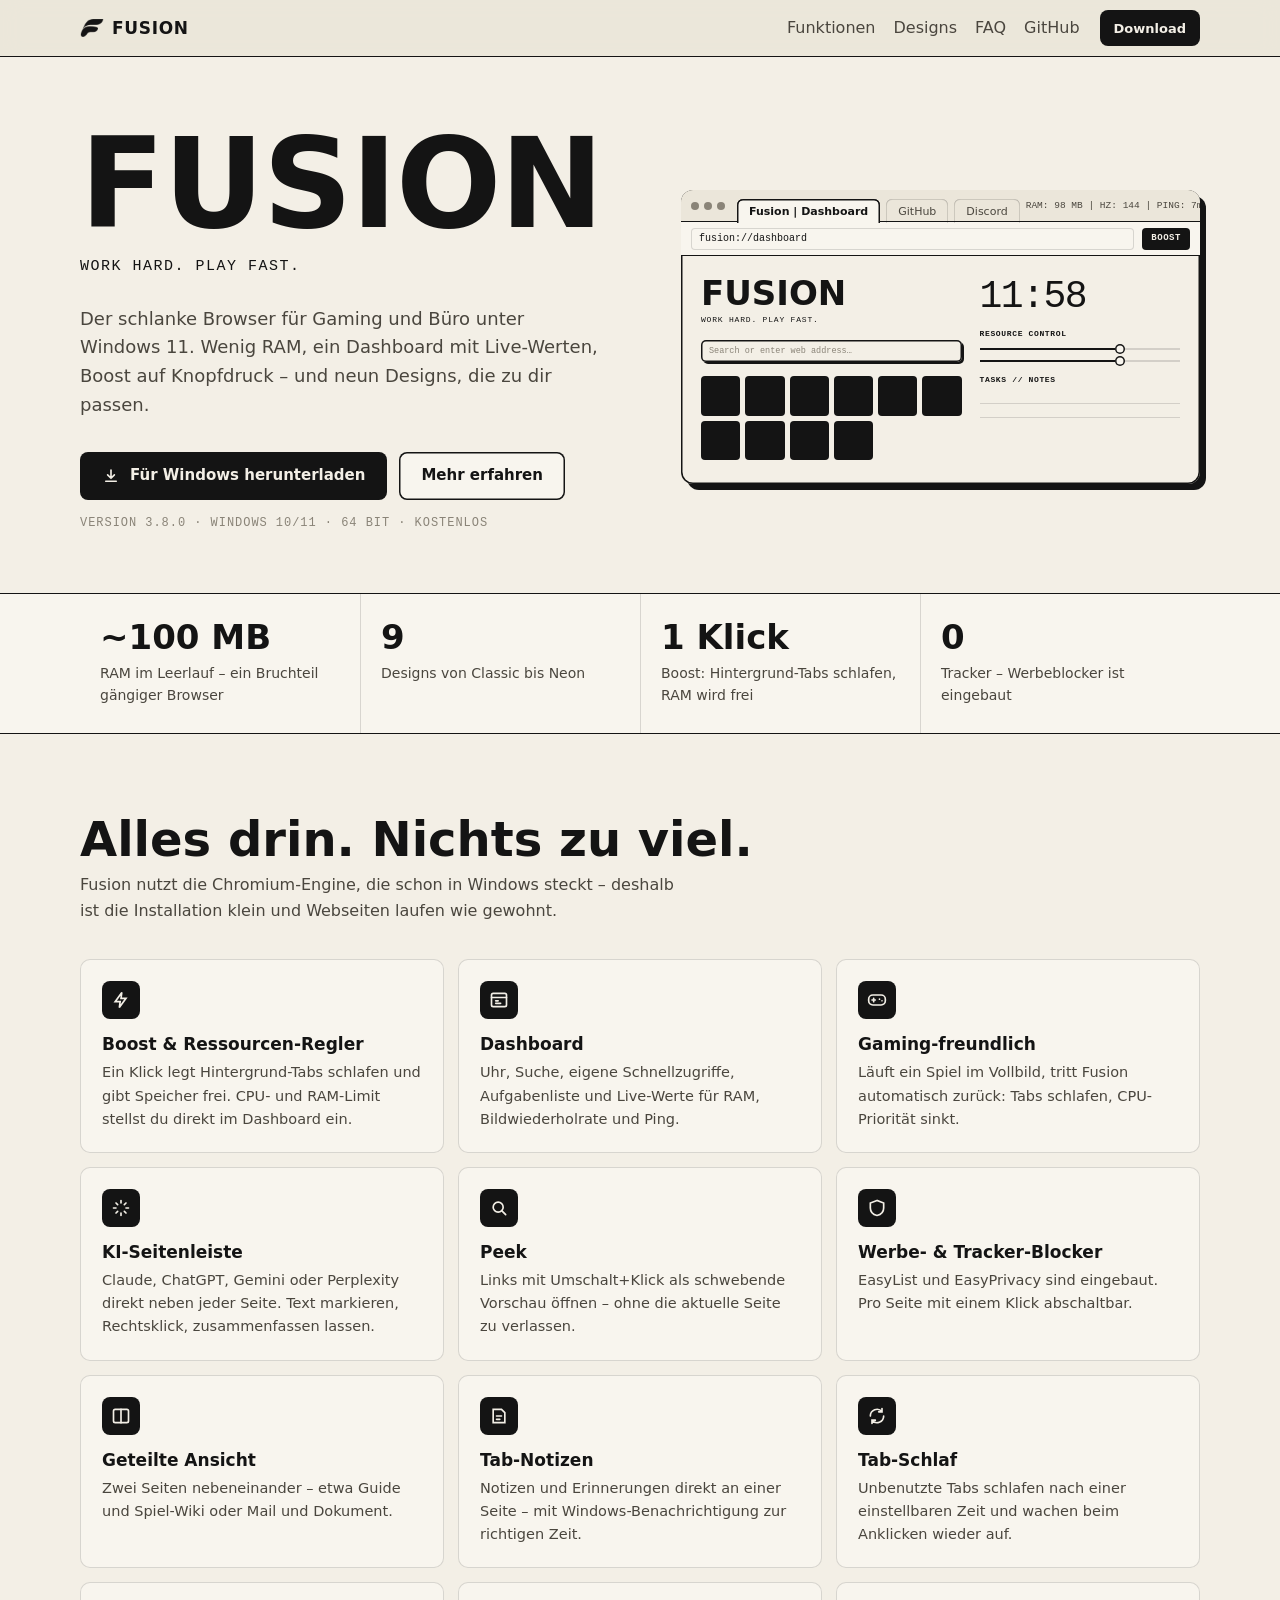
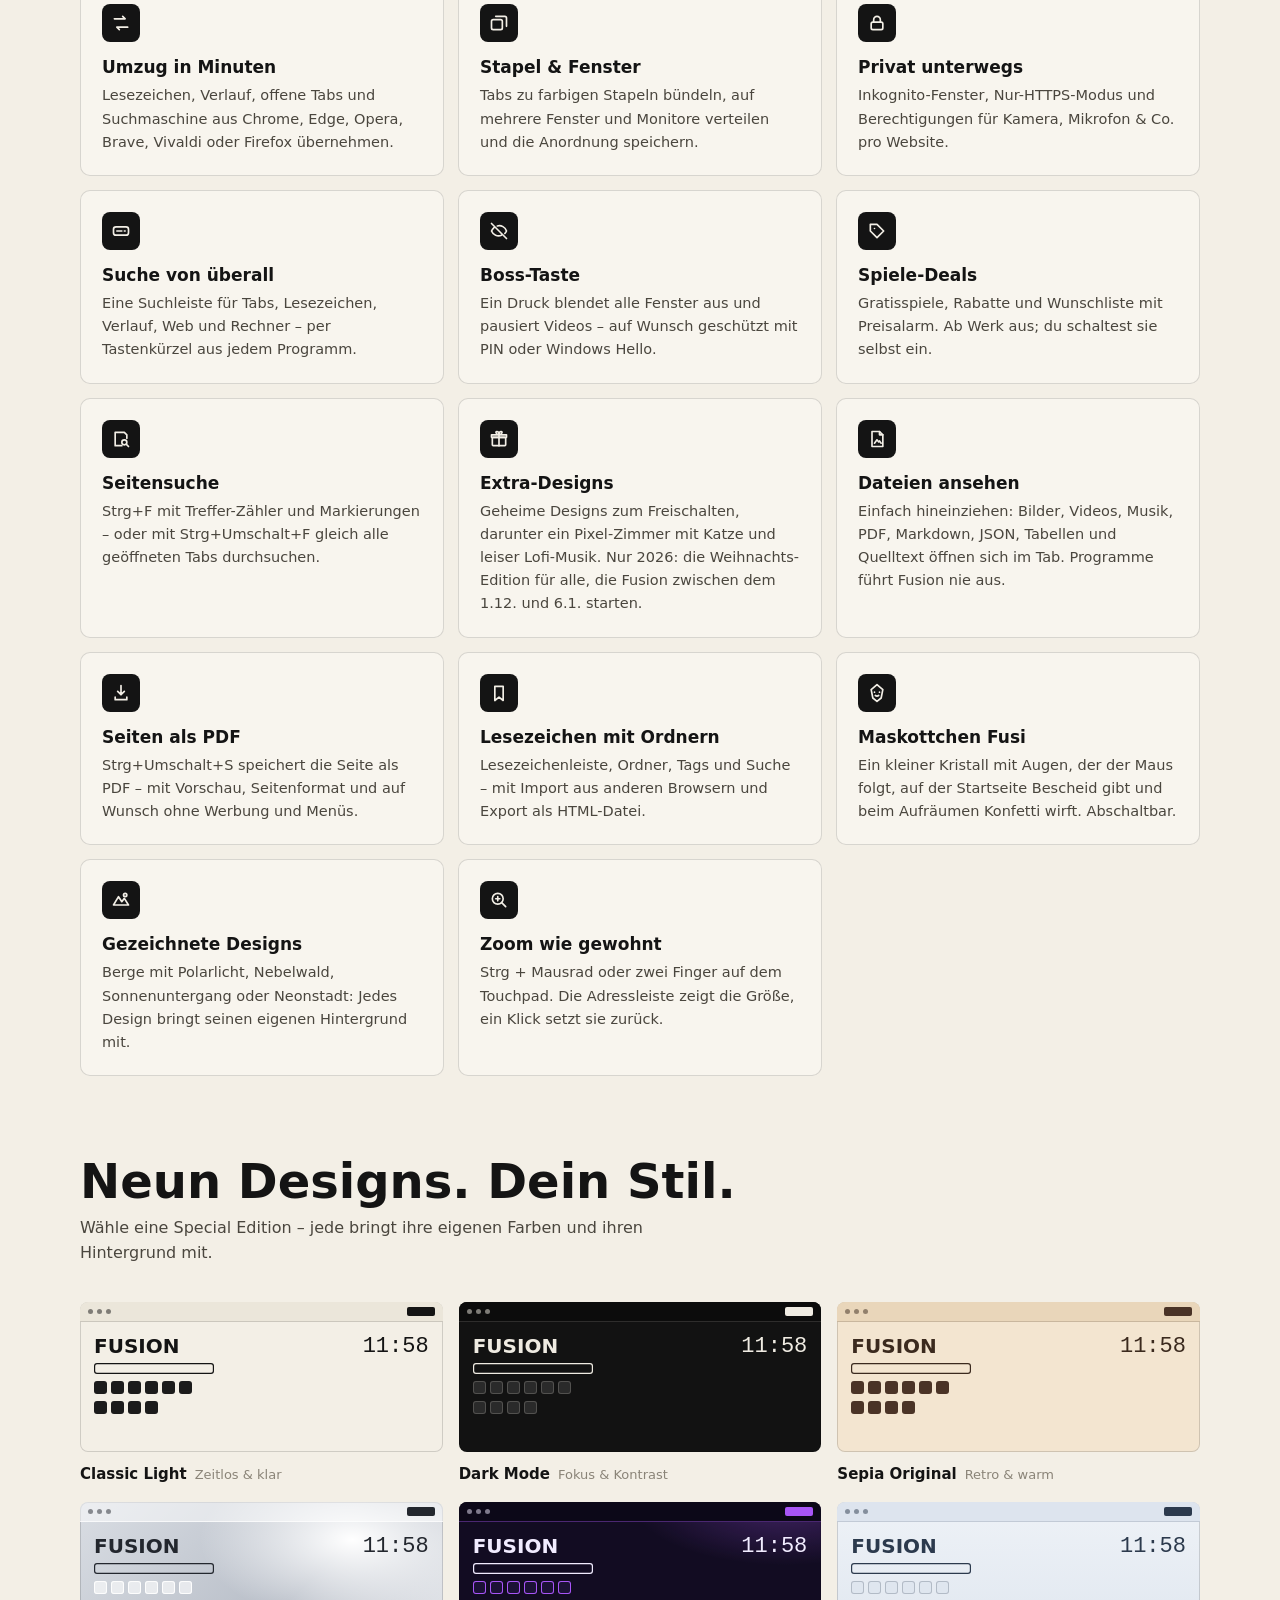
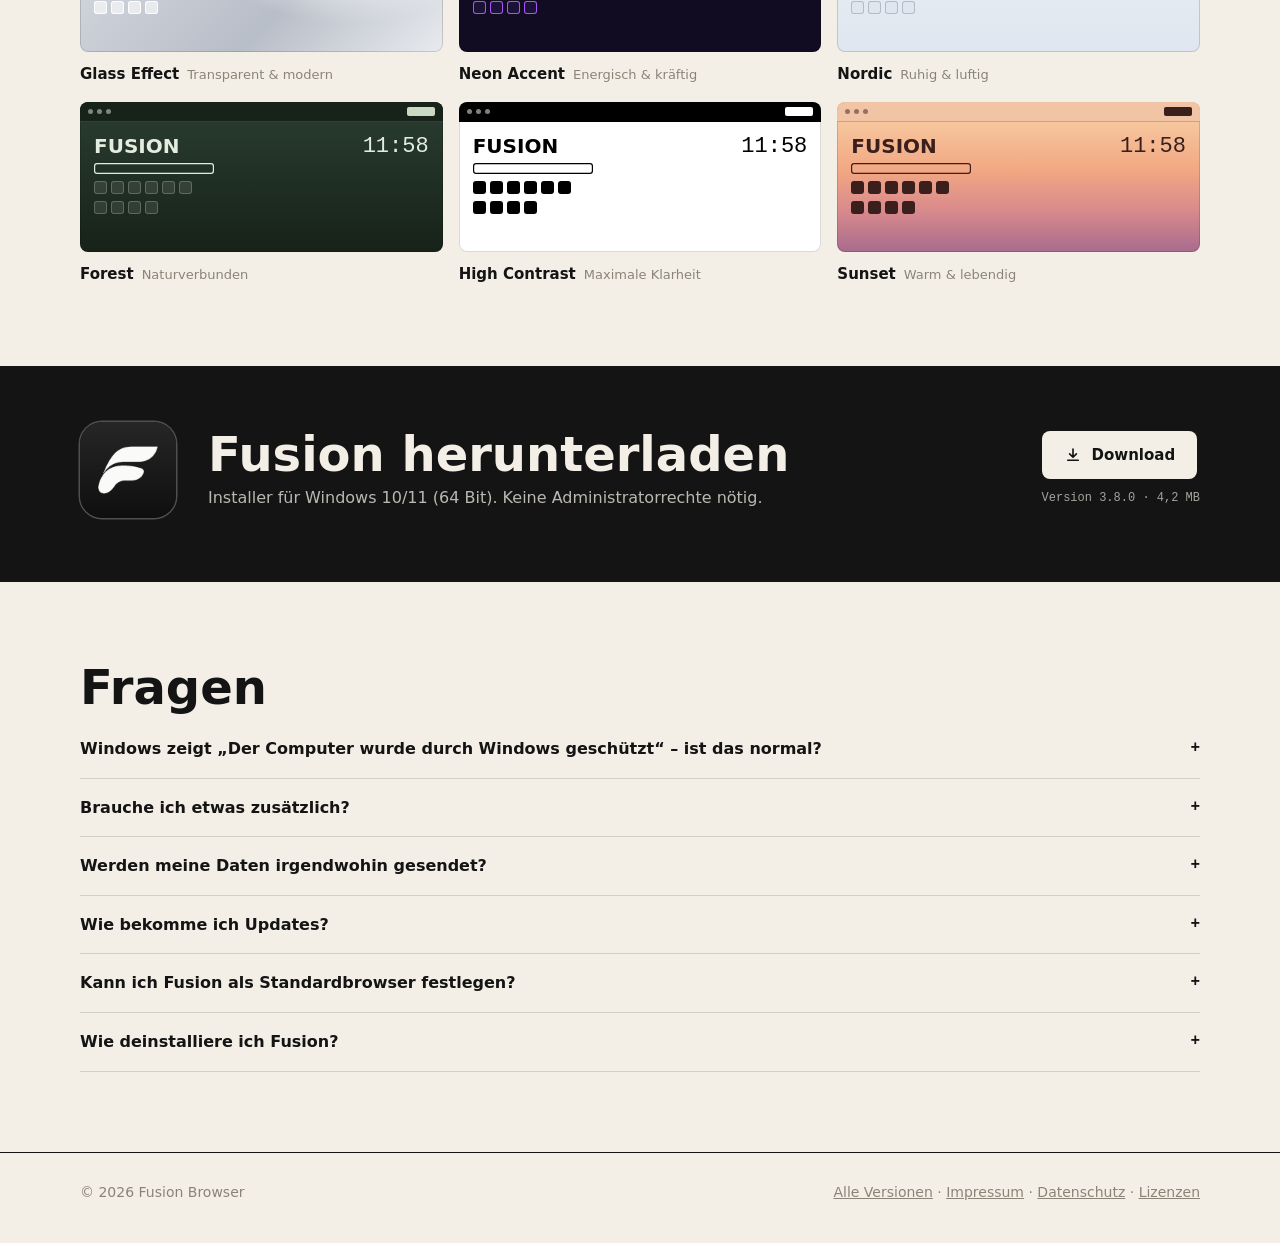
<file: index.html>
<!doctype html>
<html lang="de">
<head>
<meta charset="utf-8" />
<meta name="viewport" content="width=device-width, initial-scale=1" />
<title>Fusion Browser</title>
<meta name="description" content="Fusion – der schlanke Browser für Gaming und Büro unter Windows 11. Unter 100 MB RAM, Boost, Dashboard, 9 Designs, KI-Seitenleiste und Werbeblocker." />
<meta property="og:title" content="Fusion Browser" />
<meta property="og:description" content="Work hard. Play fast. Der schlanke Browser für Windows 11." />
<meta property="og:image" content="assets/fusion-app.png" />
<link rel="icon" href="assets/favicon.png" />
<style>
  :root {
    --paper: #f3efe6;
    --paper-2: #ebe6da;
    --card: #f8f5ee;
    --ink: #141414;
    --text-2: #4a463e;
    --text-3: #8a8478;
    --line: rgba(20, 20, 20, 0.14);
    --font: 'Segoe UI Variable Text', 'Segoe UI', Inter, system-ui, -apple-system, sans-serif;
    --display: 'Segoe UI Variable Display', 'Segoe UI', Inter, system-ui, -apple-system, sans-serif;
    --mono: 'Cascadia Mono', Consolas, 'SFMono-Regular', Menlo, monospace;
    color-scheme: light;
  }
  @media (prefers-color-scheme: dark) {
    :root:not([data-theme='light']) {
      --paper: #121212;
      --paper-2: #0c0c0c;
      --card: #1b1b1b;
      --ink: #efebe2;
      --text-2: #b9b4a8;
      --text-3: #7d786e;
      --line: rgba(239, 235, 226, 0.14);
      color-scheme: dark;
    }
    :root:not([data-theme='light']) .mark { filter: invert(1); }
  }
  :root[data-theme='dark'] {
    --paper: #121212; --paper-2: #0c0c0c; --card: #1b1b1b; --ink: #efebe2;
    --text-2: #b9b4a8; --text-3: #7d786e; --line: rgba(239, 235, 226, 0.14);
    color-scheme: dark;
  }
  :root[data-theme='dark'] .mark { filter: invert(1); }

  * { box-sizing: border-box; }
  html { scroll-behavior: smooth; }
  body {
    margin: 0;
    background: var(--paper);
    color: var(--ink);
    font: 16px/1.6 var(--font);
    -webkit-font-smoothing: antialiased;
  }
  a { color: inherit; }
  .wrap { width: min(1120px, 100% - 32px); margin: 0 auto; }
  .caps { font-family: var(--mono); font-size: 12px; letter-spacing: 0.08em; text-transform: uppercase; }

  /* Navigation */
  nav.top {
    position: sticky; top: 0; z-index: 10;
    background: color-mix(in srgb, var(--paper-2) 92%, transparent);
    backdrop-filter: blur(10px);
    border-bottom: 1px solid var(--ink);
  }
  nav.top .wrap { display: flex; align-items: center; gap: 20px; height: 56px; }
  .brand { display: flex; align-items: center; gap: 8px; text-decoration: none; font: 800 17px/1 var(--display); letter-spacing: 0.04em; }
  .brand img { width: 24px; height: 24px; }
  nav.top .links { display: flex; gap: 18px; margin-left: auto; }
  nav.top .links a { text-decoration: none; color: var(--text-2); }
  nav.top .links a:hover { color: var(--ink); text-decoration: underline; text-underline-offset: 4px; }
  .btn {
    display: inline-flex; align-items: center; gap: 10px;
    height: 48px; padding: 0 22px;
    border-radius: 8px; border: 0;
    background: var(--ink); color: var(--paper);
    font: 700 15px/1 var(--font); text-decoration: none; cursor: pointer;
    transition: transform 150ms ease, box-shadow 150ms ease;
  }
  .btn:hover { transform: translate(-2px, -2px); box-shadow: 4px 4px 0 var(--text-3); }
  .btn:active { transform: none; box-shadow: none; }
  .btn.ghost { background: var(--card); color: var(--ink); box-shadow: inset 0 0 0 1.5px var(--ink); }
  .btn.ghost:hover { box-shadow: inset 0 0 0 1.5px var(--ink), 4px 4px 0 var(--ink); }
  .btn.small { height: 36px; padding: 0 14px; font-size: 13px; }
  .btn svg { width: 18px; height: 18px; }
  @media (max-width: 720px) { nav.top .links { display: none; } nav.top .btn { margin-left: auto; } }

  /* Hero */
  .hero { padding: 72px 0 48px; }
  .hero .wrap { display: grid; grid-template-columns: 1.05fr 1fr; gap: 56px; align-items: center; }
  .hero h1 { margin: 0; font: 800 clamp(64px, 11vw, 124px)/0.9 var(--display); letter-spacing: -0.01em; }
  .hero .tag { margin: 14px 0 0; font-size: 15px; letter-spacing: 0.1em; }
  .hero p.lead { margin: 26px 0 0; max-width: 48ch; font-size: 18px; color: var(--text-2); }
  .hero .cta { display: flex; flex-wrap: wrap; gap: 12px; margin-top: 32px; }
  .hero .meta { margin-top: 14px; color: var(--text-3); font-size: 12px; }
  @media (max-width: 900px) { .hero .wrap { grid-template-columns: 1fr; } }

  /* Fenster-Mock */
  .window {
    border-radius: 12px; overflow: hidden;
    background: var(--paper);
    box-shadow: inset 0 0 0 1.5px var(--ink), 6px 6px 0 var(--ink);
    font-size: 11px;
  }
  .w-top { display: flex; align-items: flex-end; gap: 6px; height: 32px; padding: 0 10px; background: var(--paper-2); border-bottom: 1.5px solid var(--ink); }
  .w-top .dots { align-self: center; display: flex; gap: 5px; margin-right: 6px; }
  .w-top .dots i { width: 8px; height: 8px; border-radius: 50%; background: var(--text-3); }
  .w-tab { height: 24px; margin-bottom: -1.5px; padding: 4px 12px; border-radius: 6px 6px 0 0; box-shadow: inset 1px 0 0 var(--line), inset -1px 0 0 var(--line), inset 0 1px 0 var(--line); color: var(--text-2); white-space: nowrap; }
  .w-tab.on { background: var(--card); color: var(--ink); font-weight: 600; box-shadow: inset 1.5px 0 0 var(--ink), inset -1.5px 0 0 var(--ink), inset 0 1.5px 0 var(--ink); }
  .w-stat { margin-left: auto; align-self: center; font-family: var(--mono); font-size: 9.5px; color: var(--text-2); white-space: nowrap; }
  .w-bar { display: flex; align-items: center; gap: 8px; height: 34px; padding: 0 10px; background: var(--card); border-bottom: 1.5px solid var(--ink); }
  .w-url { flex: 1; height: 22px; display: flex; align-items: center; padding: 0 8px; border-radius: 4px; box-shadow: inset 0 0 0 1px var(--line); font-family: var(--mono); font-size: 10px; }
  .w-boost { height: 22px; padding: 0 9px; display: grid; place-items: center; border-radius: 4px; background: var(--ink); color: var(--paper); font: 700 9px/1 var(--mono); letter-spacing: 0.06em; }
  .w-body { display: grid; grid-template-columns: 1.3fr 1fr; gap: 18px; padding: 22px 20px 24px; }
  .w-body h4 { margin: 0; font: 800 34px/0.9 var(--display); }
  .w-body .t { margin: 5px 0 14px; font-family: var(--mono); font-size: 8px; letter-spacing: 0.1em; }
  .w-search { height: 22px; border-radius: 5px; box-shadow: inset 0 0 0 1.5px var(--ink), 2px 2px 0 var(--ink); margin-bottom: 14px; display: flex; align-items: center; padding: 0 8px; font-family: var(--mono); font-size: 8.5px; color: var(--text-3); }
  .w-tiles { display: grid; grid-template-columns: repeat(6, 1fr); gap: 5px; }
  .w-tiles span { aspect-ratio: 1; border-radius: 4px; background: var(--ink); }
  .w-clock { font: 400 38px/1 var(--mono); letter-spacing: -0.04em; }
  .w-side .lbl { margin: 14px 0 6px; font: 700 8px/1 var(--mono); letter-spacing: 0.08em; }
  .w-slider { position: relative; height: 2px; background: var(--line); margin: 10px 0; }
  .w-slider::before { content: ''; position: absolute; inset: 0 30% 0 0; background: var(--ink); }
  .w-slider::after { content: ''; position: absolute; left: 70%; top: -4px; width: 10px; height: 10px; margin-left: -5px; border-radius: 50%; background: var(--card); box-shadow: inset 0 0 0 1.5px var(--ink); }
  .w-task { height: 14px; border-bottom: 1px solid var(--line); }

  /* Kennzahlen */
  .stats { border-top: 1px solid var(--ink); border-bottom: 1px solid var(--ink); background: var(--card); }
  .stats .wrap { display: grid; grid-template-columns: repeat(4, 1fr); }
  .stat { padding: 26px 20px; border-left: 1px solid var(--line); }
  .stat:first-child { border-left: 0; }
  .stat b { display: block; font: 800 34px/1 var(--display); }
  .stat span { display: block; margin-top: 8px; color: var(--text-2); font-size: 14px; }
  @media (max-width: 720px) { .stats .wrap { grid-template-columns: 1fr 1fr; } .stat:nth-child(3) { border-left: 0; } .stat { border-top: 1px solid var(--line); } }

  section { padding: 80px 0 0; }
  h2 { margin: 0 0 8px; font: 800 clamp(32px, 5vw, 48px)/1.05 var(--display); }
  .sub { margin: 0 0 36px; color: var(--text-2); max-width: 60ch; }

  /* Funktionen */
  .grid { display: grid; grid-template-columns: repeat(3, 1fr); gap: 14px; }
  @media (max-width: 900px) { .grid { grid-template-columns: 1fr 1fr; } }
  @media (max-width: 600px) { .grid { grid-template-columns: 1fr; } }
  .card { padding: 22px; border-radius: 10px; background: var(--card); box-shadow: inset 0 0 0 1px var(--line); transition: box-shadow 150ms ease, transform 150ms ease; }
  .card:hover { transform: translate(-2px, -2px); box-shadow: inset 0 0 0 1.5px var(--ink), 4px 4px 0 var(--ink); }
  .card .ico { width: 38px; height: 38px; display: grid; place-items: center; border-radius: 8px; background: var(--ink); color: var(--paper); margin-bottom: 14px; }
  .card .ico svg { width: 20px; height: 20px; }
  .card h3 { margin: 0 0 6px; font: 700 17px/1.3 var(--display); }
  .card p { margin: 0; color: var(--text-2); font-size: 14.5px; }

  /* Designs */
  .designs { display: grid; grid-template-columns: repeat(3, 1fr); gap: 16px; }
  @media (max-width: 900px) { .designs { grid-template-columns: 1fr 1fr; } }
  @media (max-width: 560px) { .designs { grid-template-columns: 1fr; } }
  .ed figure { margin: 0; }
  .ed .pv { height: 150px; border-radius: 8px; overflow: hidden; display: flex; flex-direction: column; background: var(--bg); box-shadow: inset 0 0 0 1px rgba(0,0,0,.15); color: var(--fg); }
  .ed .pv .bar { height: 20px; display: flex; align-items: center; gap: 4px; padding: 0 8px; background: var(--chrome); border-bottom: 1px solid var(--edge); }
  .ed .pv .bar i { width: 5px; height: 5px; border-radius: 50%; background: var(--chrome-fg); opacity: .5; }
  .ed .pv .bar b { margin-left: auto; width: 28px; height: 9px; border-radius: 2px; background: var(--acc); }
  .ed .pv .in { flex: 1; display: flex; justify-content: space-between; padding: 14px; }
  .ed .pv .l { display: flex; flex-direction: column; gap: 7px; }
  .ed .pv .l strong { font: 800 20px/1 var(--display); }
  .ed .pv .s { width: 120px; height: 11px; border-radius: 3px; box-shadow: inset 0 0 0 1.2px var(--fg); }
  .ed .pv .tl { display: grid; grid-template-columns: repeat(6, 13px); gap: 4px; }
  .ed .pv .tl span { height: 13px; border-radius: 3px; background: var(--tile); box-shadow: inset 0 0 0 1px var(--tedge, transparent); }
  .ed .pv .c { font: 400 22px/1 var(--mono); }
  .ed figcaption { margin-top: 10px; display: flex; gap: 8px; align-items: baseline; }
  .ed figcaption b { font-size: 15px; }
  .ed figcaption span { color: var(--text-3); font-size: 13px; }

  /* Download */
  .dl { margin-top: 80px; padding: 56px 0 64px; background: var(--ink); color: var(--paper); }
  .dl .wrap { display: grid; grid-template-columns: auto 1fr auto; gap: 32px; align-items: center; }
  .dl img { width: 96px; height: 96px; border-radius: 22px; box-shadow: 0 0 0 1.5px rgba(255,255,255,.25); }
  .dl h2 { color: var(--paper); margin: 0; }
  .dl p { margin: 6px 0 0; opacity: .75; }
  .dl .btn { background: var(--paper); color: var(--ink); }
  .dl .btn:hover { box-shadow: 4px 4px 0 rgba(255,255,255,.35); }
  .dl .ver { display: block; margin-top: 10px; font-family: var(--mono); font-size: 12px; opacity: .65; text-align: right; }
  @media (max-width: 760px) { .dl .wrap { grid-template-columns: 1fr; text-align: left; } .dl .ver { text-align: left; } }

  /* FAQ */
  details { border-bottom: 1px solid var(--line); padding: 16px 0; }
  details summary { cursor: pointer; font-weight: 600; list-style: none; display: flex; justify-content: space-between; gap: 16px; }
  details summary::after { content: '+'; font-family: var(--mono); }
  details[open] summary::after { content: '–'; }
  details p { margin: 10px 0 0; color: var(--text-2); }
  code { font-family: var(--mono); font-size: .92em; padding: 1px 5px; border-radius: 4px; box-shadow: inset 0 0 0 1px var(--line); }

  footer { margin-top: 80px; padding: 28px 0 40px; border-top: 1px solid var(--ink); color: var(--text-3); font-size: 14px; }
  footer .wrap { display: flex; flex-wrap: wrap; gap: 16px; justify-content: space-between; }
</style>
</head>
<body>
  <nav class="top">
    <div class="wrap">
      <a class="brand" href="#"><img class="mark" src="assets/fusion-mark.png" alt="" />FUSION</a>
      <div class="links">
        <a href="#funktionen">Funktionen</a>
        <a href="#designs">Designs</a>
        <a href="#faq">FAQ</a>
        <a class="repo-link" href="#">GitHub</a>
      </div>
      <a class="btn small dl-link" href="#download">Download</a>
    </div>
  </nav>

  <header class="hero">
    <div class="wrap">
      <div>
        <h1>FUSION</h1>
        <p class="tag caps">Work hard. Play fast.</p>
        <p class="lead">
          Der schlanke Browser für Gaming und Büro unter Windows&nbsp;11. Wenig RAM,
          ein Dashboard mit Live-Werten, Boost auf Knopfdruck – und neun Designs, die zu dir passen.
        </p>
        <div class="cta">
          <a class="btn dl-link" href="#download">
            <svg viewBox="0 0 24 24" fill="none" stroke="currentColor" stroke-width="2.2" stroke-linecap="round" stroke-linejoin="round"><path d="M12 4v11m0 0-4.5-4.5M12 15l4.5-4.5M5 19h14"/></svg>
            Für Windows herunterladen
          </a>
          <a class="btn ghost" href="#funktionen">Mehr erfahren</a>
        </div>
        <p class="meta caps"><span class="ver-text">Windows 10/11 · 64 Bit</span> · kostenlos</p>
      </div>

      <div class="window" aria-hidden="true">
        <div class="w-top">
          <span class="dots"><i></i><i></i><i></i></span>
          <span class="w-tab on">Fusion | Dashboard</span><span class="w-tab">GitHub</span><span class="w-tab">Discord</span>
          <span class="w-stat">RAM: 98 MB | HZ: 144 | PING: 7ms</span>
        </div>
        <div class="w-bar"><span class="w-url">fusion://dashboard</span><span class="w-boost">BOOST</span></div>
        <div class="w-body">
          <div>
            <h4>FUSION</h4>
            <div class="t">WORK HARD. PLAY FAST.</div>
            <div class="w-search">Search or enter web address…</div>
            <div class="w-tiles"><span></span><span></span><span></span><span></span><span></span><span></span><span></span><span></span><span></span><span></span></div>
          </div>
          <div class="w-side">
            <div class="w-clock">11:58</div>
            <div class="lbl">RESOURCE CONTROL</div>
            <div class="w-slider"></div>
            <div class="w-slider"></div>
            <div class="lbl">TASKS // NOTES</div>
            <div class="w-task"></div><div class="w-task"></div>
          </div>
        </div>
      </div>
    </div>
  </header>

  <div class="stats">
    <div class="wrap">
      <div class="stat"><b>~100 MB</b><span>RAM im Leerlauf – ein Bruchteil gängiger Browser</span></div>
      <div class="stat"><b>9</b><span>Designs von Classic bis Neon</span></div>
      <div class="stat"><b>1 Klick</b><span>Boost: Hintergrund-Tabs schlafen, RAM wird frei</span></div>
      <div class="stat"><b>0</b><span>Tracker – Werbeblocker ist eingebaut</span></div>
    </div>
  </div>

  <section id="funktionen">
    <div class="wrap">
      <h2>Alles drin. Nichts zu viel.</h2>
      <p class="sub">Fusion nutzt die Chromium-Engine, die schon in Windows steckt – deshalb ist die Installation klein und Webseiten laufen wie gewohnt.</p>
      <div class="grid">
        <div class="card"><div class="ico"><svg viewBox="0 0 24 24" fill="none" stroke="currentColor" stroke-width="2" stroke-linecap="round"><path d="M13 3 5 14h6l-1 7 8-11h-6z"/></svg></div><h3>Boost & Ressourcen-Regler</h3><p>Ein Klick legt Hintergrund-Tabs schlafen und gibt Speicher frei. CPU- und RAM-Limit stellst du direkt im Dashboard ein.</p></div>
        <div class="card"><div class="ico"><svg viewBox="0 0 24 24" fill="none" stroke="currentColor" stroke-width="2" stroke-linecap="round"><rect x="3" y="4" width="18" height="16" rx="2"/><path d="M3 9h18M8 13h3M8 16h6"/></svg></div><h3>Dashboard</h3><p>Uhr, Suche, eigene Schnellzugriffe, Aufgabenliste und Live-Werte für RAM, Bildwiederholrate und Ping.</p></div>
        <div class="card"><div class="ico"><svg viewBox="0 0 24 24" fill="none" stroke="currentColor" stroke-width="2" stroke-linecap="round"><path d="M6 12h4m-2-2v4M15 11h.01M18 13h.01"/><rect x="2" y="6" width="20" height="12" rx="5"/></svg></div><h3>Gaming-freundlich</h3><p>Läuft ein Spiel im Vollbild, tritt Fusion automatisch zurück: Tabs schlafen, CPU-Priorität sinkt.</p></div>
        <div class="card"><div class="ico"><svg viewBox="0 0 24 24" fill="none" stroke="currentColor" stroke-width="2" stroke-linecap="round"><path d="M12 3v3m0 12v3M3 12h3m12 0h3M6 6l2 2m8 8 2 2M6 18l2-2m8-8 2-2"/></svg></div><h3>KI-Seitenleiste</h3><p>Claude, ChatGPT, Gemini oder Perplexity direkt neben jeder Seite. Text markieren, Rechtsklick, zusammenfassen lassen.</p></div>
        <div class="card"><div class="ico"><svg viewBox="0 0 24 24" fill="none" stroke="currentColor" stroke-width="2" stroke-linecap="round"><circle cx="11" cy="11" r="6"/><path d="m20 20-4.5-4.5"/></svg></div><h3>Peek</h3><p>Links mit Umschalt+Klick als schwebende Vorschau öffnen – ohne die aktuelle Seite zu verlassen.</p></div>
        <div class="card"><div class="ico"><svg viewBox="0 0 24 24" fill="none" stroke="currentColor" stroke-width="2" stroke-linecap="round"><path d="M12 3 4 6v6c0 5 3.5 8 8 9 4.5-1 8-4 8-9V6z"/></svg></div><h3>Werbe- & Tracker-Blocker</h3><p>EasyList und EasyPrivacy sind eingebaut. Pro Seite mit einem Klick abschaltbar.</p></div>
        <div class="card"><div class="ico"><svg viewBox="0 0 24 24" fill="none" stroke="currentColor" stroke-width="2" stroke-linecap="round"><rect x="3" y="4" width="18" height="16" rx="2"/><path d="M12 4v16"/></svg></div><h3>Geteilte Ansicht</h3><p>Zwei Seiten nebeneinander – etwa Guide und Spiel-Wiki oder Mail und Dokument.</p></div>
        <div class="card"><div class="ico"><svg viewBox="0 0 24 24" fill="none" stroke="currentColor" stroke-width="2" stroke-linecap="round"><path d="M5 4h10l4 4v12H5z"/><path d="M9 12h6M9 16h4"/></svg></div><h3>Tab-Notizen</h3><p>Notizen und Erinnerungen direkt an einer Seite – mit Windows-Benachrichtigung zur richtigen Zeit.</p></div>
        <div class="card"><div class="ico"><svg viewBox="0 0 24 24" fill="none" stroke="currentColor" stroke-width="2" stroke-linecap="round"><path d="M4 12a8 8 0 0 1 14-5.3M20 12a8 8 0 0 1-14 5.3M18 3v4h-4M6 21v-4h4"/></svg></div><h3>Tab-Schlaf</h3><p>Unbenutzte Tabs schlafen nach einer einstellbaren Zeit und wachen beim Anklicken wieder auf.</p></div>
        <div class="card"><div class="ico"><svg viewBox="0 0 24 24" fill="none" stroke="currentColor" stroke-width="2" stroke-linecap="round" stroke-linejoin="round"><path d="M4 7h13l-3-3M20 17H7l3 3"/></svg></div><h3>Umzug in Minuten</h3><p>Lesezeichen, Verlauf, offene Tabs und Suchmaschine aus Chrome, Edge, Opera, Brave, Vivaldi oder Firefox übernehmen.</p></div>
        <div class="card"><div class="ico"><svg viewBox="0 0 24 24" fill="none" stroke="currentColor" stroke-width="2" stroke-linecap="round" stroke-linejoin="round"><rect x="3" y="8" width="13" height="12" rx="2"/><path d="M8 4h11a2 2 0 0 1 2 2v10"/></svg></div><h3>Stapel & Fenster</h3><p>Tabs zu farbigen Stapeln bündeln, auf mehrere Fenster und Monitore verteilen und die Anordnung speichern.</p></div>
        <div class="card"><div class="ico"><svg viewBox="0 0 24 24" fill="none" stroke="currentColor" stroke-width="2" stroke-linecap="round" stroke-linejoin="round"><rect x="5" y="11" width="14" height="9" rx="2"/><path d="M8 11V8a4 4 0 0 1 8 0v3"/></svg></div><h3>Privat unterwegs</h3><p>Inkognito-Fenster, Nur-HTTPS-Modus und Berechtigungen für Kamera, Mikrofon &amp; Co. pro Website.</p></div>
        <div class="card"><div class="ico"><svg viewBox="0 0 24 24" fill="none" stroke="currentColor" stroke-width="2" stroke-linecap="round" stroke-linejoin="round"><rect x="3" y="7" width="18" height="10" rx="3"/><path d="M7 12h6M16 12h1"/></svg></div><h3>Suche von überall</h3><p>Eine Suchleiste für Tabs, Lesezeichen, Verlauf, Web und Rechner – per Tastenkürzel aus jedem Programm.</p></div>
        <div class="card"><div class="ico"><svg viewBox="0 0 24 24" fill="none" stroke="currentColor" stroke-width="2" stroke-linecap="round" stroke-linejoin="round"><path d="M3 3l18 18M10 6a9 9 0 0 1 11 6 12 12 0 0 1-2 3M6 8a12 12 0 0 0-3 4 9 9 0 0 0 12 5"/></svg></div><h3>Boss-Taste</h3><p>Ein Druck blendet alle Fenster aus und pausiert Videos – auf Wunsch geschützt mit PIN oder Windows Hello.</p></div>
        <div class="card"><div class="ico"><svg viewBox="0 0 24 24" fill="none" stroke="currentColor" stroke-width="2" stroke-linecap="round" stroke-linejoin="round"><path d="M4 4h8l8 8-8 8-8-8z"/><path d="M9 9h.01"/></svg></div><h3>Spiele-Deals</h3><p>Gratisspiele, Rabatte und Wunschliste mit Preisalarm. Ab Werk aus; du schaltest sie selbst ein.</p></div>
        <div class="card"><div class="ico"><svg viewBox="0 0 24 24" fill="none" stroke="currentColor" stroke-width="2" stroke-linecap="round" stroke-linejoin="round"><path d="M13 20H5V4h11l3 3v4"/><circle cx="16" cy="16" r="3"/><path d="m21 21-2.5-2.5"/></svg></div><h3>Seitensuche</h3><p>Strg+F mit Treffer-Zähler und Markierungen – oder mit Strg+Umschalt+F gleich alle geöffneten Tabs durchsuchen.</p></div>
        <div class="card"><div class="ico"><svg viewBox="0 0 24 24" fill="none" stroke="currentColor" stroke-width="2" stroke-linecap="round" stroke-linejoin="round"><rect x="4" y="10" width="16" height="10" rx="1"/><path d="M3 7h18v3H3zM12 7v13M12 7C9 7 7 3 9.5 3S12 7 12 7s0-4 2.5-4S15 7 12 7z"/></svg></div><h3>Extra-Designs</h3><p>Geheime Designs zum Freischalten, darunter ein Pixel-Zimmer mit Katze und leiser Lofi-Musik. Nur 2026: die Weihnachts-Edition für alle, die Fusion zwischen dem 1.12. und 6.1. starten.</p></div>
        <div class="card"><div class="ico"><svg viewBox="0 0 24 24" fill="none" stroke="currentColor" stroke-width="2" stroke-linecap="round" stroke-linejoin="round"><path d="M6 3h9l4 4v14H6z"/><path d="M15 3v4h4M9 17l3-4 2 2.5 1-1.2 2 2.7"/></svg></div><h3>Dateien ansehen</h3><p>Einfach hineinziehen: Bilder, Videos, Musik, PDF, Markdown, JSON, Tabellen und Quelltext öffnen sich im Tab. Programme führt Fusion nie aus.</p></div>
        <div class="card"><div class="ico"><svg viewBox="0 0 24 24" fill="none" stroke="currentColor" stroke-width="2" stroke-linecap="round" stroke-linejoin="round"><path d="M12 3v11m0 0-4-4m4 4 4-4M5 17v3h14v-3"/></svg></div><h3>Seiten als PDF</h3><p>Strg+Umschalt+S speichert die Seite als PDF – mit Vorschau, Seitenformat und auf Wunsch ohne Werbung und Menüs.</p></div>
        <div class="card"><div class="ico"><svg viewBox="0 0 24 24" fill="none" stroke="currentColor" stroke-width="2" stroke-linecap="round" stroke-linejoin="round"><path d="M7 4h10v17l-5-4-5 4z"/></svg></div><h3>Lesezeichen mit Ordnern</h3><p>Lesezeichenleiste, Ordner, Tags und Suche – mit Import aus anderen Browsern und Export als HTML-Datei.</p></div>
        <div class="card"><div class="ico"><svg viewBox="0 0 24 24" fill="none" stroke="currentColor" stroke-width="2" stroke-linecap="round" stroke-linejoin="round"><path d="M12 2 19 8l-2 10-5 4-5-4L5 8z"/><path d="M9 11h.01M15 11h.01M10 15q2 1.5 4 0"/></svg></div><h3>Maskottchen Fusi</h3><p>Ein kleiner Kristall mit Augen, der der Maus folgt, auf der Startseite Bescheid gibt und beim Aufräumen Konfetti wirft. Abschaltbar.</p></div>
        <div class="card"><div class="ico"><svg viewBox="0 0 24 24" fill="none" stroke="currentColor" stroke-width="2" stroke-linecap="round" stroke-linejoin="round"><path d="M3 18 9 8l4 6 3-4 5 8z"/><circle cx="17" cy="6" r="2"/></svg></div><h3>Gezeichnete Designs</h3><p>Berge mit Polarlicht, Nebelwald, Sonnenuntergang oder Neonstadt: Jedes Design bringt seinen eigenen Hintergrund mit.</p></div>
        <div class="card"><div class="ico"><svg viewBox="0 0 24 24" fill="none" stroke="currentColor" stroke-width="2" stroke-linecap="round" stroke-linejoin="round"><circle cx="10.5" cy="10.5" r="6.5"/><path d="m20 20-4.8-4.8M10.5 8v5M8 10.5h5"/></svg></div><h3>Zoom wie gewohnt</h3><p>Strg + Mausrad oder zwei Finger auf dem Touchpad. Die Adressleiste zeigt die Größe, ein Klick setzt sie zurück.</p></div>
      </div>
    </div>
  </section>

  <section id="designs">
    <div class="wrap">
      <h2>Neun Designs. Dein Stil.</h2>
      <p class="sub">Wähle eine Special Edition – jede bringt ihre eigenen Farben und ihren Hintergrund mit.</p>
      <div class="designs" id="design-grid"></div>
    </div>
  </section>

  <div class="dl" id="download">
    <div class="wrap">
      <img src="assets/fusion-app.png" alt="" />
      <div>
        <h2>Fusion herunterladen</h2>
        <p>Installer für Windows 10/11 (64 Bit). Keine Administratorrechte nötig.</p>
      </div>
      <div>
        <a class="btn dl-link" id="dl-main" href="#">
          <svg viewBox="0 0 24 24" fill="none" stroke="currentColor" stroke-width="2.2" stroke-linecap="round" stroke-linejoin="round"><path d="M12 4v11m0 0-4.5-4.5M12 15l4.5-4.5M5 19h14"/></svg>
          Download
        </a>
        <span class="ver" id="dl-ver">neueste Version</span>
      </div>
    </div>
  </div>

  <section id="faq">
    <div class="wrap">
      <h2>Fragen</h2>
      <details><summary>Windows zeigt „Der Computer wurde durch Windows geschützt“ – ist das normal?</summary><p>Ja. Fusion ist (noch) nicht mit einem kostenpflichtigen Zertifikat signiert, deshalb warnt SmartScreen bei neuen Programmen. Klicke auf <b>Weitere Informationen</b> und dann <b>Trotzdem ausführen</b>.</p></details>
      <details><summary>Brauche ich etwas zusätzlich?</summary><p>Nein. Fusion nutzt die WebView2-Runtime, die in Windows 11 enthalten ist. Unter Windows 10 installiert der Installer sie bei Bedarf automatisch.</p></details>
      <details><summary>Werden meine Daten irgendwohin gesendet?</summary><p>Nein. Verlauf, Lesezeichen, Notizen, Passwörter und Einstellungen bleiben auf deinem PC. Netzwerkzugriffe gibt es nur zu den Seiten, die du besuchst, zur Update-Prüfung, zu den Filterlisten des Werbeblockers, zum Ping-Ziel (abschaltbar), zur KI, die du selbst auswählst, und – nur wenn du sie einschaltest – zu den Quellen der Spiele-Deals. Details in der <a href="datenschutz.html">Datenschutzerklärung</a>.</p></details>
      <details><summary>Wie bekomme ich Updates?</summary><p>Fusion prüft beim Start, ob es eine neue Version gibt, und zeigt sie auf dem Dashboard an. Ein Klick auf „Jetzt aktualisieren“ genügt – Updates sind digital signiert. Wer noch Version 0.4.0 oder älter hat, installiert einmalig die aktuelle Version von dieser Seite.</p></details>
      <details><summary>Kann ich Fusion als Standardbrowser festlegen?</summary><p>Ja, unter Einstellungen › System. Links aus anderen Apps öffnen sich dann in Fusion.</p></details>
      <details><summary>Wie deinstalliere ich Fusion?</summary><p>Über Windows-Einstellungen › Apps › Installierte Apps › Fusion › Deinstallieren.</p></details>
    </div>
  </section>

  <footer>
    <div class="wrap">
      <span>© <span id="year"></span> Fusion Browser</span>
      <span><a class="rel-link" href="#">Alle Versionen</a> · <a href="kontakt.html">Impressum</a> · <a href="datenschutz.html">Datenschutz</a> · <a href="licenses.html">Lizenzen</a></span>
    </div>
  </footer>

<script>
  // ---- Einstellung: GitHub-Repository (für die Links „GitHub“ / „Alle Versionen“) ----
  const REPO = 'MrZock/fusion-browser';
  // -------------------------------------------------------------------------------------

  const repoUrl = `https://github.com/${REPO}`;
  document.querySelectorAll('.repo-link').forEach((a) => (a.href = repoUrl));
  document.querySelectorAll('.rel-link').forEach((a) => (a.href = `${repoUrl}/tree/main/download`));
  document.getElementById('year').textContent = new Date().getFullYear();

  // Download: der Installer liegt auf dieser Seite unter download/ (latest.json
  // nennt Datei, Version und Größe; erzeugt von scripts/publish_site.py).
  const main = document.getElementById('dl-main');
  main.href = 'download/Fusion-Setup.exe';
  fetch('download/latest.json', { cache: 'no-store' })
    .then((r) => (r.ok ? r.json() : Promise.reject(r.status)))
    .then((d) => {
      main.href = `download/${d.file}`;
      main.setAttribute('download', d.file);
      const mb = (d.size / 1048576).toFixed(1).replace('.', ',');
      document.getElementById('dl-ver').textContent = `Version ${d.version} · ${mb} MB`;
      document.querySelector('.ver-text').textContent = `Version ${d.version} · Windows 10/11 · 64 Bit`;
    })
    .catch(() => {});

  // Design-Galerie (Farben wie in Fusion, scripts/gen_tokens.py)
  const EDITIONS = [
    ['Classic Light', 'Zeitlos & klar', { bg: '#f3efe6', chrome: '#ebe6da', fg: '#141414', chromeFg: '#141414', tile: '#1b1b1b', acc: '#141414', edge: 'rgba(20,20,20,.15)' }],
    ['Dark Mode', 'Fokus & Kontrast', { bg: '#121212', chrome: '#0c0c0c', fg: '#efebe2', chromeFg: '#efebe2', tile: '#2a2a2a', acc: '#efebe2', edge: 'rgba(239,235,226,.15)', tedge: 'rgba(239,235,226,.2)' }],
    ['Sepia Original', 'Retro & warm', { bg: '#f3e5d0', chrome: '#e9d6ba', fg: '#3b2a1e', chromeFg: '#3b2a1e', tile: '#4a3326', acc: '#4a3326', edge: 'rgba(59,42,30,.18)' }],
    ['Glass Effect', 'Transparent & modern', { bg: 'radial-gradient(60% 80% at 75% 25%, #fff, transparent 70%), linear-gradient(135deg, #d9dde3, #b8bec8 60%, #e8eaee)', chrome: 'rgba(255,255,255,.5)', fg: '#23272e', chromeFg: '#23272e', tile: 'rgba(255,255,255,.6)', acc: '#23272e', edge: 'rgba(255,255,255,.7)', tedge: 'rgba(255,255,255,.9)' }],
    ['Neon Accent', 'Energisch & kräftig', { bg: 'radial-gradient(60% 60% at 90% 0%, rgba(168,85,247,.3), transparent 70%), #120c22', chrome: '#0c0818', fg: '#f1ecff', chromeFg: '#f1ecff', tile: '#1c1236', acc: '#a855f7', edge: 'rgba(168,85,247,.4)', tedge: '#a855f7' }],
    ['Nordic', 'Ruhig & luftig', { bg: 'linear-gradient(180deg, #eef2f7, #dfe6ef)', chrome: '#dde4ee', fg: '#2c3a4d', chromeFg: '#2c3a4d', tile: '#dfe6ef', acc: '#2c3a4d', edge: 'rgba(44,58,77,.15)', tedge: 'rgba(44,58,77,.25)' }],
    ['Forest', 'Naturverbunden', { bg: 'linear-gradient(180deg, #2a3d30, #172219)', chrome: '#172219', fg: '#e4ecdf', chromeFg: '#e4ecdf', tile: 'rgba(228,236,223,.1)', acc: '#c9d8c0', edge: 'rgba(228,236,223,.15)', tedge: 'rgba(228,236,223,.25)' }],
    ['High Contrast', 'Maximale Klarheit', { bg: '#ffffff', chrome: '#000000', fg: '#000000', chromeFg: '#ffffff', tile: '#000000', acc: '#ffffff', edge: '#000000' }],
    ['Sunset', 'Warm & lebendig', { bg: 'linear-gradient(180deg, #f8d3a8, #f2a883 45%, #d98a8c 72%, #a86b8e)', chrome: 'rgba(241,196,166,.9)', fg: '#3a1f1d', chromeFg: '#3a1f1d', tile: '#3a1f1d', acc: '#3a1f1d', edge: 'rgba(58,31,29,.2)' }],
  ];
  const grid = document.getElementById('design-grid');
  for (const [name, blurb, c] of EDITIONS) {
    const el = document.createElement('div');
    el.className = 'ed';
    el.style.cssText = `--bg:${c.bg};--chrome:${c.chrome};--fg:${c.fg};--chrome-fg:${c.chromeFg};--tile:${c.tile};--acc:${c.acc};--edge:${c.edge};--tedge:${c.tedge || 'transparent'}`;
    el.innerHTML = `<figure><div class="pv" aria-hidden="true"><div class="bar"><i></i><i></i><i></i><b></b></div>
      <div class="in"><div class="l"><strong>FUSION</strong><span class="s"></span><span class="tl">${'<span></span>'.repeat(6)}</span><span class="tl">${'<span></span>'.repeat(4)}</span></div><span class="c">11:58</span></div></div>
      <figcaption><b></b><span></span></figcaption></figure>`;
    el.querySelector('figcaption b').textContent = name;
    el.querySelector('figcaption span').textContent = blurb;
    grid.appendChild(el);
  }
</script>
</body>
</html>
</file>
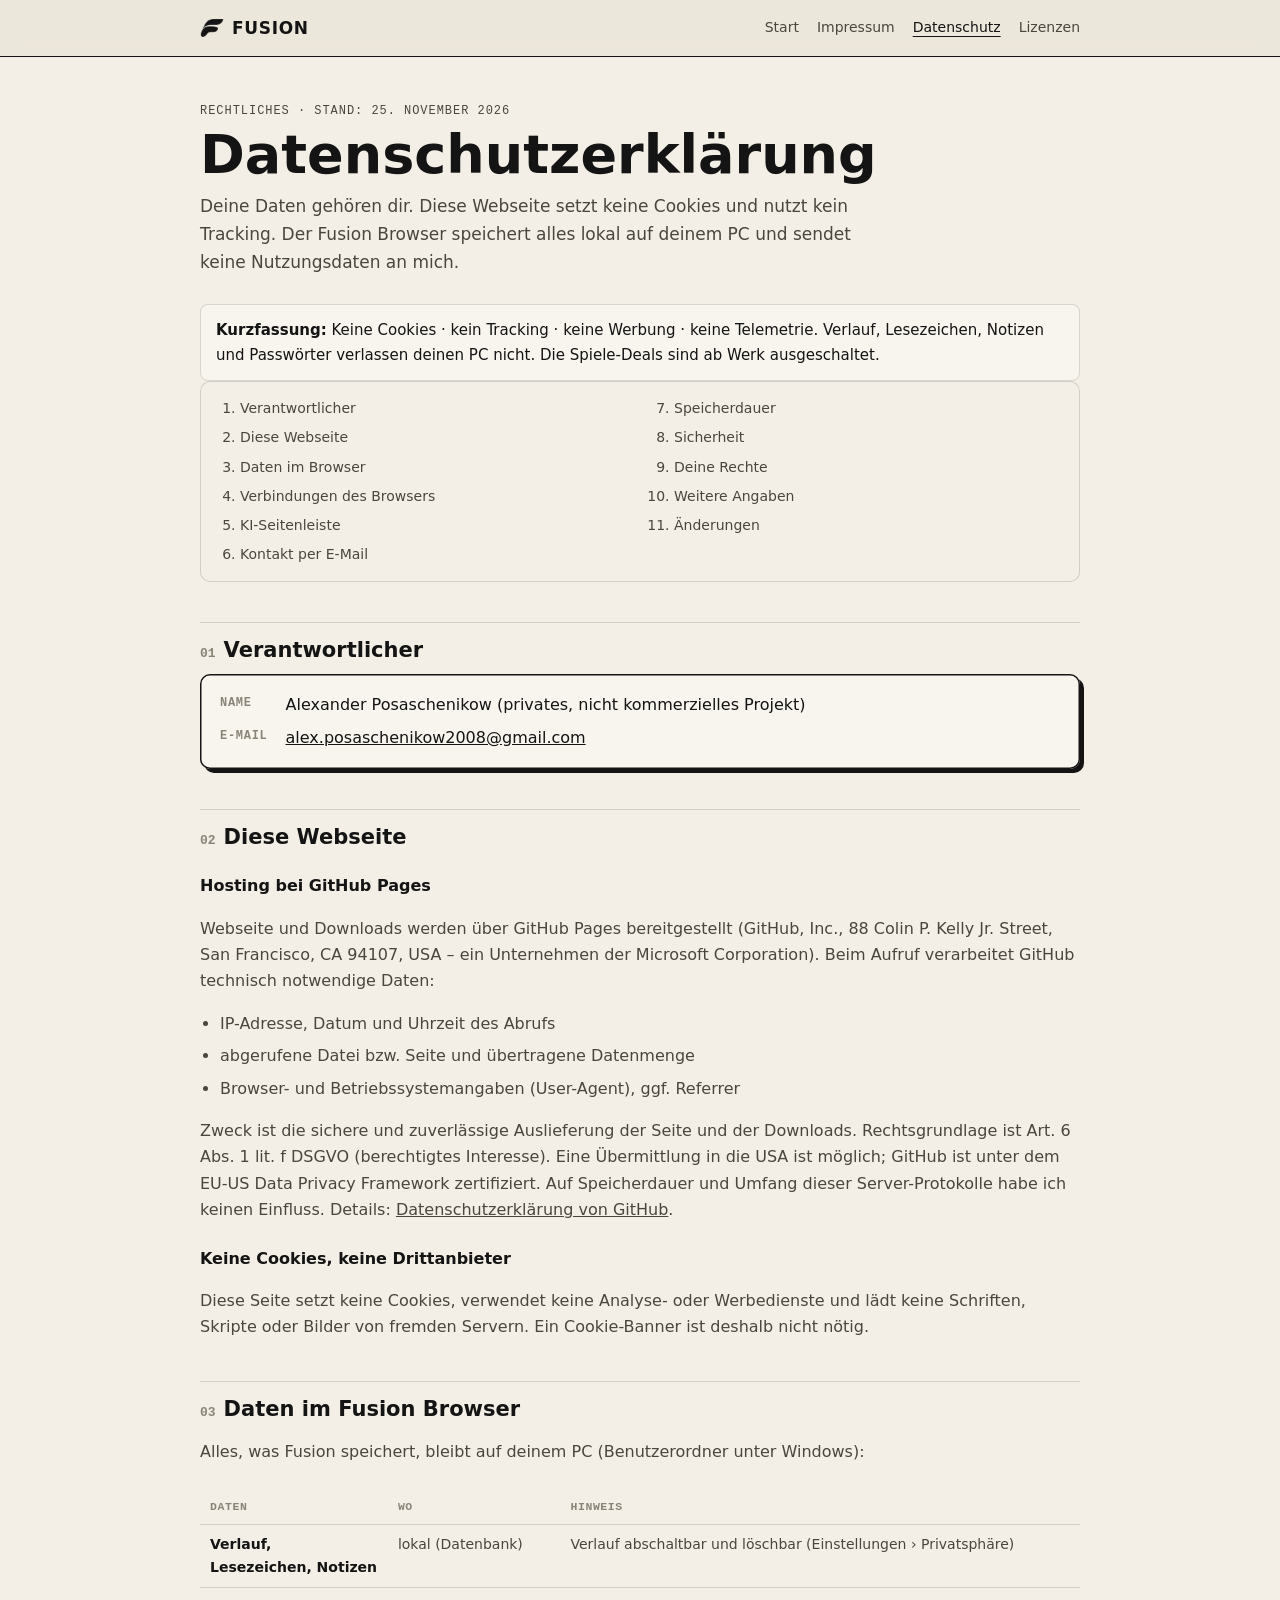
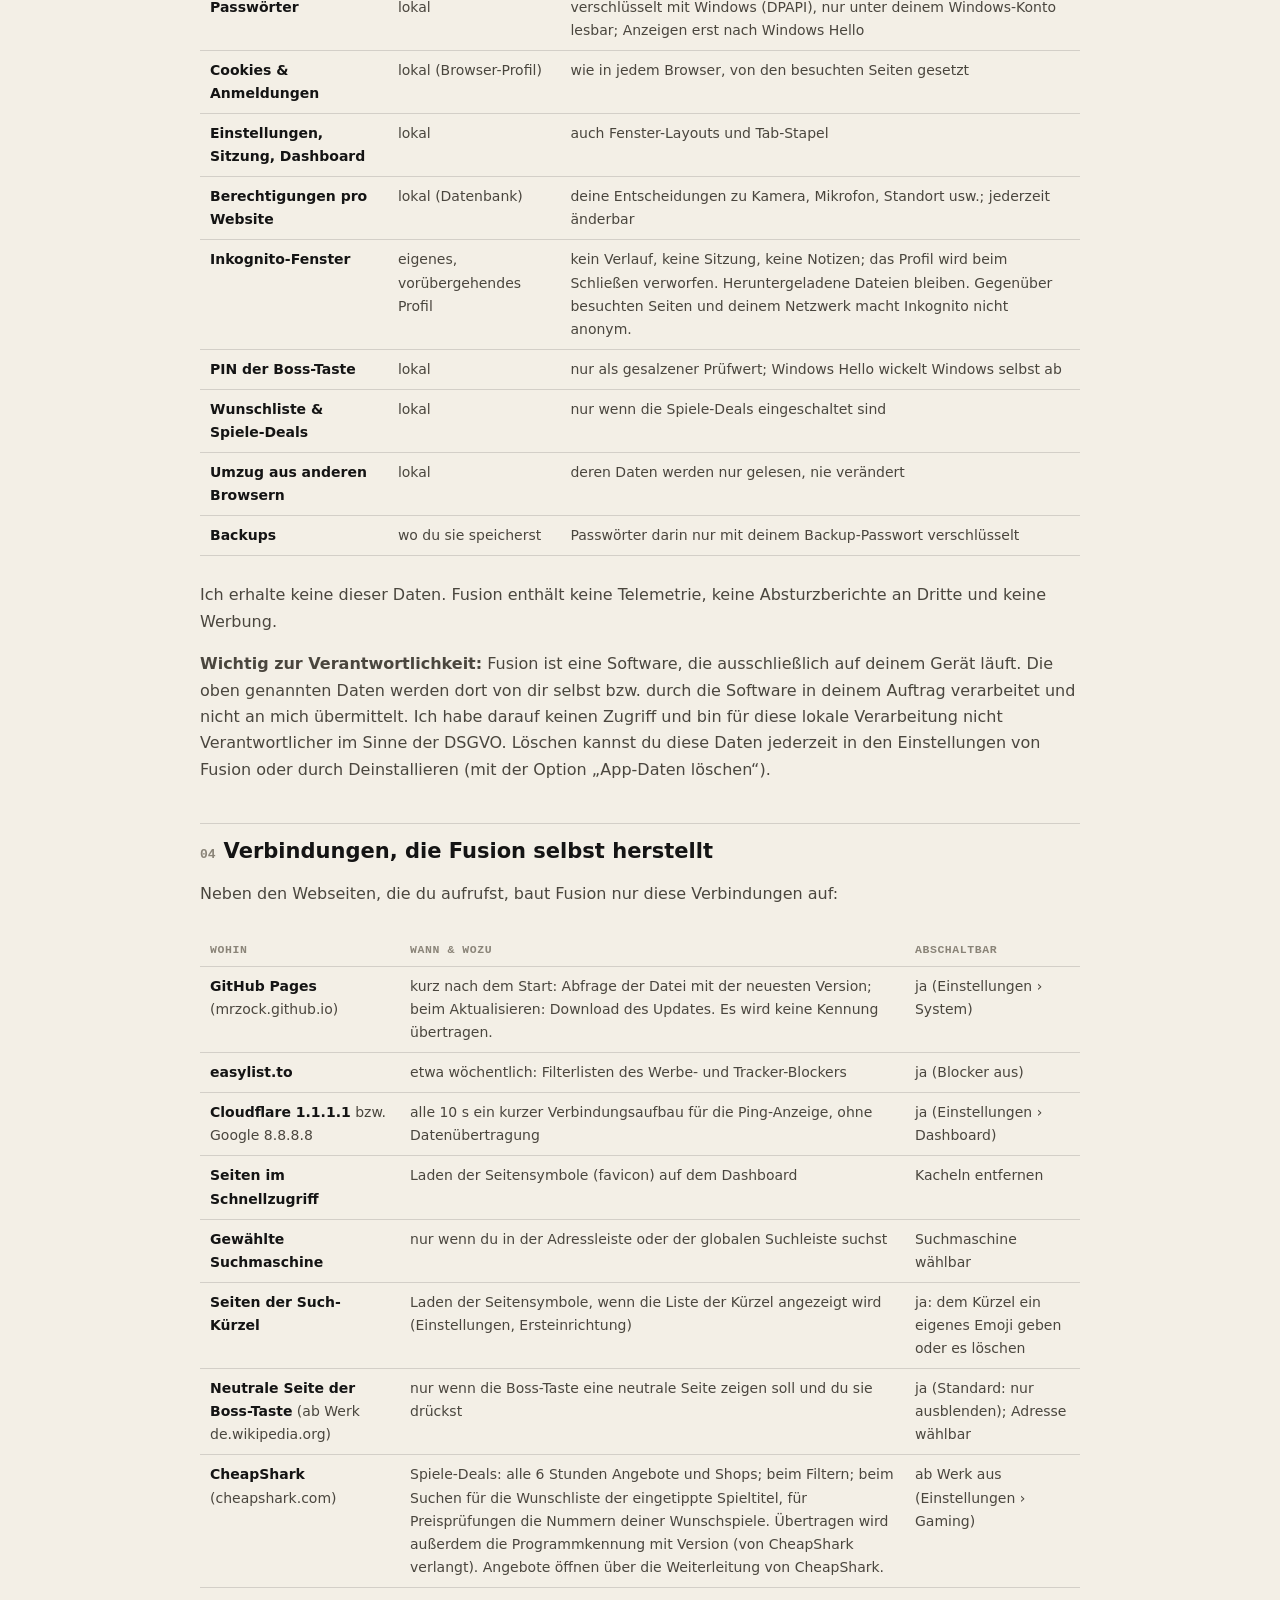
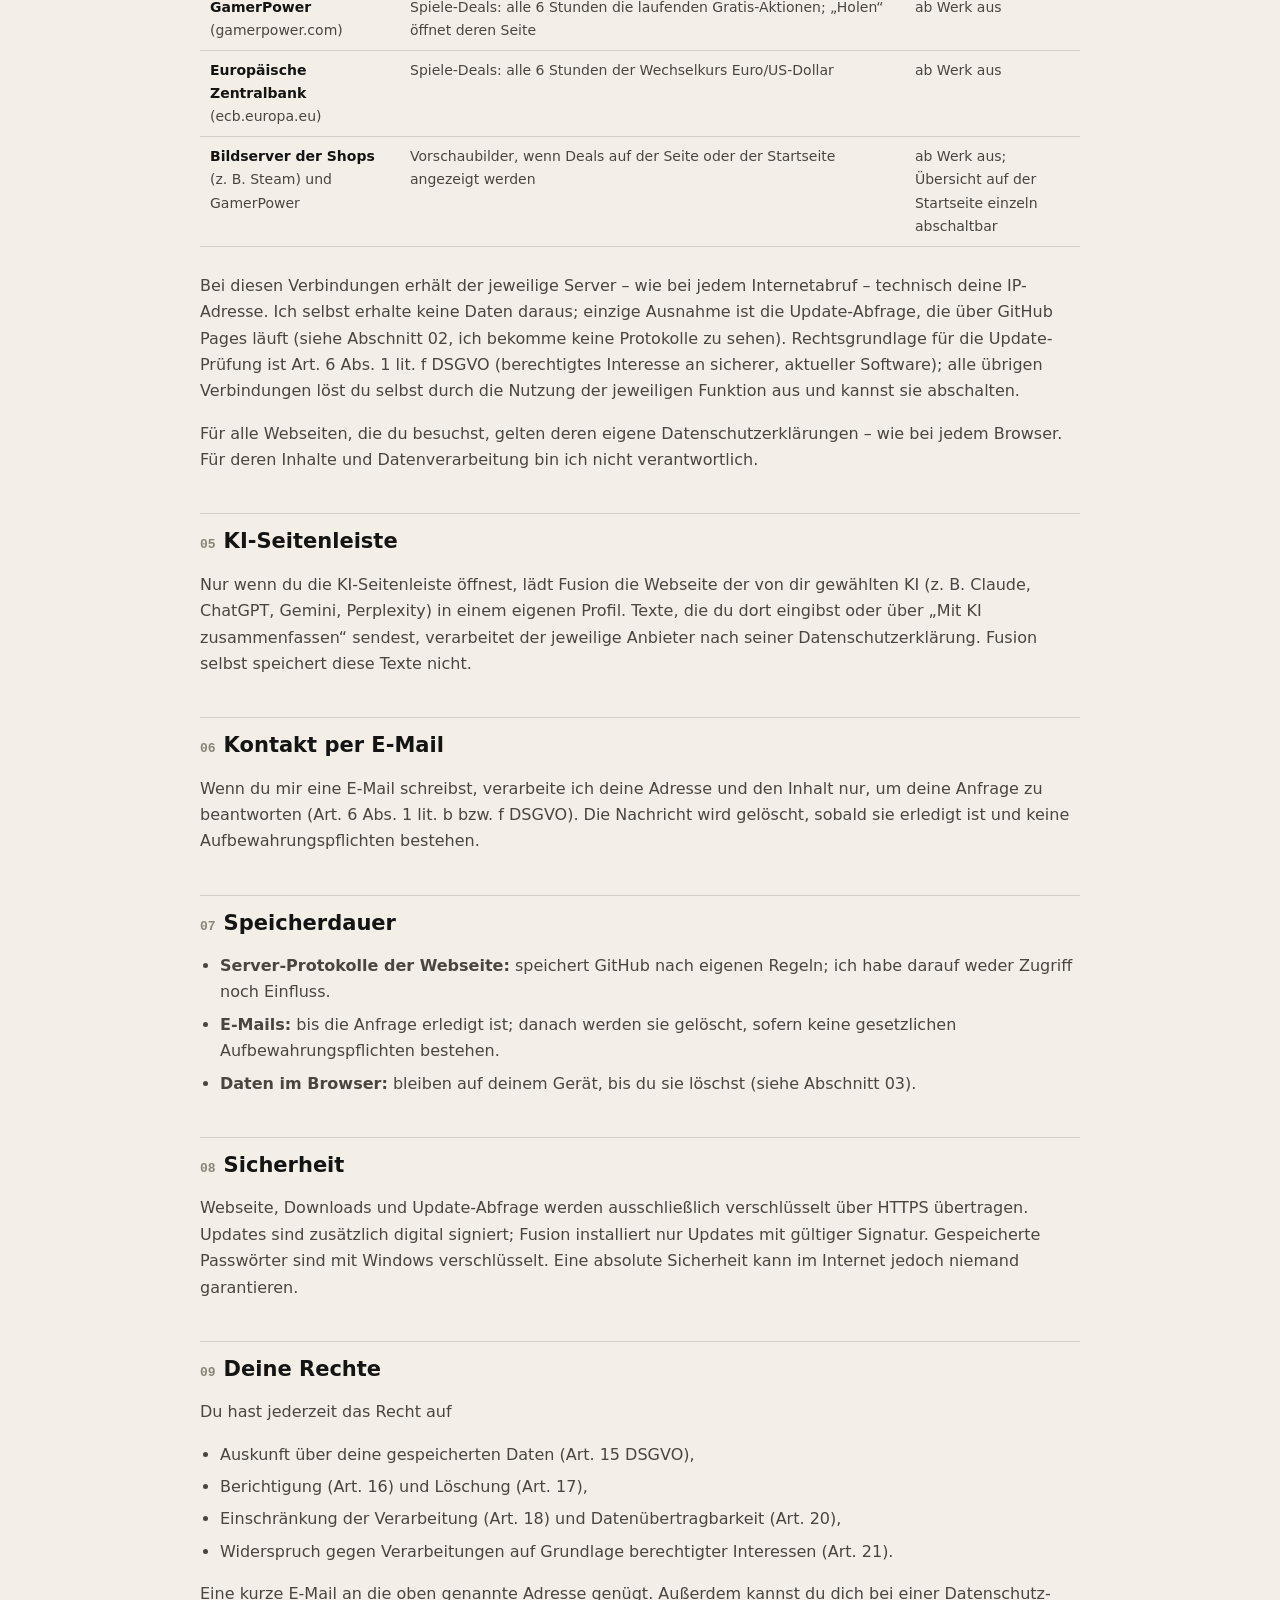
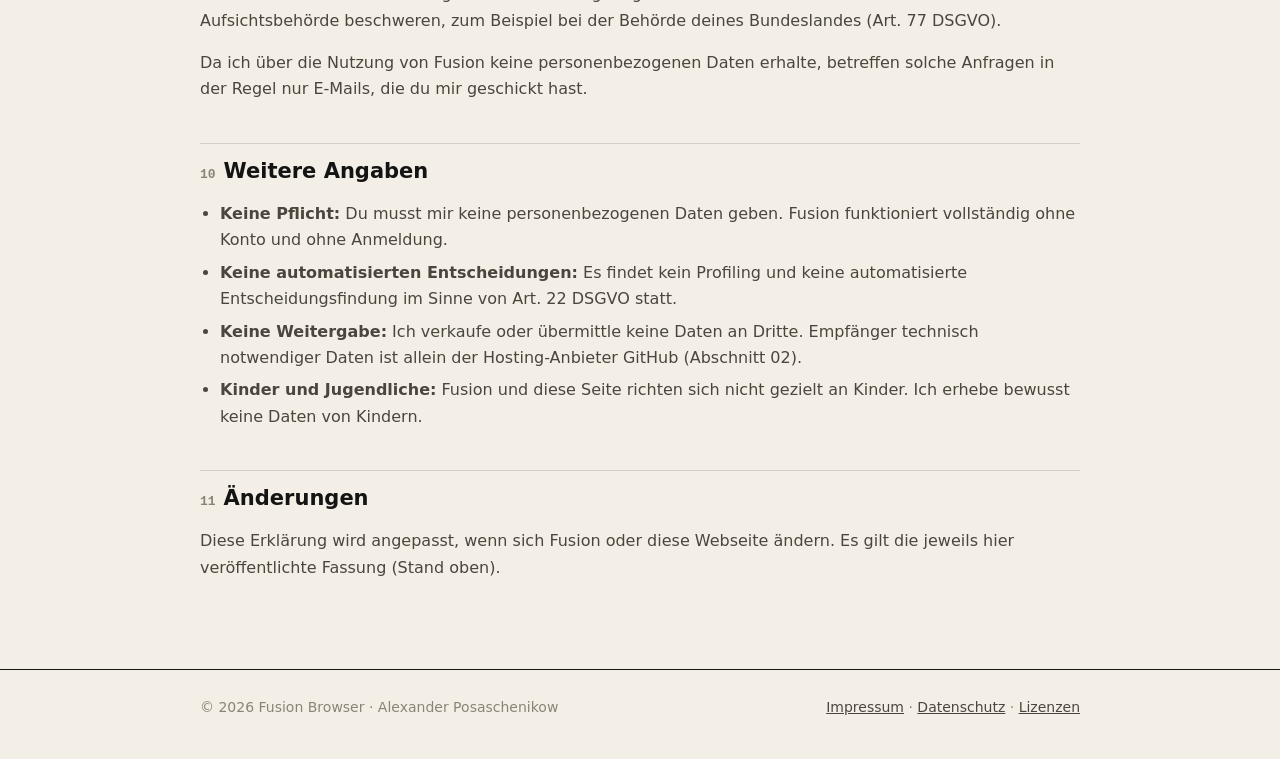
<file: datenschutz.html>
<!doctype html>
<html lang="de">
<head>
<meta charset="utf-8" />
<meta name="viewport" content="width=device-width, initial-scale=1" />
<title>Datenschutz – Fusion Browser</title>
<link rel="icon" href="assets/favicon.png" />
<link rel="stylesheet" href="legal.css" />
</head>
<body>
<nav class="top">
  <div class="wrap">
    <a class="brand" href="./"><img class="mark" src="assets/fusion-mark.png" alt="" />FUSION</a>
    <div class="links">
      <a href="./">Start</a>
      <a href="kontakt.html">Impressum</a>
      <a href="datenschutz.html" aria-current="page">Datenschutz</a>
      <a href="licenses.html">Lizenzen</a>
    </div>
  </div>
</nav>

<main class="legal wrap">
  <p class="eyebrow">Rechtliches · Stand: 25. November 2026</p>
  <h1>Datenschutzerklärung</h1>
  <p class="lead">
    Deine Daten gehören dir. Diese Webseite setzt keine Cookies und nutzt kein Tracking. Der Fusion
    Browser speichert alles lokal auf deinem PC und sendet keine Nutzungsdaten an mich.
  </p>

  <div class="note">
    <b>Kurzfassung:</b> Keine Cookies · kein Tracking · keine Werbung · keine Telemetrie.
    Verlauf, Lesezeichen, Notizen und Passwörter verlassen deinen PC nicht.
    Die Spiele-Deals sind ab Werk ausgeschaltet.
  </div>

  <nav class="toc" aria-label="Inhalt">
    <ol>
      <li><a href="#verantwortlich">Verantwortlicher</a></li>
      <li><a href="#webseite">Diese Webseite</a></li>
      <li><a href="#lokal">Daten im Browser</a></li>
      <li><a href="#verbindungen">Verbindungen des Browsers</a></li>
      <li><a href="#ki">KI-Seitenleiste</a></li>
      <li><a href="#kontakt">Kontakt per E-Mail</a></li>
      <li><a href="#dauer">Speicherdauer</a></li>
      <li><a href="#sicherheit">Sicherheit</a></li>
      <li><a href="#rechte">Deine Rechte</a></li>
      <li><a href="#weiteres">Weitere Angaben</a></li>
      <li><a href="#aenderungen">Änderungen</a></li>
    </ol>
  </nav>

  <h2 id="verantwortlich"><span class="n">01</span>Verantwortlicher</h2>
  <div class="card">
    <dl class="facts">
      <dt>Name</dt>
      <dd>Alexander Posaschenikow (privates, nicht kommerzielles Projekt)</dd>
      <dt>E-Mail</dt>
      <dd><a href="mailto:alex.posaschenikow2008@gmail.com">alex.posaschenikow2008@gmail.com</a></dd>
    </dl>
  </div>

  <h2 id="webseite"><span class="n">02</span>Diese Webseite</h2>
  <h3>Hosting bei GitHub Pages</h3>
  <p>
    Webseite und Downloads werden über GitHub Pages bereitgestellt (GitHub, Inc., 88 Colin P. Kelly Jr.
    Street, San Francisco, CA 94107, USA – ein Unternehmen der Microsoft Corporation). Beim Aufruf
    verarbeitet GitHub technisch notwendige Daten:
  </p>
  <ul>
    <li>IP-Adresse, Datum und Uhrzeit des Abrufs</li>
    <li>abgerufene Datei bzw. Seite und übertragene Datenmenge</li>
    <li>Browser- und Betriebssystemangaben (User-Agent), ggf. Referrer</li>
  </ul>
  <p>
    Zweck ist die sichere und zuverlässige Auslieferung der Seite und der Downloads. Rechtsgrundlage ist
    Art. 6 Abs. 1 lit. f DSGVO (berechtigtes Interesse). Eine Übermittlung in die USA ist möglich; GitHub
    ist unter dem EU-US Data Privacy Framework zertifiziert. Auf Speicherdauer und Umfang dieser
    Server-Protokolle habe ich keinen Einfluss. Details:
    <a href="https://docs.github.com/de/site-policy/privacy-policies/github-general-privacy-statement">Datenschutzerklärung von GitHub</a>.
  </p>
  <h3>Keine Cookies, keine Drittanbieter</h3>
  <p>
    Diese Seite setzt keine Cookies, verwendet keine Analyse- oder Werbedienste und lädt keine Schriften,
    Skripte oder Bilder von fremden Servern. Ein Cookie-Banner ist deshalb nicht nötig.
  </p>

  <h2 id="lokal"><span class="n">03</span>Daten im Fusion Browser</h2>
  <p>Alles, was Fusion speichert, bleibt auf deinem PC (Benutzerordner unter Windows):</p>
  <div class="table-scroll">
    <table>
      <thead><tr><th>Daten</th><th>Wo</th><th>Hinweis</th></tr></thead>
      <tbody>
        <tr><td><b>Verlauf, Lesezeichen, Notizen</b></td><td>lokal (Datenbank)</td><td>Verlauf abschaltbar und löschbar (Einstellungen › Privatsphäre)</td></tr>
        <tr><td><b>Passwörter</b></td><td>lokal</td><td>verschlüsselt mit Windows (DPAPI), nur unter deinem Windows-Konto lesbar; Anzeigen erst nach Windows Hello</td></tr>
        <tr><td><b>Cookies &amp; Anmeldungen</b></td><td>lokal (Browser-Profil)</td><td>wie in jedem Browser, von den besuchten Seiten gesetzt</td></tr>
        <tr><td><b>Einstellungen, Sitzung, Dashboard</b></td><td>lokal</td><td>auch Fenster-Layouts und Tab-Stapel</td></tr>
        <tr><td><b>Berechtigungen pro Website</b></td><td>lokal (Datenbank)</td><td>deine Entscheidungen zu Kamera, Mikrofon, Standort usw.; jederzeit änderbar</td></tr>
        <tr><td><b>Inkognito-Fenster</b></td><td>eigenes, vorübergehendes Profil</td><td>kein Verlauf, keine Sitzung, keine Notizen; das Profil wird beim Schließen verworfen. Heruntergeladene Dateien bleiben. Gegenüber besuchten Seiten und deinem Netzwerk macht Inkognito nicht anonym.</td></tr>
        <tr><td><b>PIN der Boss-Taste</b></td><td>lokal</td><td>nur als gesalzener Prüfwert; Windows Hello wickelt Windows selbst ab</td></tr>
        <tr><td><b>Wunschliste &amp; Spiele-Deals</b></td><td>lokal</td><td>nur wenn die Spiele-Deals eingeschaltet sind</td></tr>
        <tr><td><b>Umzug aus anderen Browsern</b></td><td>lokal</td><td>deren Daten werden nur gelesen, nie verändert</td></tr>
        <tr><td><b>Backups</b></td><td>wo du sie speicherst</td><td>Passwörter darin nur mit deinem Backup-Passwort verschlüsselt</td></tr>
      </tbody>
    </table>
  </div>
  <p>Ich erhalte keine dieser Daten. Fusion enthält keine Telemetrie, keine Absturzberichte an Dritte und keine Werbung.</p>
  <p>
    <b>Wichtig zur Verantwortlichkeit:</b> Fusion ist eine Software, die ausschließlich auf deinem Gerät
    läuft. Die oben genannten Daten werden dort von dir selbst bzw. durch die Software in deinem Auftrag
    verarbeitet und nicht an mich übermittelt. Ich habe darauf keinen Zugriff und bin für diese lokale
    Verarbeitung nicht Verantwortlicher im Sinne der DSGVO. Löschen kannst du diese Daten jederzeit in den
    Einstellungen von Fusion oder durch Deinstallieren (mit der Option „App-Daten löschen“).
  </p>

  <h2 id="verbindungen"><span class="n">04</span>Verbindungen, die Fusion selbst herstellt</h2>
  <p>Neben den Webseiten, die du aufrufst, baut Fusion nur diese Verbindungen auf:</p>
  <div class="table-scroll">
    <table>
      <thead><tr><th>Wohin</th><th>Wann &amp; wozu</th><th>Abschaltbar</th></tr></thead>
      <tbody>
        <tr><td><b>GitHub Pages</b> (mrzock.github.io)</td><td>kurz nach dem Start: Abfrage der Datei mit der neuesten Version; beim Aktualisieren: Download des Updates. Es wird keine Kennung übertragen.</td><td>ja (Einstellungen › System)</td></tr>
        <tr><td><b>easylist.to</b></td><td>etwa wöchentlich: Filterlisten des Werbe- und Tracker-Blockers</td><td>ja (Blocker aus)</td></tr>
        <tr><td><b>Cloudflare 1.1.1.1</b> bzw. Google 8.8.8.8</td><td>alle 10 s ein kurzer Verbindungsaufbau für die Ping-Anzeige, ohne Datenübertragung</td><td>ja (Einstellungen › Dashboard)</td></tr>
        <tr><td><b>Seiten im Schnellzugriff</b></td><td>Laden der Seitensymbole (favicon) auf dem Dashboard</td><td>Kacheln entfernen</td></tr>
        <tr><td><b>Gewählte Suchmaschine</b></td><td>nur wenn du in der Adressleiste oder der globalen Suchleiste suchst</td><td>Suchmaschine wählbar</td></tr>
        <tr><td><b>Seiten der Such-Kürzel</b></td><td>Laden der Seitensymbole, wenn die Liste der Kürzel angezeigt wird (Einstellungen, Ersteinrichtung)</td><td>ja: dem Kürzel ein eigenes Emoji geben oder es löschen</td></tr>
        <tr><td><b>Neutrale Seite der Boss-Taste</b> (ab Werk de.wikipedia.org)</td><td>nur wenn die Boss-Taste eine neutrale Seite zeigen soll und du sie drückst</td><td>ja (Standard: nur ausblenden); Adresse wählbar</td></tr>
        <tr><td><b>CheapShark</b> (cheapshark.com)</td><td>Spiele-Deals: alle 6 Stunden Angebote und Shops; beim Filtern; beim Suchen für die Wunschliste der eingetippte Spieltitel, für Preisprüfungen die Nummern deiner Wunschspiele. Übertragen wird außerdem die Programmkennung mit Version (von CheapShark verlangt). Angebote öffnen über die Weiterleitung von CheapShark.</td><td>ab Werk aus (Einstellungen › Gaming)</td></tr>
        <tr><td><b>GamerPower</b> (gamerpower.com)</td><td>Spiele-Deals: alle 6 Stunden die laufenden Gratis-Aktionen; „Holen“ öffnet deren Seite</td><td>ab Werk aus</td></tr>
        <tr><td><b>Europäische Zentralbank</b> (ecb.europa.eu)</td><td>Spiele-Deals: alle 6 Stunden der Wechselkurs Euro/US-Dollar</td><td>ab Werk aus</td></tr>
        <tr><td><b>Bildserver der Shops</b> (z. B. Steam) und GamerPower</td><td>Vorschaubilder, wenn Deals auf der Seite oder der Startseite angezeigt werden</td><td>ab Werk aus; Übersicht auf der Startseite einzeln abschaltbar</td></tr>
      </tbody>
    </table>
  </div>
  <p>
    Bei diesen Verbindungen erhält der jeweilige Server – wie bei jedem Internetabruf – technisch deine
    IP-Adresse. Ich selbst erhalte keine Daten daraus; einzige Ausnahme ist die Update-Abfrage, die über
    GitHub Pages läuft (siehe Abschnitt 02, ich bekomme keine Protokolle zu sehen). Rechtsgrundlage für
    die Update-Prüfung ist Art. 6 Abs. 1 lit. f DSGVO (berechtigtes Interesse an sicherer, aktueller
    Software); alle übrigen Verbindungen löst du selbst durch die Nutzung der jeweiligen Funktion aus
    und kannst sie abschalten.
  </p>
  <p>
    Für alle Webseiten, die du besuchst, gelten deren eigene Datenschutzerklärungen – wie bei jedem
    Browser. Für deren Inhalte und Datenverarbeitung bin ich nicht verantwortlich.
  </p>

  <h2 id="ki"><span class="n">05</span>KI-Seitenleiste</h2>
  <p>
    Nur wenn du die KI-Seitenleiste öffnest, lädt Fusion die Webseite der von dir gewählten KI (z. B.
    Claude, ChatGPT, Gemini, Perplexity) in einem eigenen Profil. Texte, die du dort eingibst oder über
    „Mit KI zusammenfassen“ sendest, verarbeitet der jeweilige Anbieter nach seiner Datenschutzerklärung.
    Fusion selbst speichert diese Texte nicht.
  </p>

  <h2 id="kontakt"><span class="n">06</span>Kontakt per E-Mail</h2>
  <p>
    Wenn du mir eine E-Mail schreibst, verarbeite ich deine Adresse und den Inhalt nur, um deine Anfrage
    zu beantworten (Art. 6 Abs. 1 lit. b bzw. f DSGVO). Die Nachricht wird gelöscht, sobald sie erledigt
    ist und keine Aufbewahrungspflichten bestehen.
  </p>

  <h2 id="dauer"><span class="n">07</span>Speicherdauer</h2>
  <ul>
    <li><b>Server-Protokolle der Webseite:</b> speichert GitHub nach eigenen Regeln; ich habe darauf weder Zugriff noch Einfluss.</li>
    <li><b>E-Mails:</b> bis die Anfrage erledigt ist; danach werden sie gelöscht, sofern keine gesetzlichen Aufbewahrungspflichten bestehen.</li>
    <li><b>Daten im Browser:</b> bleiben auf deinem Gerät, bis du sie löschst (siehe Abschnitt 03).</li>
  </ul>

  <h2 id="sicherheit"><span class="n">08</span>Sicherheit</h2>
  <p>
    Webseite, Downloads und Update-Abfrage werden ausschließlich verschlüsselt über HTTPS übertragen.
    Updates sind zusätzlich digital signiert; Fusion installiert nur Updates mit gültiger Signatur.
    Gespeicherte Passwörter sind mit Windows verschlüsselt. Eine absolute Sicherheit kann im Internet
    jedoch niemand garantieren.
  </p>

  <h2 id="rechte"><span class="n">09</span>Deine Rechte</h2>
  <p>Du hast jederzeit das Recht auf</p>
  <ul>
    <li>Auskunft über deine gespeicherten Daten (Art. 15 DSGVO),</li>
    <li>Berichtigung (Art. 16) und Löschung (Art. 17),</li>
    <li>Einschränkung der Verarbeitung (Art. 18) und Datenübertragbarkeit (Art. 20),</li>
    <li>Widerspruch gegen Verarbeitungen auf Grundlage berechtigter Interessen (Art. 21).</li>
  </ul>
  <p>
    Eine kurze E-Mail an die oben genannte Adresse genügt. Außerdem kannst du dich bei einer
    Datenschutz-Aufsichtsbehörde beschweren, zum Beispiel bei der Behörde deines Bundeslandes
    (Art. 77 DSGVO).
  </p>
  <p>
    Da ich über die Nutzung von Fusion keine personenbezogenen Daten erhalte, betreffen solche Anfragen
    in der Regel nur E-Mails, die du mir geschickt hast.
  </p>

  <h2 id="weiteres"><span class="n">10</span>Weitere Angaben</h2>
  <ul>
    <li><b>Keine Pflicht:</b> Du musst mir keine personenbezogenen Daten geben. Fusion funktioniert vollständig ohne Konto und ohne Anmeldung.</li>
    <li><b>Keine automatisierten Entscheidungen:</b> Es findet kein Profiling und keine automatisierte Entscheidungsfindung im Sinne von Art. 22 DSGVO statt.</li>
    <li><b>Keine Weitergabe:</b> Ich verkaufe oder übermittle keine Daten an Dritte. Empfänger technisch notwendiger Daten ist allein der Hosting-Anbieter GitHub (Abschnitt 02).</li>
    <li><b>Kinder und Jugendliche:</b> Fusion und diese Seite richten sich nicht gezielt an Kinder. Ich erhebe bewusst keine Daten von Kindern.</li>
  </ul>

  <h2 id="aenderungen"><span class="n">11</span>Änderungen</h2>
  <p>
    Diese Erklärung wird angepasst, wenn sich Fusion oder diese Webseite ändern. Es gilt die jeweils
    hier veröffentlichte Fassung (Stand oben).
  </p>
</main>

<footer>
  <div class="wrap">
    <span>© 2026 Fusion Browser · Alexander Posaschenikow</span>
    <span><a href="kontakt.html">Impressum</a> · <a href="datenschutz.html">Datenschutz</a> · <a href="licenses.html">Lizenzen</a></span>
  </div>
</footer>
</body>
</html>
</file>
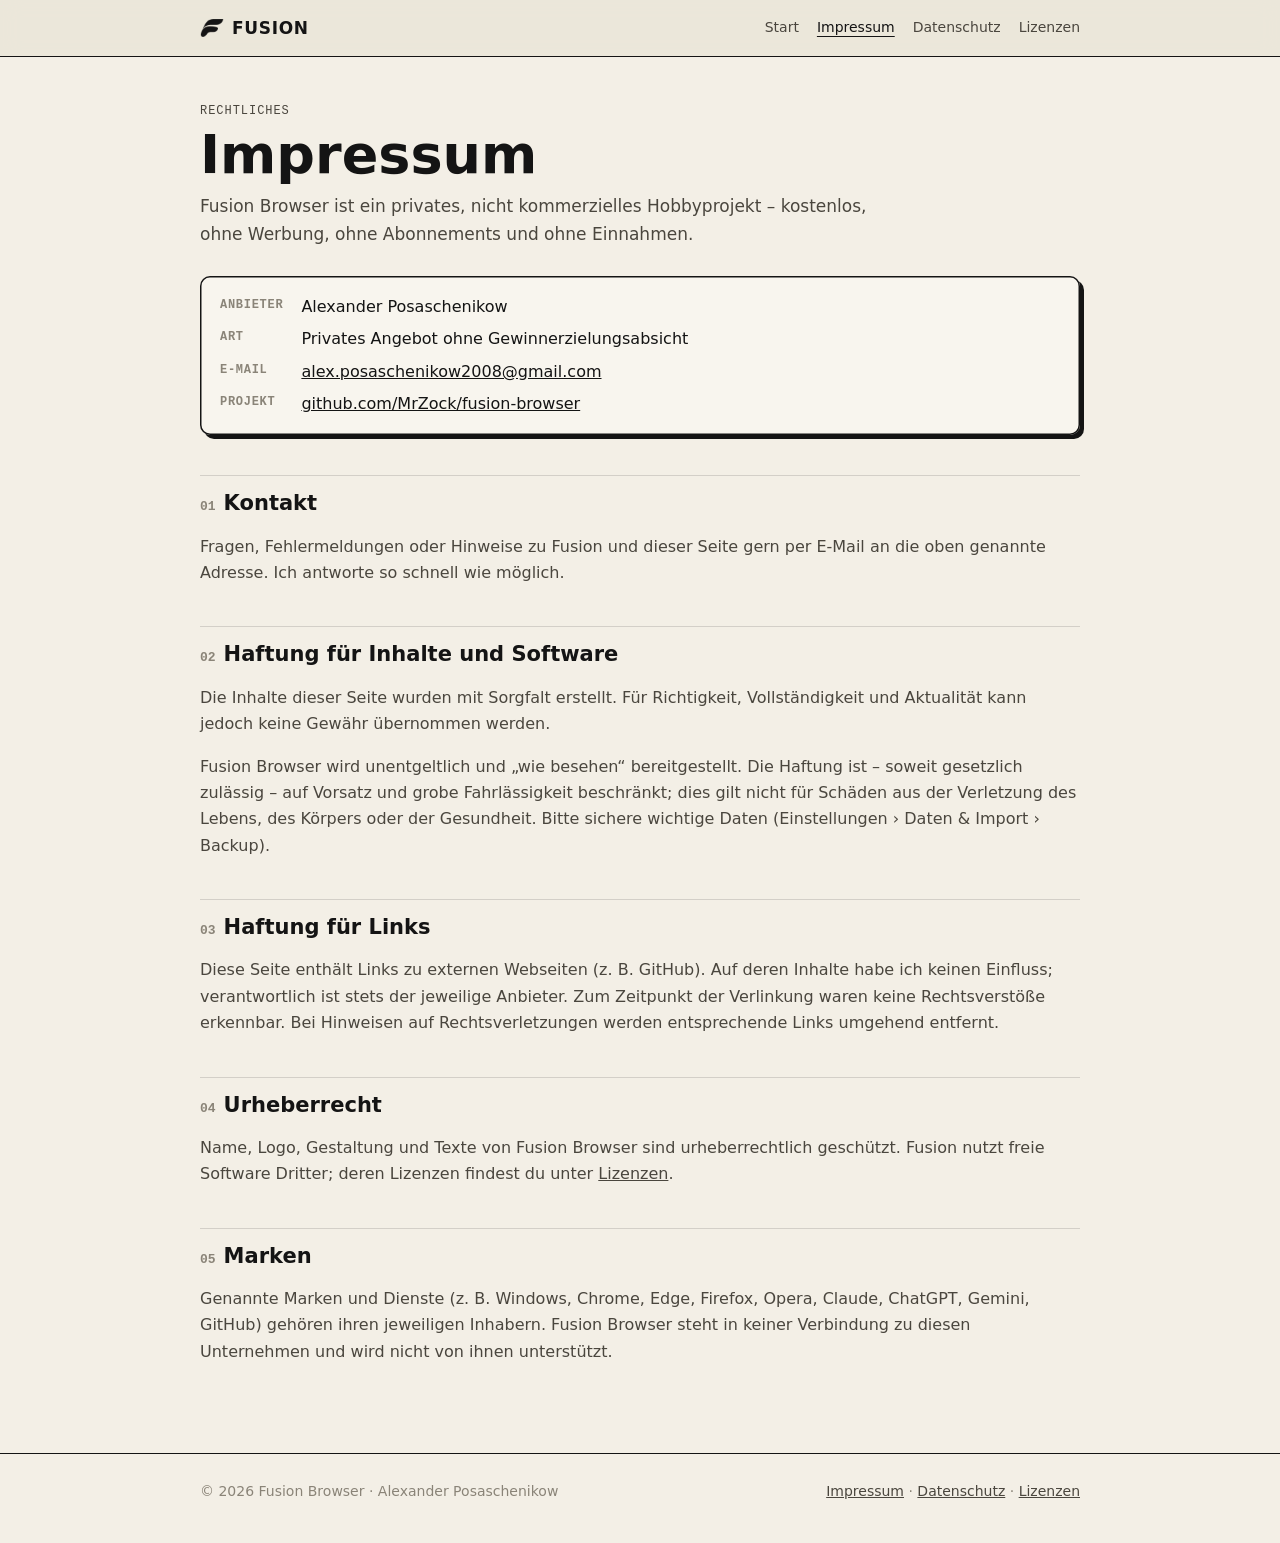
<file: kontakt.html>
<!doctype html>
<html lang="de">
<head>
<meta charset="utf-8" />
<meta name="viewport" content="width=device-width, initial-scale=1" />
<title>Impressum – Fusion Browser</title>
<link rel="icon" href="assets/favicon.png" />
<link rel="stylesheet" href="legal.css" />
</head>
<body>
<nav class="top">
  <div class="wrap">
    <a class="brand" href="./"><img class="mark" src="assets/fusion-mark.png" alt="" />FUSION</a>
    <div class="links">
      <a href="./">Start</a>
      <a href="kontakt.html" aria-current="page">Impressum</a>
      <a href="datenschutz.html">Datenschutz</a>
      <a href="licenses.html">Lizenzen</a>
    </div>
  </div>
</nav>

<main class="legal wrap">
  <p class="eyebrow">Rechtliches</p>
  <h1>Impressum</h1>
  <p class="lead">
    Fusion Browser ist ein privates, nicht kommerzielles Hobbyprojekt – kostenlos, ohne Werbung,
    ohne Abonnements und ohne Einnahmen.
  </p>

  <div class="card">
    <dl class="facts">
      <dt>Anbieter</dt>
      <dd>Alexander Posaschenikow</dd>
      <dt>Art</dt>
      <dd>Privates Angebot ohne Gewinnerzielungsabsicht</dd>
      <dt>E-Mail</dt>
      <dd><a href="mailto:alex.posaschenikow2008@gmail.com">alex.posaschenikow2008@gmail.com</a></dd>
      <dt>Projekt</dt>
      <dd><a href="https://github.com/MrZock/fusion-browser">github.com/MrZock/fusion-browser</a></dd>
    </dl>
  </div>

  <h2><span class="n">01</span>Kontakt</h2>
  <p>
    Fragen, Fehlermeldungen oder Hinweise zu Fusion und dieser Seite gern per E-Mail an die oben
    genannte Adresse. Ich antworte so schnell wie möglich.
  </p>

  <h2><span class="n">02</span>Haftung für Inhalte und Software</h2>
  <p>
    Die Inhalte dieser Seite wurden mit Sorgfalt erstellt. Für Richtigkeit, Vollständigkeit und
    Aktualität kann jedoch keine Gewähr übernommen werden.
  </p>
  <p>
    Fusion Browser wird unentgeltlich und „wie besehen“ bereitgestellt. Die Haftung ist – soweit
    gesetzlich zulässig – auf Vorsatz und grobe Fahrlässigkeit beschränkt; dies gilt nicht für Schäden
    aus der Verletzung des Lebens, des Körpers oder der Gesundheit. Bitte sichere wichtige Daten
    (Einstellungen › Daten &amp; Import › Backup).
  </p>

  <h2><span class="n">03</span>Haftung für Links</h2>
  <p>
    Diese Seite enthält Links zu externen Webseiten (z. B. GitHub). Auf deren Inhalte habe ich keinen
    Einfluss; verantwortlich ist stets der jeweilige Anbieter. Zum Zeitpunkt der Verlinkung waren keine
    Rechtsverstöße erkennbar. Bei Hinweisen auf Rechtsverletzungen werden entsprechende Links umgehend
    entfernt.
  </p>

  <h2><span class="n">04</span>Urheberrecht</h2>
  <p>
    Name, Logo, Gestaltung und Texte von Fusion Browser sind urheberrechtlich geschützt. Fusion nutzt
    freie Software Dritter; deren Lizenzen findest du unter <a href="licenses.html">Lizenzen</a>.
  </p>

  <h2><span class="n">05</span>Marken</h2>
  <p>
    Genannte Marken und Dienste (z. B. Windows, Chrome, Edge, Firefox, Opera, Claude, ChatGPT, Gemini,
    GitHub) gehören ihren jeweiligen Inhabern. Fusion Browser steht in keiner Verbindung zu diesen
    Unternehmen und wird nicht von ihnen unterstützt.
  </p>
</main>

<footer>
  <div class="wrap">
    <span>© 2026 Fusion Browser · Alexander Posaschenikow</span>
    <span><a href="kontakt.html">Impressum</a> · <a href="datenschutz.html">Datenschutz</a> · <a href="licenses.html">Lizenzen</a></span>
  </div>
</footer>
</body>
</html>
</file>
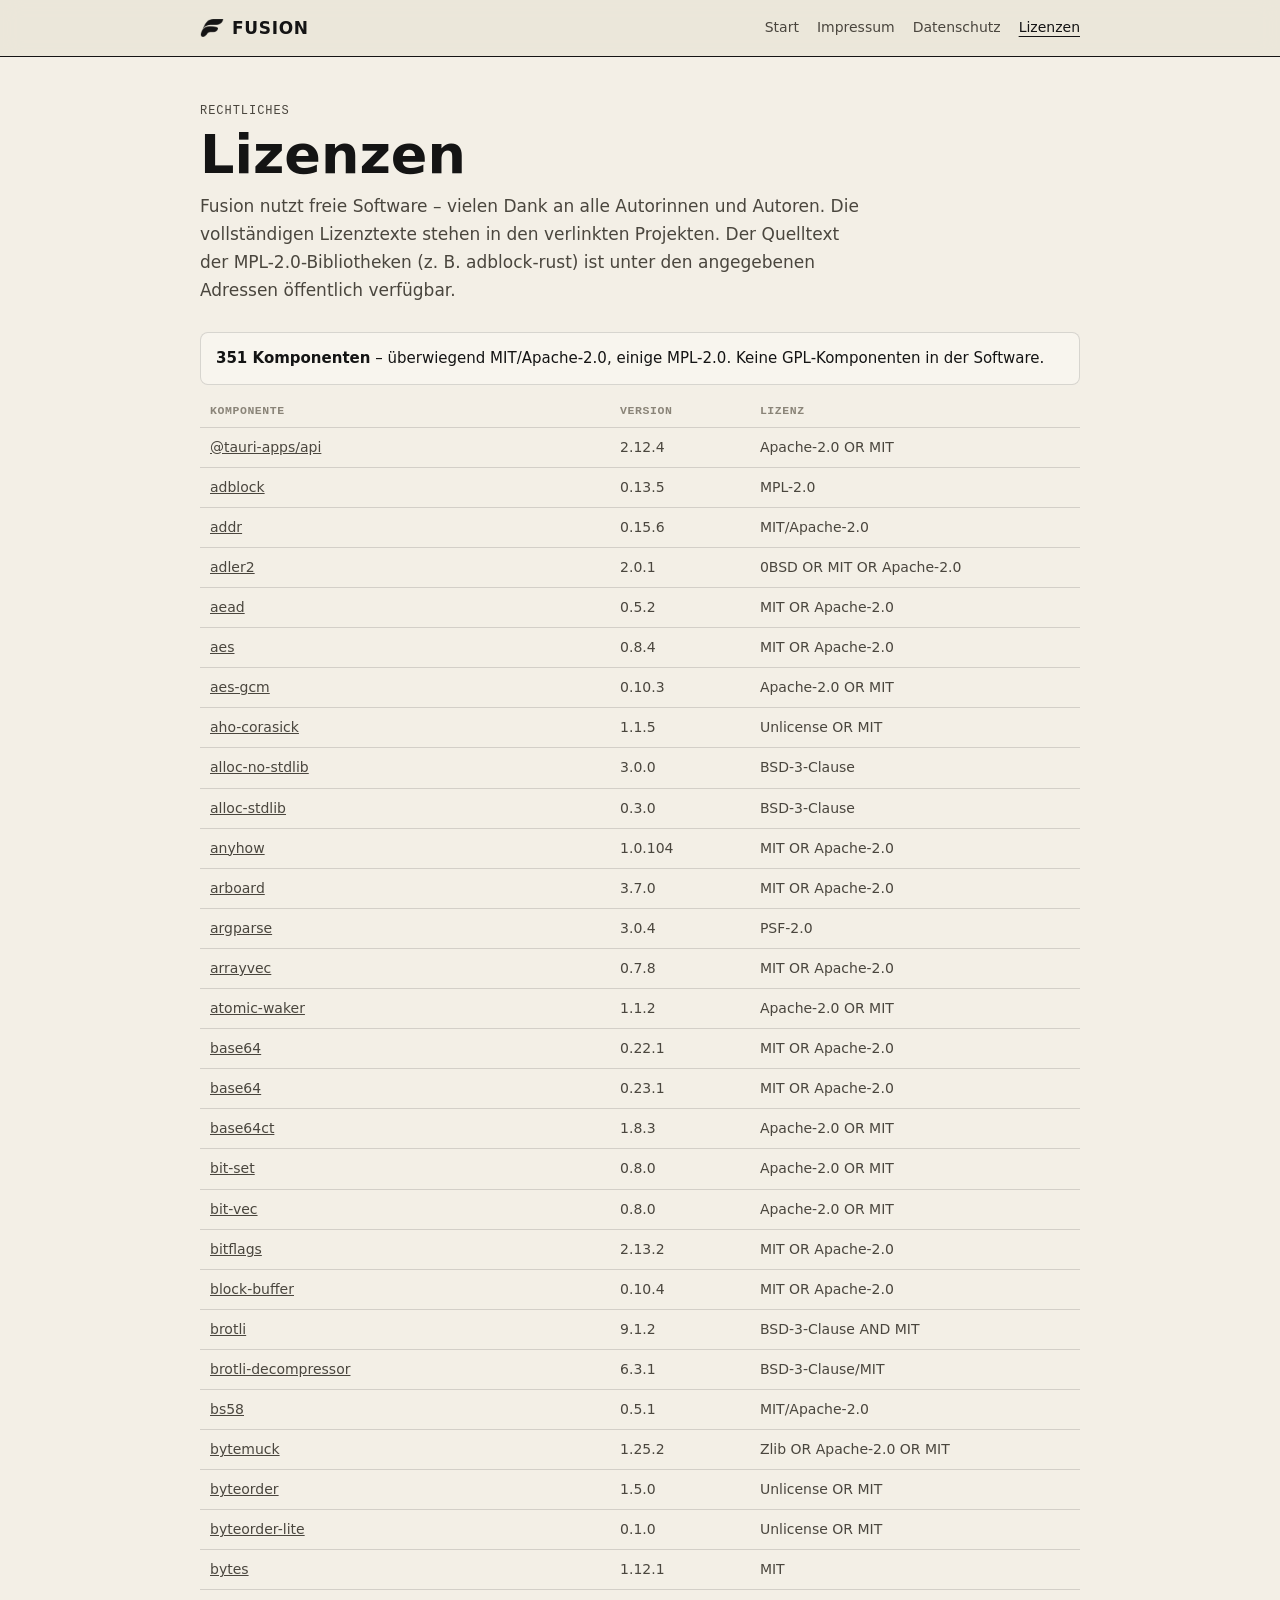
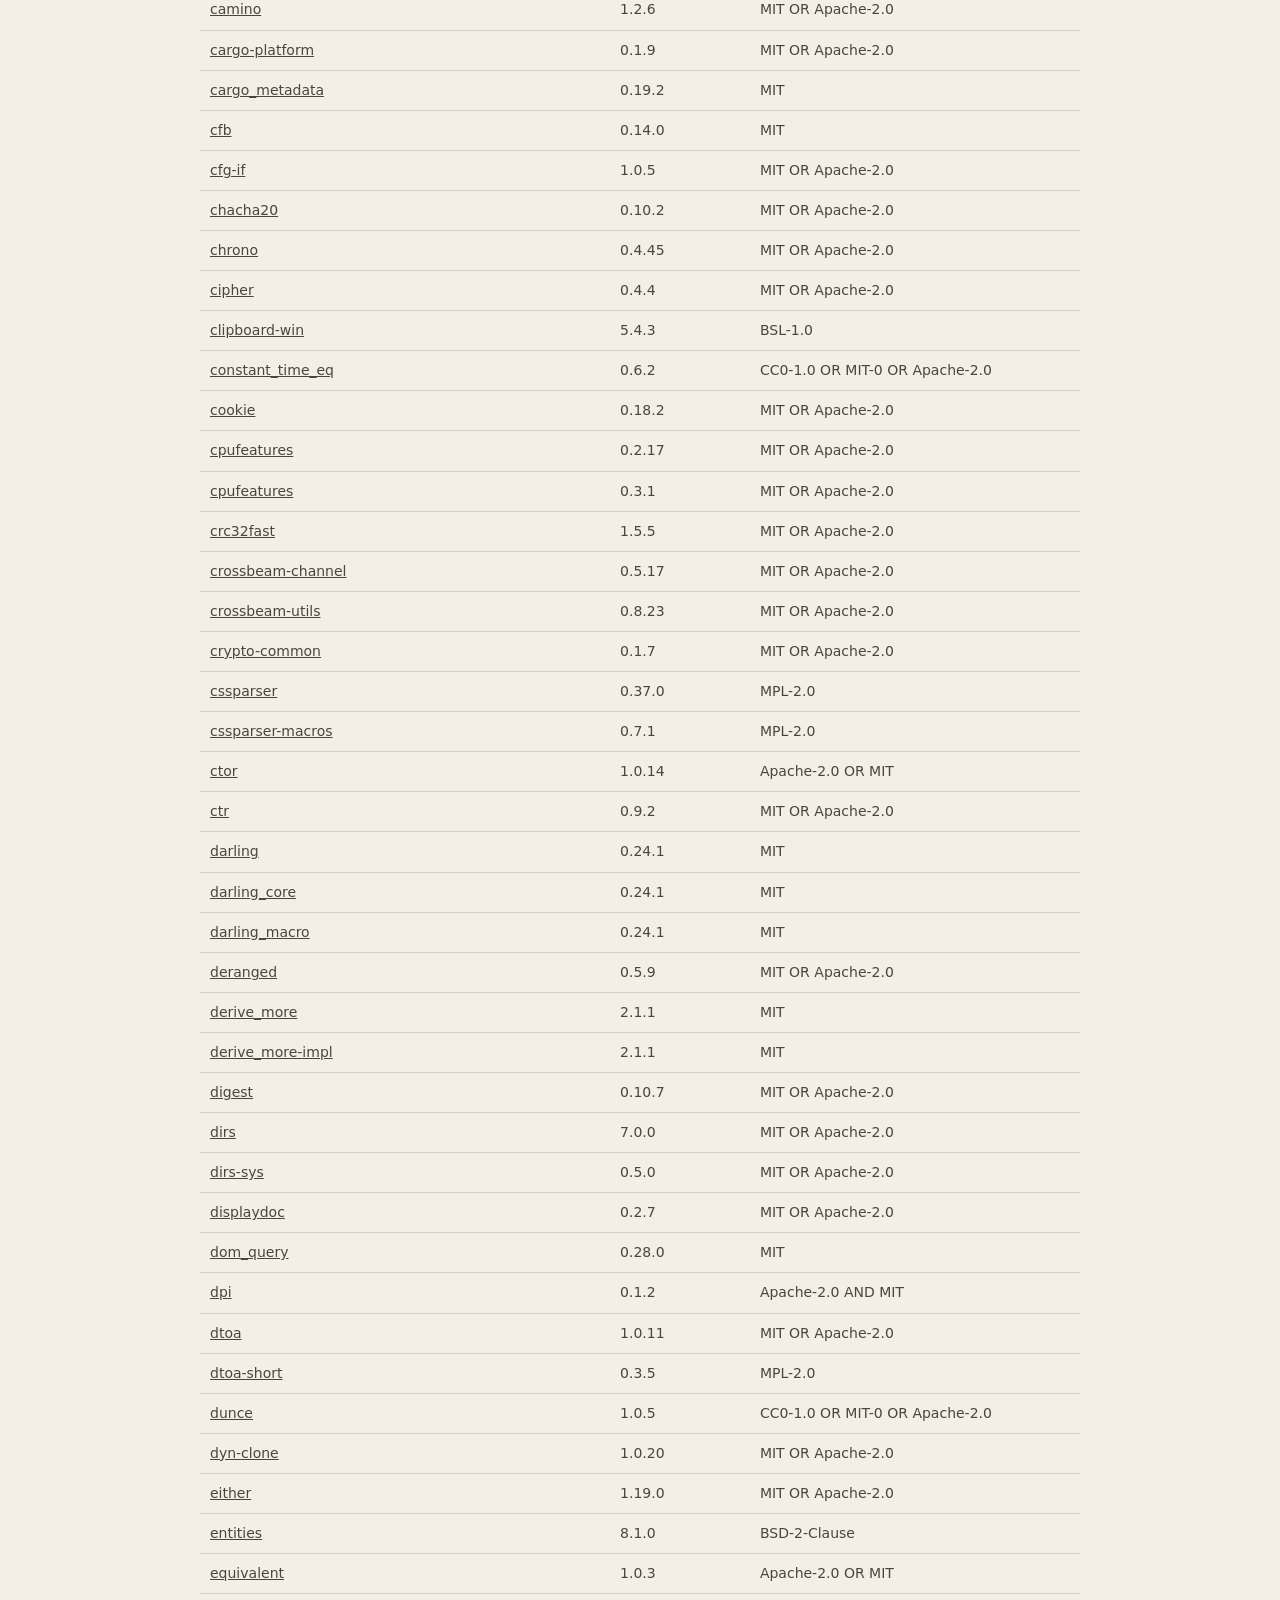
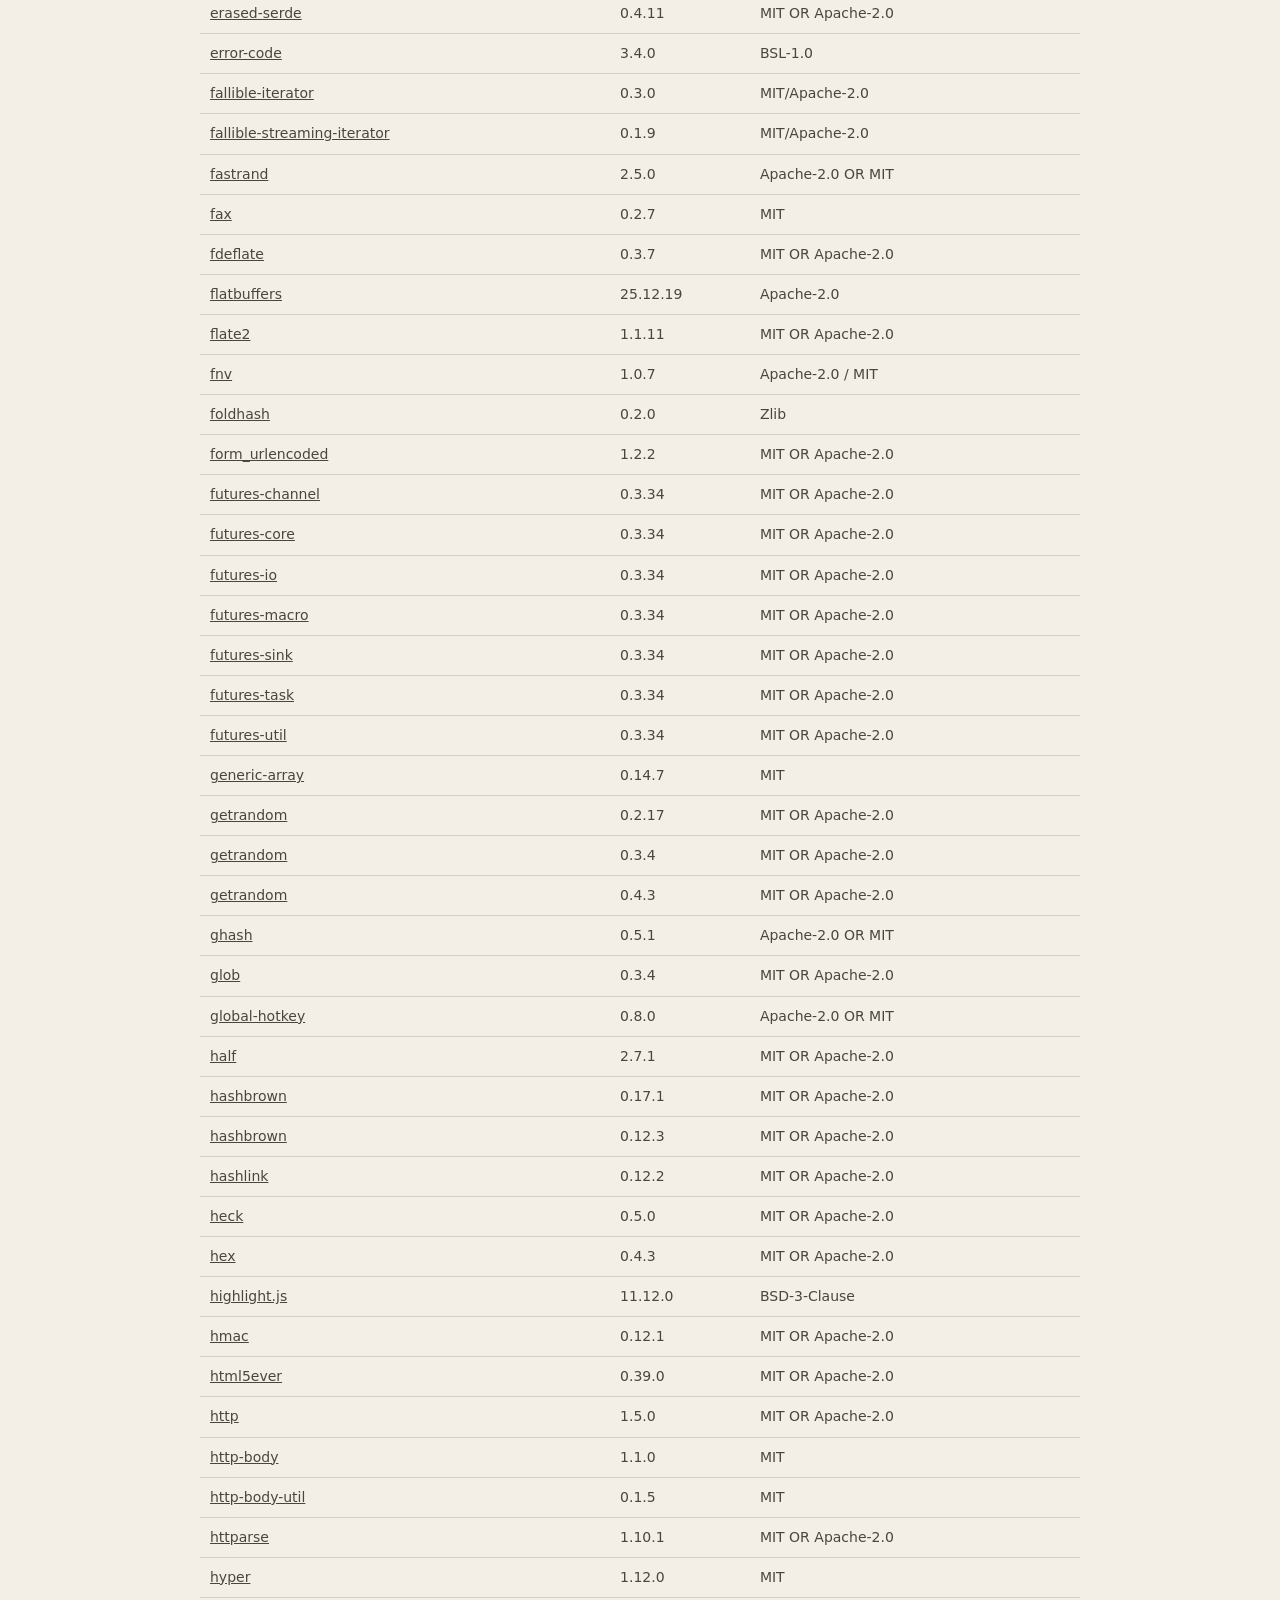
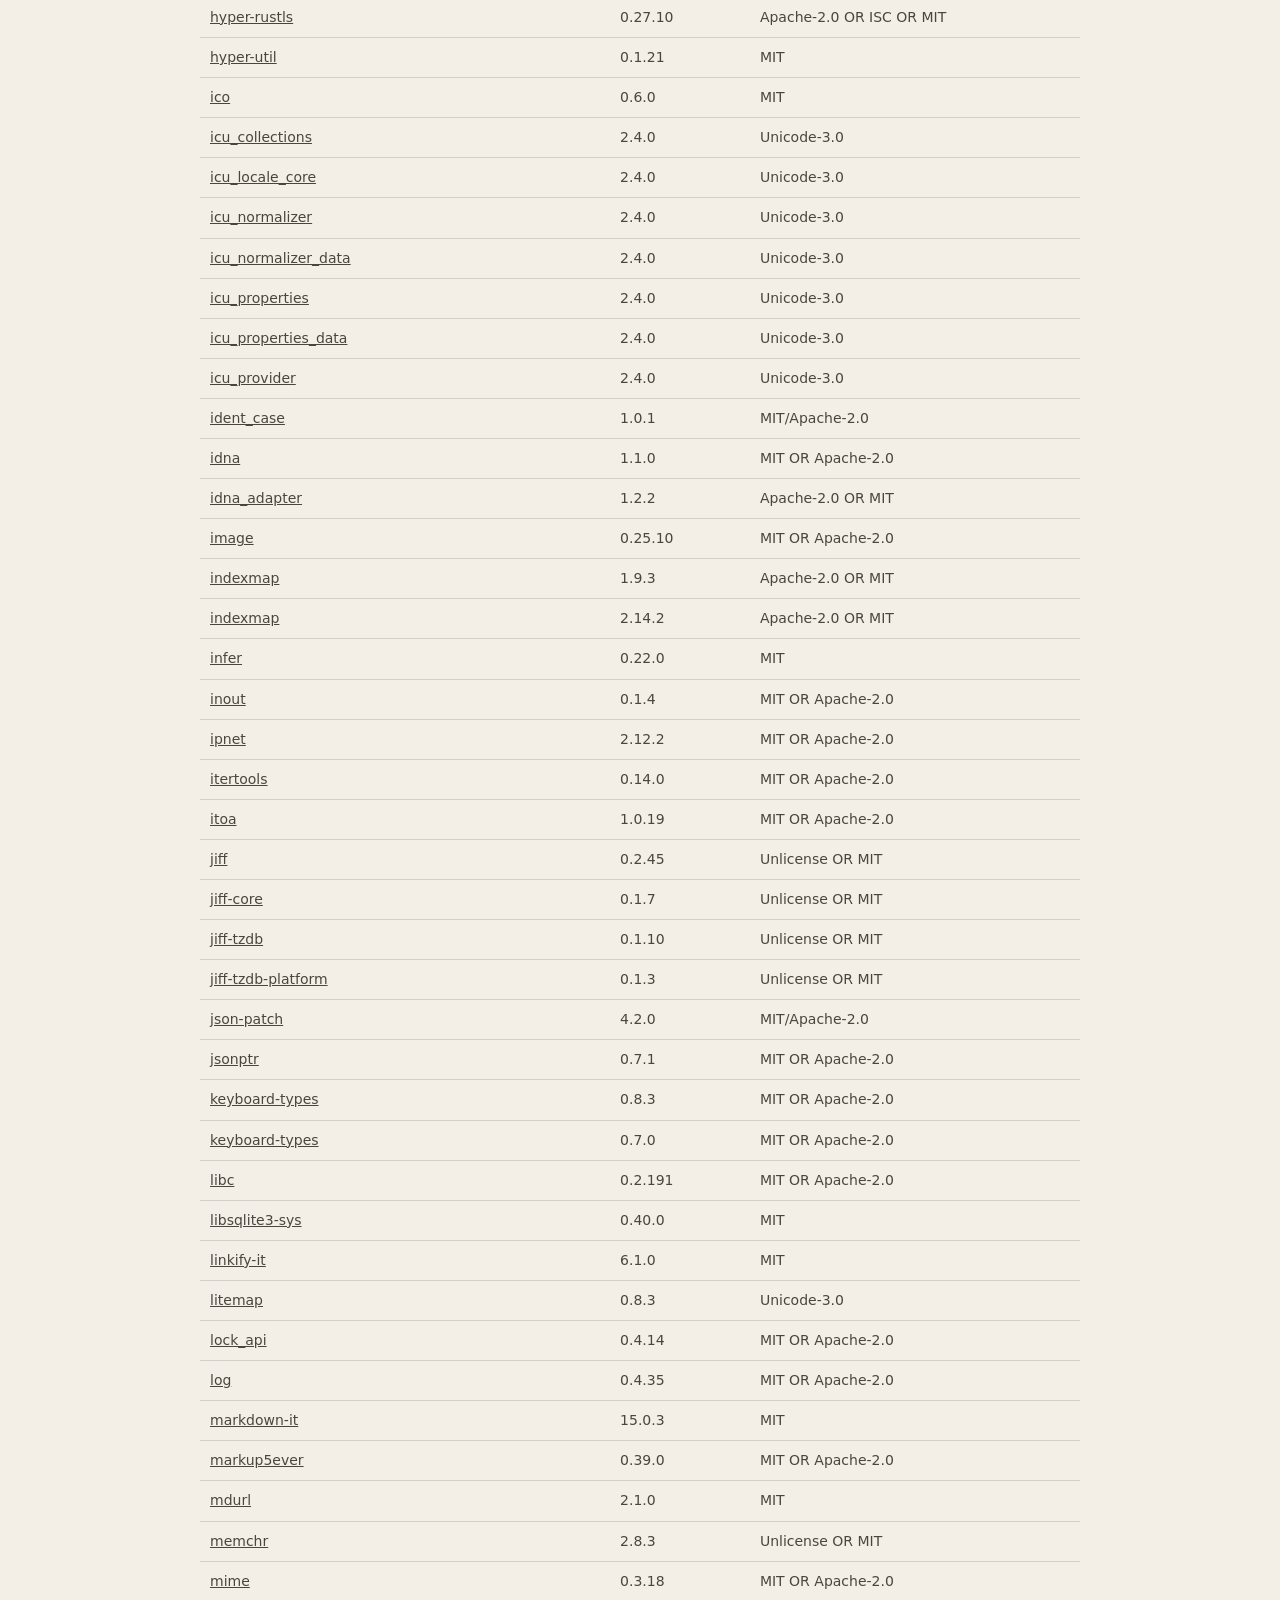
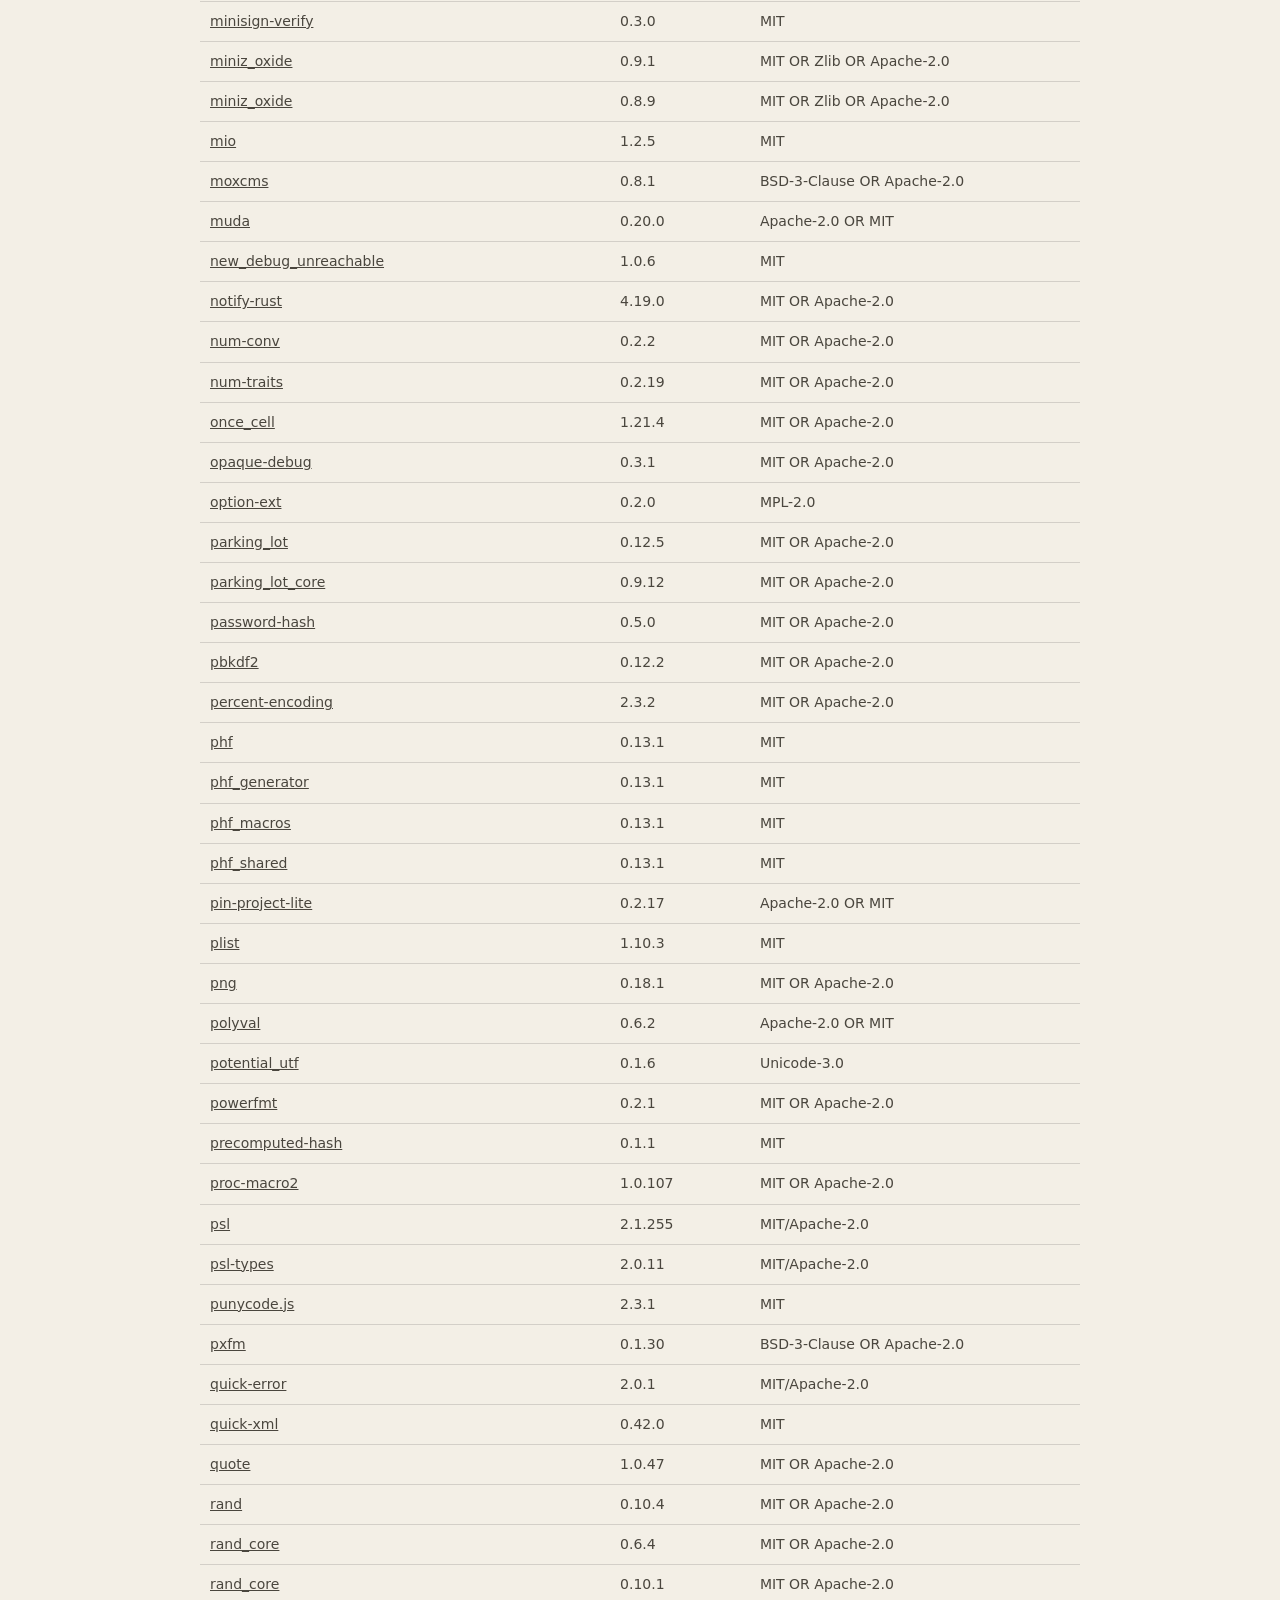
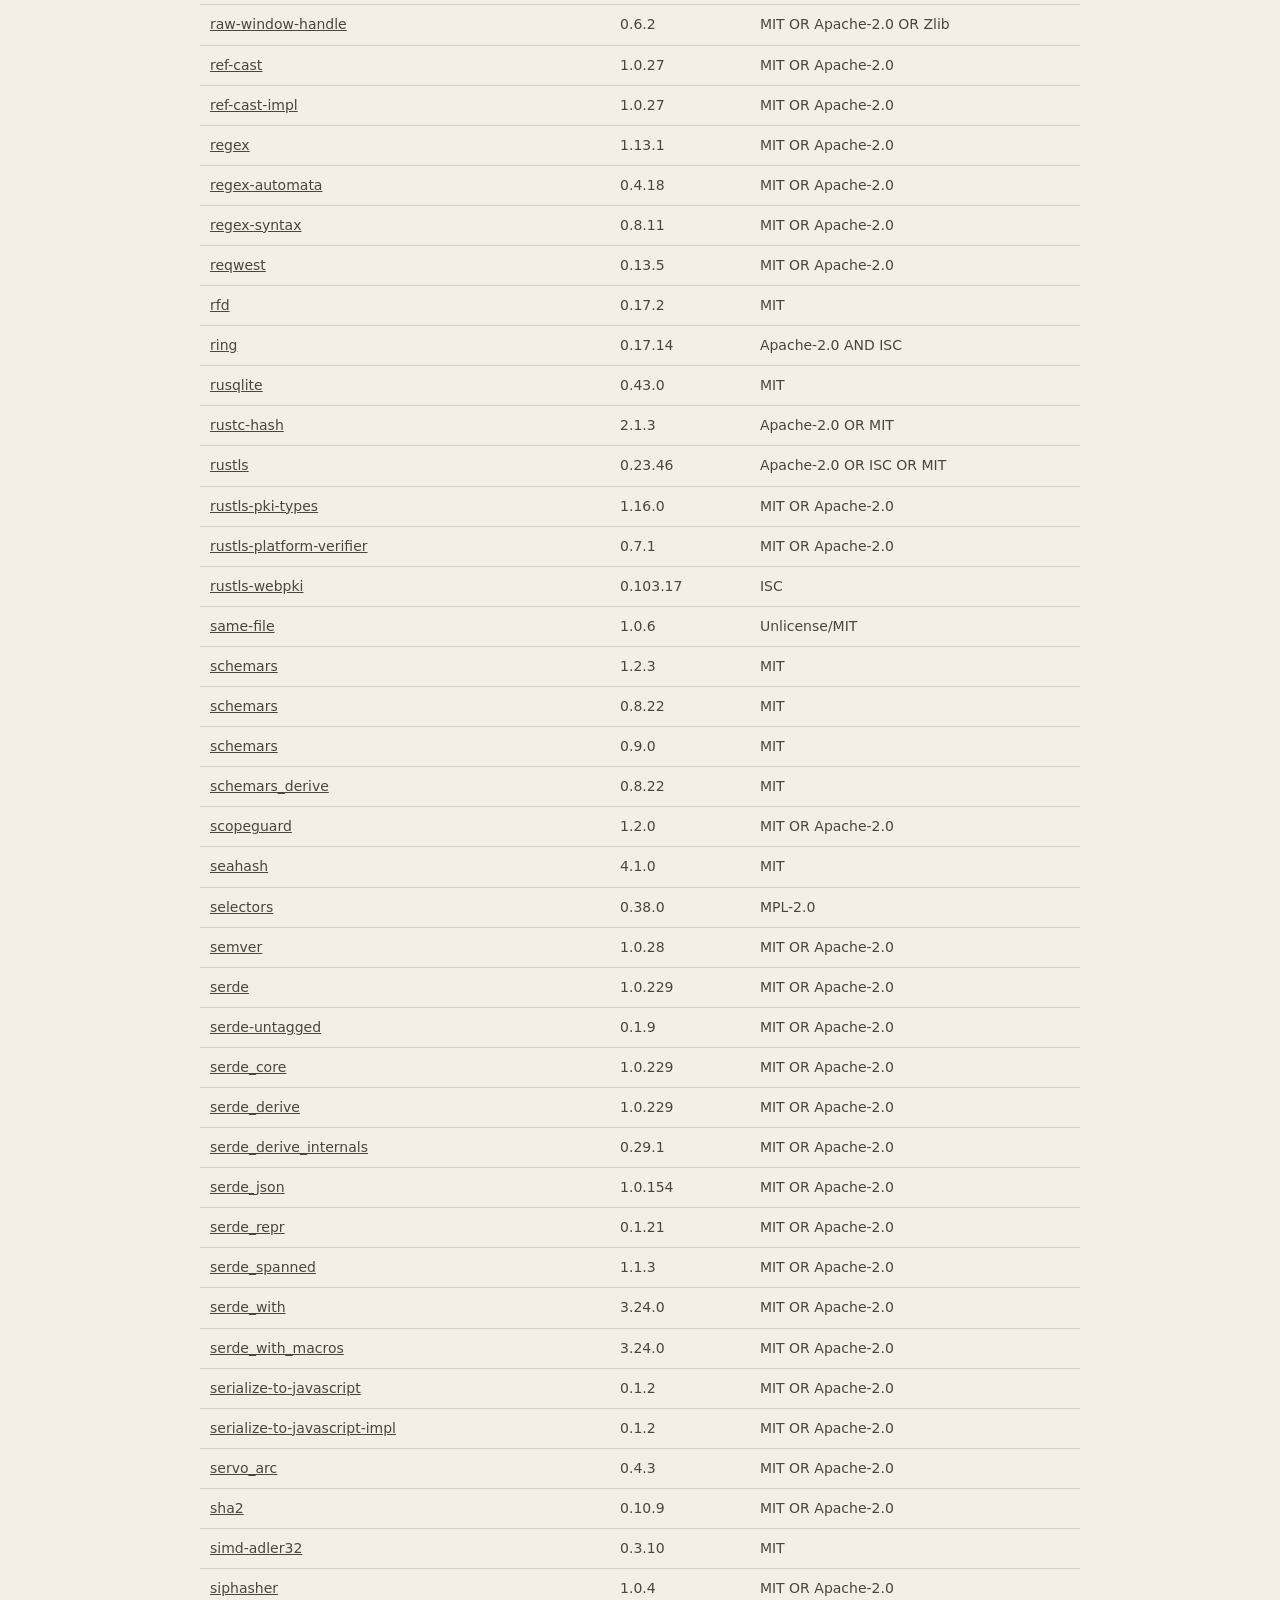
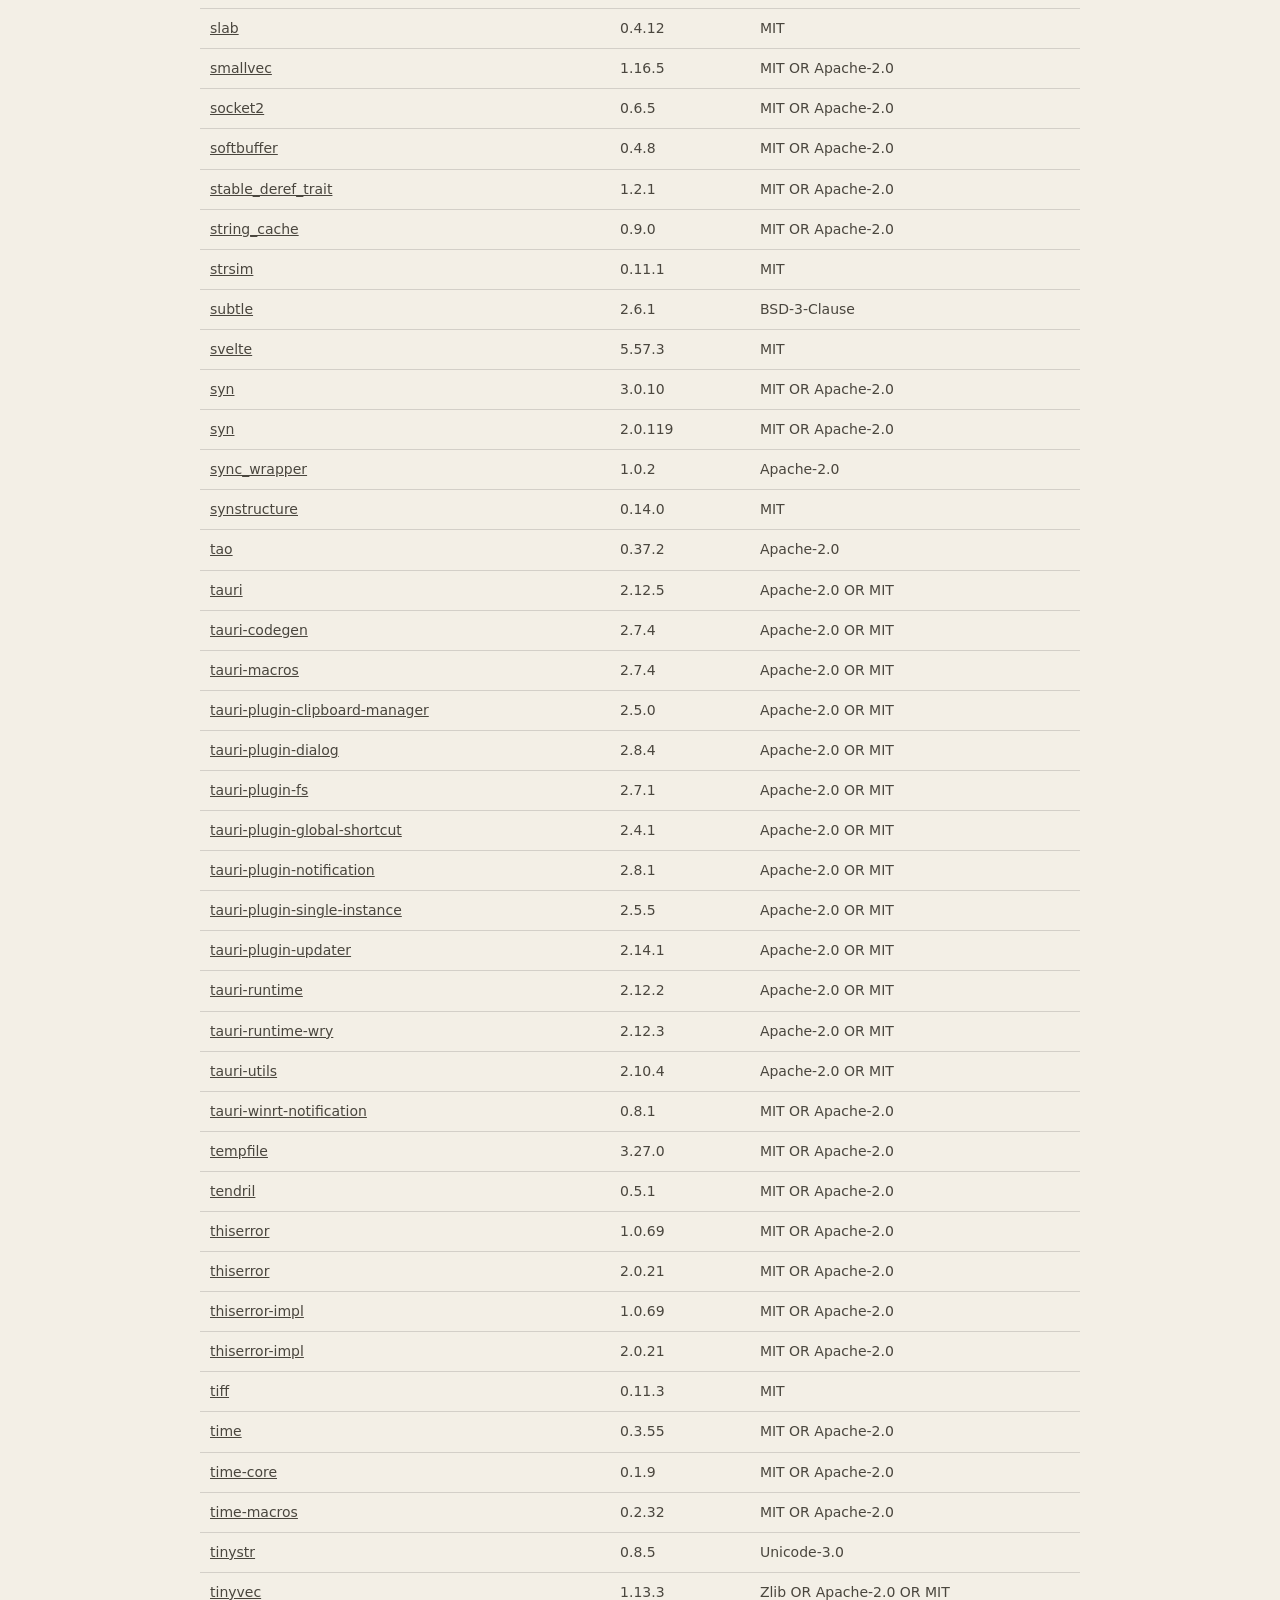
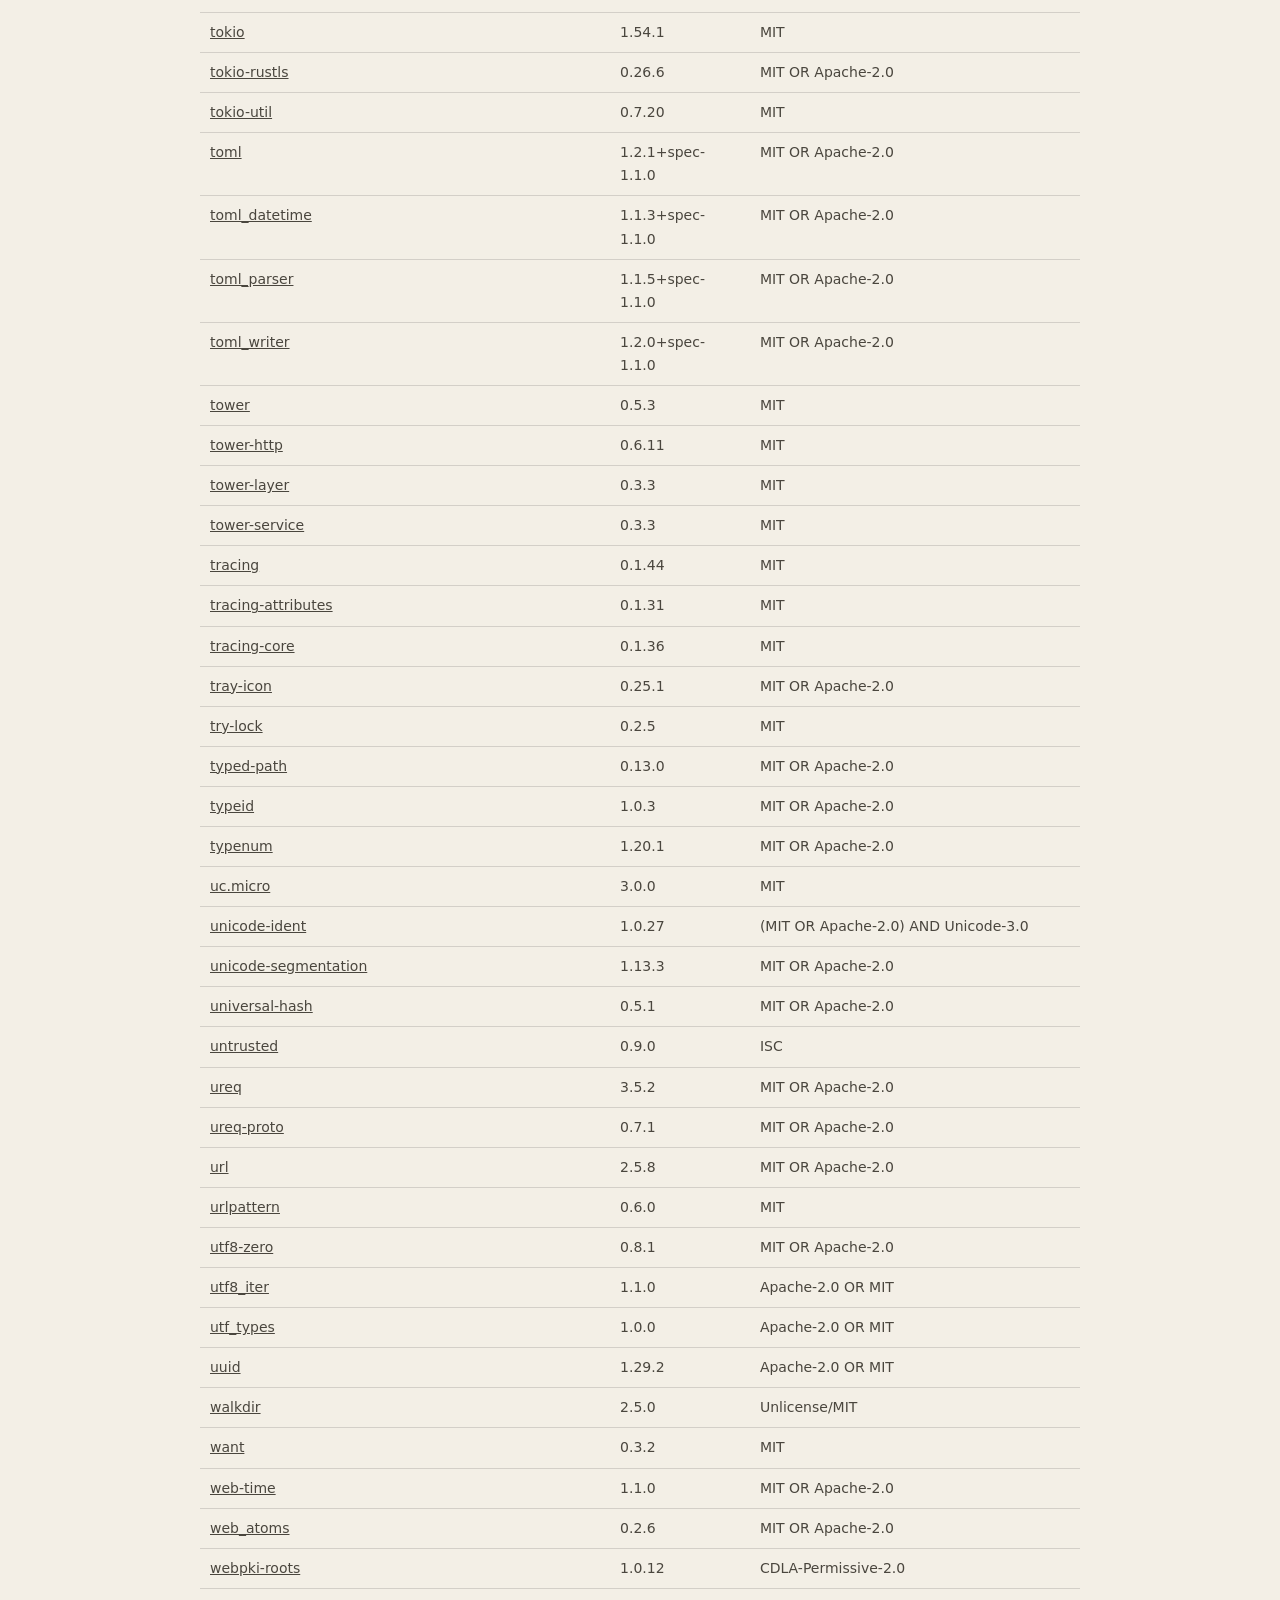
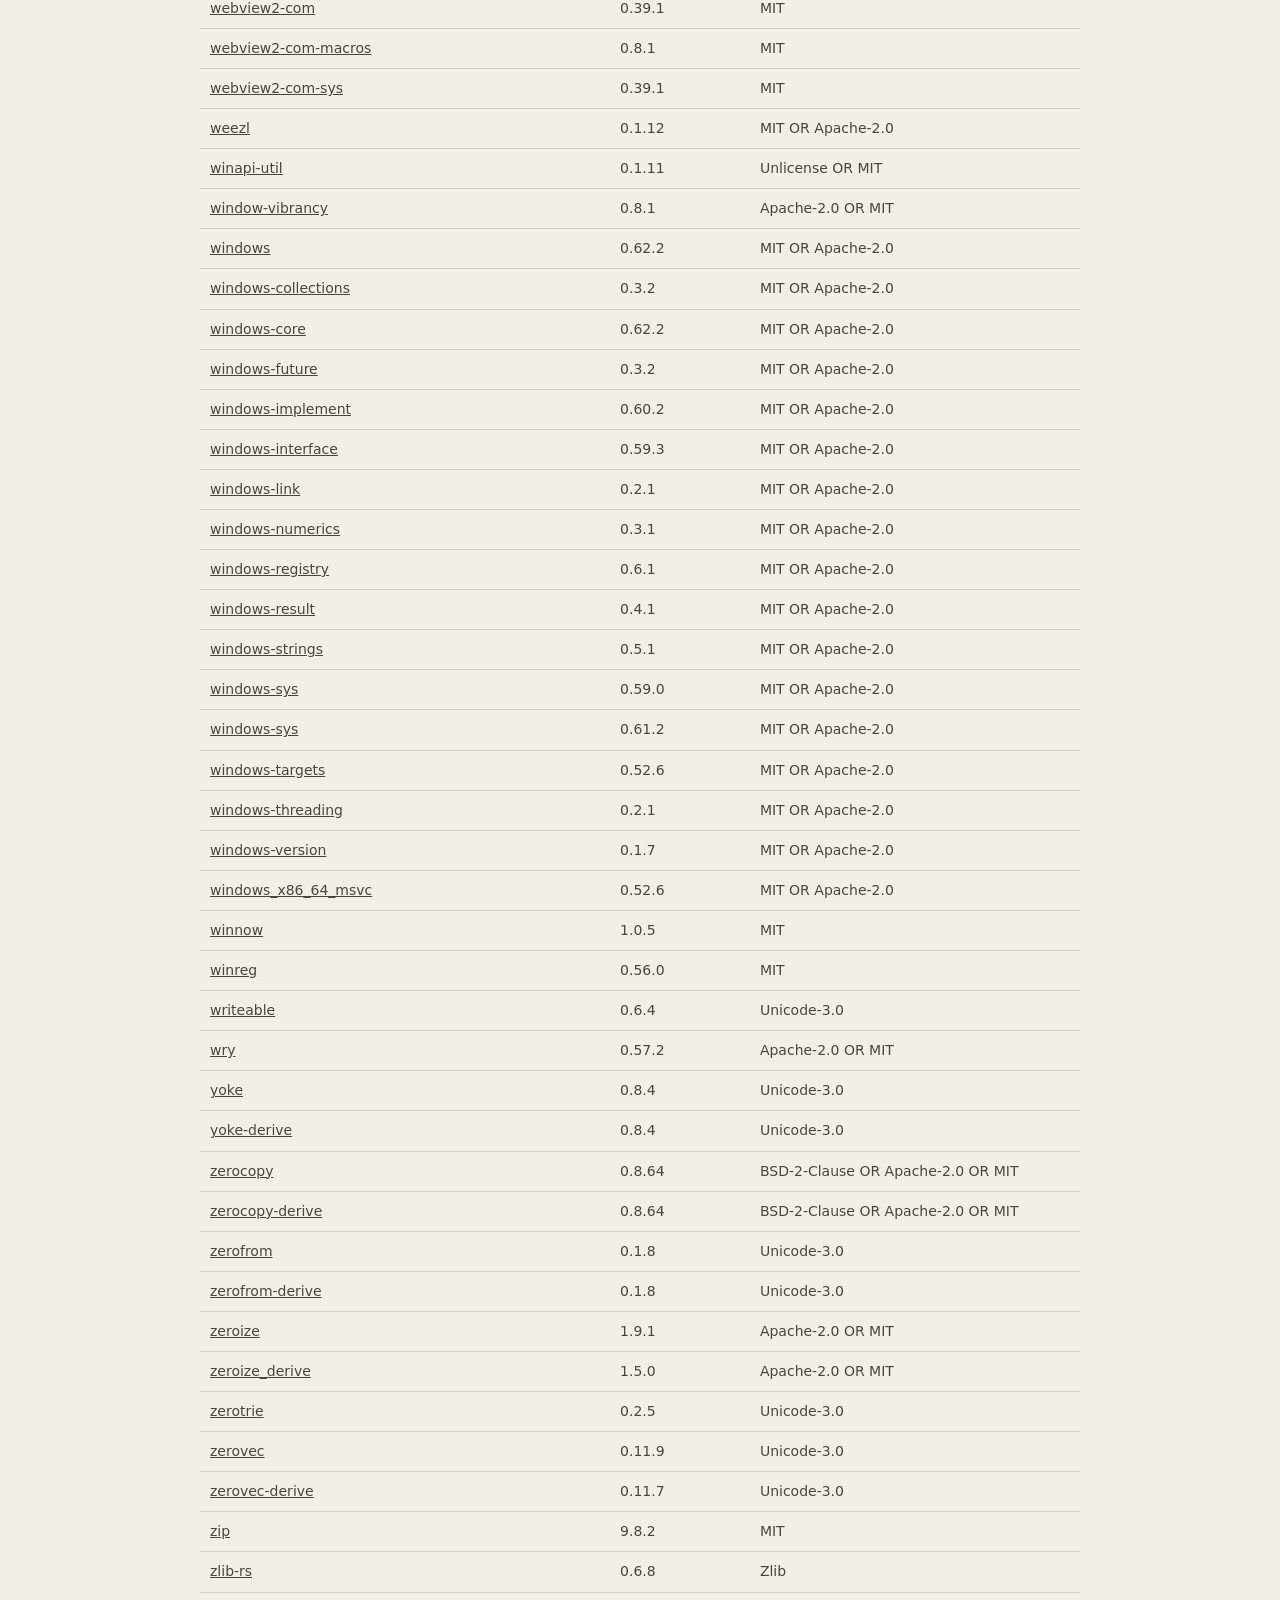
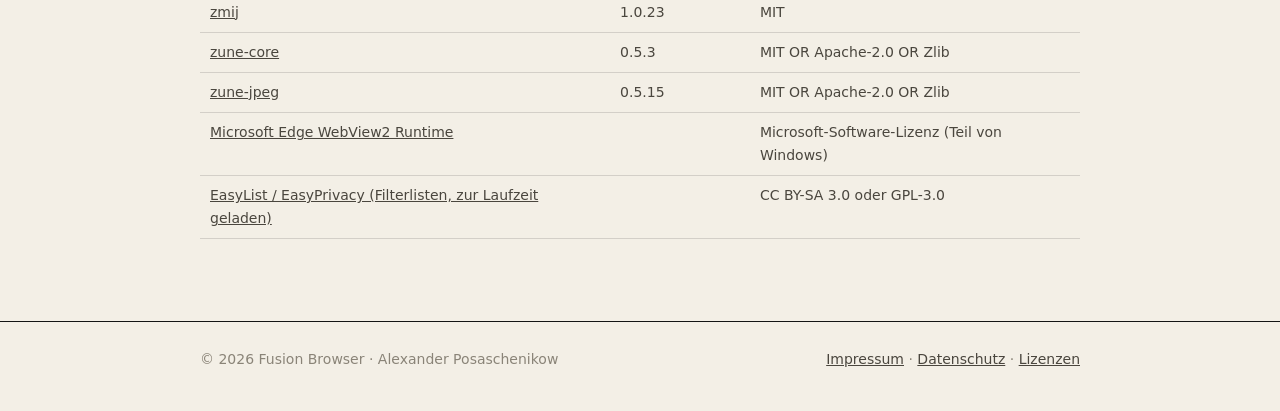
<file: licenses.html>
<!doctype html>
<html lang="de"><head><meta charset="utf-8"><meta name="viewport" content="width=device-width, initial-scale=1">
<title>Lizenzen – Fusion Browser</title><link rel="icon" href="assets/favicon.png"><link rel="stylesheet" href="legal.css"></head>
<body>
<nav class="top"><div class="wrap">
  <a class="brand" href="./"><img class="mark" src="assets/fusion-mark.png" alt="" />FUSION</a>
  <div class="links"><a href="./">Start</a><a href="kontakt.html">Impressum</a><a href="datenschutz.html">Datenschutz</a><a href="licenses.html" aria-current="page">Lizenzen</a></div>
</div></nav>
<main class="legal wrap">
<p class="eyebrow">Rechtliches</p>
<h1>Lizenzen</h1>
<p class="lead">Fusion nutzt freie Software – vielen Dank an alle Autorinnen und Autoren. Die vollständigen
Lizenztexte stehen in den verlinkten Projekten. Der Quelltext der MPL-2.0-Bibliotheken (z.&nbsp;B.
adblock-rust) ist unter den angegebenen Adressen öffentlich verfügbar.</p>
<div class="note"><b>351 Komponenten</b> – überwiegend MIT/Apache-2.0, einige MPL-2.0. Keine GPL-Komponenten in der Software.</div>
<div class="table-scroll"><table><thead><tr><th>Komponente</th><th>Version</th><th>Lizenz</th></tr></thead>
<tbody>
<tr><td><a href="https://github.com/tauri-apps/tauri.git">@tauri-apps/api</a></td><td>2.12.4</td><td>Apache-2.0 OR MIT</td></tr>
<tr><td><a href="https://github.com/brave/adblock-rust/">adblock</a></td><td>0.13.5</td><td>MPL-2.0</td></tr>
<tr><td><a href="https://github.com/addr-rs/addr">addr</a></td><td>0.15.6</td><td>MIT/Apache-2.0</td></tr>
<tr><td><a href="https://github.com/oyvindln/adler2">adler2</a></td><td>2.0.1</td><td>0BSD OR MIT OR Apache-2.0</td></tr>
<tr><td><a href="https://github.com/RustCrypto/traits">aead</a></td><td>0.5.2</td><td>MIT OR Apache-2.0</td></tr>
<tr><td><a href="https://github.com/RustCrypto/block-ciphers">aes</a></td><td>0.8.4</td><td>MIT OR Apache-2.0</td></tr>
<tr><td><a href="https://github.com/RustCrypto/AEADs">aes-gcm</a></td><td>0.10.3</td><td>Apache-2.0 OR MIT</td></tr>
<tr><td><a href="https://github.com/BurntSushi/aho-corasick">aho-corasick</a></td><td>1.1.5</td><td>Unlicense OR MIT</td></tr>
<tr><td><a href="https://github.com/dropbox/rust-alloc-no-stdlib">alloc-no-stdlib</a></td><td>3.0.0</td><td>BSD-3-Clause</td></tr>
<tr><td><a href="https://github.com/dropbox/rust-alloc-no-stdlib">alloc-stdlib</a></td><td>0.3.0</td><td>BSD-3-Clause</td></tr>
<tr><td><a href="https://github.com/dtolnay/anyhow">anyhow</a></td><td>1.0.104</td><td>MIT OR Apache-2.0</td></tr>
<tr><td><a href="https://github.com/1Password/arboard">arboard</a></td><td>3.7.0</td><td>MIT OR Apache-2.0</td></tr>
<tr><td><a href="https://github.com/nodeca/argparse">argparse</a></td><td>3.0.4</td><td>PSF-2.0</td></tr>
<tr><td><a href="https://github.com/bluss/arrayvec">arrayvec</a></td><td>0.7.8</td><td>MIT OR Apache-2.0</td></tr>
<tr><td><a href="https://github.com/smol-rs/atomic-waker">atomic-waker</a></td><td>1.1.2</td><td>Apache-2.0 OR MIT</td></tr>
<tr><td><a href="https://github.com/marshallpierce/rust-base64">base64</a></td><td>0.22.1</td><td>MIT OR Apache-2.0</td></tr>
<tr><td><a href="https://github.com/marshallpierce/rust-base64">base64</a></td><td>0.23.1</td><td>MIT OR Apache-2.0</td></tr>
<tr><td><a href="https://github.com/RustCrypto/formats">base64ct</a></td><td>1.8.3</td><td>Apache-2.0 OR MIT</td></tr>
<tr><td><a href="https://github.com/contain-rs/bit-set">bit-set</a></td><td>0.8.0</td><td>Apache-2.0 OR MIT</td></tr>
<tr><td><a href="https://github.com/contain-rs/bit-vec">bit-vec</a></td><td>0.8.0</td><td>Apache-2.0 OR MIT</td></tr>
<tr><td><a href="https://github.com/bitflags/bitflags">bitflags</a></td><td>2.13.2</td><td>MIT OR Apache-2.0</td></tr>
<tr><td><a href="https://github.com/RustCrypto/utils">block-buffer</a></td><td>0.10.4</td><td>MIT OR Apache-2.0</td></tr>
<tr><td><a href="https://github.com/dropbox/rust-brotli">brotli</a></td><td>9.1.2</td><td>BSD-3-Clause AND MIT</td></tr>
<tr><td><a href="https://github.com/dropbox/rust-brotli-decompressor">brotli-decompressor</a></td><td>6.3.1</td><td>BSD-3-Clause/MIT</td></tr>
<tr><td><a href="https://github.com/Nullus157/bs58-rs">bs58</a></td><td>0.5.1</td><td>MIT/Apache-2.0</td></tr>
<tr><td><a href="https://github.com/Lokathor/bytemuck">bytemuck</a></td><td>1.25.2</td><td>Zlib OR Apache-2.0 OR MIT</td></tr>
<tr><td><a href="https://github.com/BurntSushi/byteorder">byteorder</a></td><td>1.5.0</td><td>Unlicense OR MIT</td></tr>
<tr><td><a href="https://github.com/image-rs/byteorder-lite">byteorder-lite</a></td><td>0.1.0</td><td>Unlicense OR MIT</td></tr>
<tr><td><a href="https://github.com/tokio-rs/bytes">bytes</a></td><td>1.12.1</td><td>MIT</td></tr>
<tr><td><a href="https://github.com/camino-rs/camino">camino</a></td><td>1.2.6</td><td>MIT OR Apache-2.0</td></tr>
<tr><td><a href="https://github.com/rust-lang/cargo">cargo-platform</a></td><td>0.1.9</td><td>MIT OR Apache-2.0</td></tr>
<tr><td><a href="https://github.com/oli-obk/cargo_metadata">cargo_metadata</a></td><td>0.19.2</td><td>MIT</td></tr>
<tr><td><a href="https://github.com/mdsteele/rust-cfb">cfb</a></td><td>0.14.0</td><td>MIT</td></tr>
<tr><td><a href="https://github.com/rust-lang/cfg-if">cfg-if</a></td><td>1.0.5</td><td>MIT OR Apache-2.0</td></tr>
<tr><td><a href="https://github.com/RustCrypto/stream-ciphers">chacha20</a></td><td>0.10.2</td><td>MIT OR Apache-2.0</td></tr>
<tr><td><a href="https://github.com/chronotope/chrono">chrono</a></td><td>0.4.45</td><td>MIT OR Apache-2.0</td></tr>
<tr><td><a href="https://github.com/RustCrypto/traits">cipher</a></td><td>0.4.4</td><td>MIT OR Apache-2.0</td></tr>
<tr><td><a href="https://github.com/DoumanAsh/clipboard-win">clipboard-win</a></td><td>5.4.3</td><td>BSL-1.0</td></tr>
<tr><td><a href="https://codeberg.org/cesarb/constant_time_eq">constant_time_eq</a></td><td>0.6.2</td><td>CC0-1.0 OR MIT-0 OR Apache-2.0</td></tr>
<tr><td><a href="https://github.com/SergioBenitez/cookie-rs">cookie</a></td><td>0.18.2</td><td>MIT OR Apache-2.0</td></tr>
<tr><td><a href="https://github.com/RustCrypto/utils">cpufeatures</a></td><td>0.2.17</td><td>MIT OR Apache-2.0</td></tr>
<tr><td><a href="https://github.com/RustCrypto/utils">cpufeatures</a></td><td>0.3.1</td><td>MIT OR Apache-2.0</td></tr>
<tr><td><a href="https://github.com/srijs/rust-crc32fast">crc32fast</a></td><td>1.5.5</td><td>MIT OR Apache-2.0</td></tr>
<tr><td><a href="https://github.com/crossbeam-rs/crossbeam">crossbeam-channel</a></td><td>0.5.17</td><td>MIT OR Apache-2.0</td></tr>
<tr><td><a href="https://github.com/crossbeam-rs/crossbeam">crossbeam-utils</a></td><td>0.8.23</td><td>MIT OR Apache-2.0</td></tr>
<tr><td><a href="https://github.com/RustCrypto/traits">crypto-common</a></td><td>0.1.7</td><td>MIT OR Apache-2.0</td></tr>
<tr><td><a href="https://github.com/servo/rust-cssparser">cssparser</a></td><td>0.37.0</td><td>MPL-2.0</td></tr>
<tr><td><a href="https://github.com/servo/rust-cssparser">cssparser-macros</a></td><td>0.7.1</td><td>MPL-2.0</td></tr>
<tr><td><a href="https://github.com/mmastrac/linktime">ctor</a></td><td>1.0.14</td><td>Apache-2.0 OR MIT</td></tr>
<tr><td><a href="https://github.com/RustCrypto/block-modes">ctr</a></td><td>0.9.2</td><td>MIT OR Apache-2.0</td></tr>
<tr><td><a href="https://github.com/TedDriggs/darling">darling</a></td><td>0.24.1</td><td>MIT</td></tr>
<tr><td><a href="https://github.com/TedDriggs/darling">darling_core</a></td><td>0.24.1</td><td>MIT</td></tr>
<tr><td><a href="https://github.com/TedDriggs/darling">darling_macro</a></td><td>0.24.1</td><td>MIT</td></tr>
<tr><td><a href="https://github.com/jhpratt/deranged">deranged</a></td><td>0.5.9</td><td>MIT OR Apache-2.0</td></tr>
<tr><td><a href="https://github.com/JelteF/derive_more">derive_more</a></td><td>2.1.1</td><td>MIT</td></tr>
<tr><td><a href="https://github.com/JelteF/derive_more">derive_more-impl</a></td><td>2.1.1</td><td>MIT</td></tr>
<tr><td><a href="https://github.com/RustCrypto/traits">digest</a></td><td>0.10.7</td><td>MIT OR Apache-2.0</td></tr>
<tr><td><a href="https://codeberg.org/dirs/dirs-rs">dirs</a></td><td>7.0.0</td><td>MIT OR Apache-2.0</td></tr>
<tr><td><a href="https://github.com/dirs-dev/dirs-sys-rs">dirs-sys</a></td><td>0.5.0</td><td>MIT OR Apache-2.0</td></tr>
<tr><td><a href="https://github.com/yaahc/displaydoc">displaydoc</a></td><td>0.2.7</td><td>MIT OR Apache-2.0</td></tr>
<tr><td><a href="https://github.com/niklak/dom_query">dom_query</a></td><td>0.28.0</td><td>MIT</td></tr>
<tr><td><a href="https://github.com/rust-windowing/winit">dpi</a></td><td>0.1.2</td><td>Apache-2.0 AND MIT</td></tr>
<tr><td><a href="https://github.com/dtolnay/dtoa">dtoa</a></td><td>1.0.11</td><td>MIT OR Apache-2.0</td></tr>
<tr><td><a href="https://github.com/upsuper/dtoa-short">dtoa-short</a></td><td>0.3.5</td><td>MPL-2.0</td></tr>
<tr><td><a href="https://gitlab.com/kornelski/dunce">dunce</a></td><td>1.0.5</td><td>CC0-1.0 OR MIT-0 OR Apache-2.0</td></tr>
<tr><td><a href="https://github.com/dtolnay/dyn-clone">dyn-clone</a></td><td>1.0.20</td><td>MIT OR Apache-2.0</td></tr>
<tr><td><a href="https://github.com/rayon-rs/either">either</a></td><td>1.19.0</td><td>MIT OR Apache-2.0</td></tr>
<tr><td><a href="https://github.com/fb55/entities.git">entities</a></td><td>8.1.0</td><td>BSD-2-Clause</td></tr>
<tr><td><a href="https://github.com/indexmap-rs/equivalent">equivalent</a></td><td>1.0.3</td><td>Apache-2.0 OR MIT</td></tr>
<tr><td><a href="https://github.com/dtolnay/erased-serde">erased-serde</a></td><td>0.4.11</td><td>MIT OR Apache-2.0</td></tr>
<tr><td><a href="https://github.com/DoumanAsh/error-code">error-code</a></td><td>3.4.0</td><td>BSL-1.0</td></tr>
<tr><td><a href="https://github.com/sfackler/rust-fallible-iterator">fallible-iterator</a></td><td>0.3.0</td><td>MIT/Apache-2.0</td></tr>
<tr><td><a href="https://github.com/sfackler/fallible-streaming-iterator">fallible-streaming-iterator</a></td><td>0.1.9</td><td>MIT/Apache-2.0</td></tr>
<tr><td><a href="https://github.com/smol-rs/fastrand">fastrand</a></td><td>2.5.0</td><td>Apache-2.0 OR MIT</td></tr>
<tr><td><a href="https://github.com/pdf-rs/fax">fax</a></td><td>0.2.7</td><td>MIT</td></tr>
<tr><td><a href="https://github.com/image-rs/fdeflate">fdeflate</a></td><td>0.3.7</td><td>MIT OR Apache-2.0</td></tr>
<tr><td><a href="https://github.com/google/flatbuffers">flatbuffers</a></td><td>25.12.19</td><td>Apache-2.0</td></tr>
<tr><td><a href="https://github.com/rust-lang/flate2-rs">flate2</a></td><td>1.1.11</td><td>MIT OR Apache-2.0</td></tr>
<tr><td><a href="https://github.com/servo/rust-fnv">fnv</a></td><td>1.0.7</td><td>Apache-2.0 / MIT</td></tr>
<tr><td><a href="https://github.com/orlp/foldhash">foldhash</a></td><td>0.2.0</td><td>Zlib</td></tr>
<tr><td><a href="https://github.com/servo/rust-url">form_urlencoded</a></td><td>1.2.2</td><td>MIT OR Apache-2.0</td></tr>
<tr><td><a href="https://github.com/rust-lang/futures-rs">futures-channel</a></td><td>0.3.34</td><td>MIT OR Apache-2.0</td></tr>
<tr><td><a href="https://github.com/rust-lang/futures-rs">futures-core</a></td><td>0.3.34</td><td>MIT OR Apache-2.0</td></tr>
<tr><td><a href="https://github.com/rust-lang/futures-rs">futures-io</a></td><td>0.3.34</td><td>MIT OR Apache-2.0</td></tr>
<tr><td><a href="https://github.com/rust-lang/futures-rs">futures-macro</a></td><td>0.3.34</td><td>MIT OR Apache-2.0</td></tr>
<tr><td><a href="https://github.com/rust-lang/futures-rs">futures-sink</a></td><td>0.3.34</td><td>MIT OR Apache-2.0</td></tr>
<tr><td><a href="https://github.com/rust-lang/futures-rs">futures-task</a></td><td>0.3.34</td><td>MIT OR Apache-2.0</td></tr>
<tr><td><a href="https://github.com/rust-lang/futures-rs">futures-util</a></td><td>0.3.34</td><td>MIT OR Apache-2.0</td></tr>
<tr><td><a href="https://github.com/fizyk20/generic-array.git">generic-array</a></td><td>0.14.7</td><td>MIT</td></tr>
<tr><td><a href="https://github.com/rust-random/getrandom">getrandom</a></td><td>0.2.17</td><td>MIT OR Apache-2.0</td></tr>
<tr><td><a href="https://github.com/rust-random/getrandom">getrandom</a></td><td>0.3.4</td><td>MIT OR Apache-2.0</td></tr>
<tr><td><a href="https://github.com/rust-random/getrandom">getrandom</a></td><td>0.4.3</td><td>MIT OR Apache-2.0</td></tr>
<tr><td><a href="https://github.com/RustCrypto/universal-hashes">ghash</a></td><td>0.5.1</td><td>Apache-2.0 OR MIT</td></tr>
<tr><td><a href="https://github.com/rust-lang/glob">glob</a></td><td>0.3.4</td><td>MIT OR Apache-2.0</td></tr>
<tr><td><a href="https://github.com/tauri-apps/global-hotkey">global-hotkey</a></td><td>0.8.0</td><td>Apache-2.0 OR MIT</td></tr>
<tr><td><a href="https://github.com/VoidStarKat/half-rs">half</a></td><td>2.7.1</td><td>MIT OR Apache-2.0</td></tr>
<tr><td><a href="https://github.com/rust-lang/hashbrown">hashbrown</a></td><td>0.17.1</td><td>MIT OR Apache-2.0</td></tr>
<tr><td><a href="https://github.com/rust-lang/hashbrown">hashbrown</a></td><td>0.12.3</td><td>MIT OR Apache-2.0</td></tr>
<tr><td><a href="https://github.com/djc/hashlink">hashlink</a></td><td>0.12.2</td><td>MIT OR Apache-2.0</td></tr>
<tr><td><a href="https://github.com/withoutboats/heck">heck</a></td><td>0.5.0</td><td>MIT OR Apache-2.0</td></tr>
<tr><td><a href="https://github.com/KokaKiwi/rust-hex">hex</a></td><td>0.4.3</td><td>MIT OR Apache-2.0</td></tr>
<tr><td><a href="https://github.com/highlightjs/highlight.js.git">highlight.js</a></td><td>11.12.0</td><td>BSD-3-Clause</td></tr>
<tr><td><a href="https://github.com/RustCrypto/MACs">hmac</a></td><td>0.12.1</td><td>MIT OR Apache-2.0</td></tr>
<tr><td><a href="https://github.com/servo/html5ever">html5ever</a></td><td>0.39.0</td><td>MIT OR Apache-2.0</td></tr>
<tr><td><a href="https://github.com/hyperium/http">http</a></td><td>1.5.0</td><td>MIT OR Apache-2.0</td></tr>
<tr><td><a href="https://github.com/hyperium/http-body">http-body</a></td><td>1.1.0</td><td>MIT</td></tr>
<tr><td><a href="https://github.com/hyperium/http-body">http-body-util</a></td><td>0.1.5</td><td>MIT</td></tr>
<tr><td><a href="https://github.com/seanmonstar/httparse">httparse</a></td><td>1.10.1</td><td>MIT OR Apache-2.0</td></tr>
<tr><td><a href="https://github.com/hyperium/hyper">hyper</a></td><td>1.12.0</td><td>MIT</td></tr>
<tr><td><a href="https://github.com/rustls/hyper-rustls">hyper-rustls</a></td><td>0.27.10</td><td>Apache-2.0 OR ISC OR MIT</td></tr>
<tr><td><a href="https://github.com/hyperium/hyper-util">hyper-util</a></td><td>0.1.21</td><td>MIT</td></tr>
<tr><td><a href="https://github.com/mdsteele/rust-ico">ico</a></td><td>0.6.0</td><td>MIT</td></tr>
<tr><td><a href="https://github.com/unicode-org/icu4x">icu_collections</a></td><td>2.4.0</td><td>Unicode-3.0</td></tr>
<tr><td><a href="https://github.com/unicode-org/icu4x">icu_locale_core</a></td><td>2.4.0</td><td>Unicode-3.0</td></tr>
<tr><td><a href="https://github.com/unicode-org/icu4x">icu_normalizer</a></td><td>2.4.0</td><td>Unicode-3.0</td></tr>
<tr><td><a href="https://github.com/unicode-org/icu4x">icu_normalizer_data</a></td><td>2.4.0</td><td>Unicode-3.0</td></tr>
<tr><td><a href="https://github.com/unicode-org/icu4x">icu_properties</a></td><td>2.4.0</td><td>Unicode-3.0</td></tr>
<tr><td><a href="https://github.com/unicode-org/icu4x">icu_properties_data</a></td><td>2.4.0</td><td>Unicode-3.0</td></tr>
<tr><td><a href="https://github.com/unicode-org/icu4x">icu_provider</a></td><td>2.4.0</td><td>Unicode-3.0</td></tr>
<tr><td><a href="https://github.com/TedDriggs/ident_case">ident_case</a></td><td>1.0.1</td><td>MIT/Apache-2.0</td></tr>
<tr><td><a href="https://github.com/servo/rust-url/">idna</a></td><td>1.1.0</td><td>MIT OR Apache-2.0</td></tr>
<tr><td><a href="https://github.com/hsivonen/idna_adapter">idna_adapter</a></td><td>1.2.2</td><td>Apache-2.0 OR MIT</td></tr>
<tr><td><a href="https://github.com/image-rs/image">image</a></td><td>0.25.10</td><td>MIT OR Apache-2.0</td></tr>
<tr><td><a href="https://github.com/bluss/indexmap">indexmap</a></td><td>1.9.3</td><td>Apache-2.0 OR MIT</td></tr>
<tr><td><a href="https://github.com/indexmap-rs/indexmap">indexmap</a></td><td>2.14.2</td><td>Apache-2.0 OR MIT</td></tr>
<tr><td><a href="https://github.com/bojand/infer">infer</a></td><td>0.22.0</td><td>MIT</td></tr>
<tr><td><a href="https://github.com/RustCrypto/utils">inout</a></td><td>0.1.4</td><td>MIT OR Apache-2.0</td></tr>
<tr><td><a href="https://github.com/krisprice/ipnet">ipnet</a></td><td>2.12.2</td><td>MIT OR Apache-2.0</td></tr>
<tr><td><a href="https://github.com/rust-itertools/itertools">itertools</a></td><td>0.14.0</td><td>MIT OR Apache-2.0</td></tr>
<tr><td><a href="https://github.com/dtolnay/itoa">itoa</a></td><td>1.0.19</td><td>MIT OR Apache-2.0</td></tr>
<tr><td><a href="https://github.com/BurntSushi/jiff">jiff</a></td><td>0.2.45</td><td>Unlicense OR MIT</td></tr>
<tr><td><a href="https://github.com/BurntSushi/jiff">jiff-core</a></td><td>0.1.7</td><td>Unlicense OR MIT</td></tr>
<tr><td><a href="https://github.com/BurntSushi/jiff">jiff-tzdb</a></td><td>0.1.10</td><td>Unlicense OR MIT</td></tr>
<tr><td><a href="https://github.com/BurntSushi/jiff">jiff-tzdb-platform</a></td><td>0.1.3</td><td>Unlicense OR MIT</td></tr>
<tr><td><a href="https://github.com/idubrov/json-patch">json-patch</a></td><td>4.2.0</td><td>MIT/Apache-2.0</td></tr>
<tr><td><a href="https://github.com/chanced/jsonptr">jsonptr</a></td><td>0.7.1</td><td>MIT OR Apache-2.0</td></tr>
<tr><td><a href="https://github.com/rust-windowing/keyboard-types">keyboard-types</a></td><td>0.8.3</td><td>MIT OR Apache-2.0</td></tr>
<tr><td><a href="https://github.com/pyfisch/keyboard-types">keyboard-types</a></td><td>0.7.0</td><td>MIT OR Apache-2.0</td></tr>
<tr><td><a href="https://github.com/rust-lang/libc">libc</a></td><td>0.2.191</td><td>MIT OR Apache-2.0</td></tr>
<tr><td><a href="https://github.com/rusqlite/rusqlite">libsqlite3-sys</a></td><td>0.40.0</td><td>MIT</td></tr>
<tr><td><a href="https://github.com/markdown-it/linkify-it.git">linkify-it</a></td><td>6.1.0</td><td>MIT</td></tr>
<tr><td><a href="https://github.com/unicode-org/icu4x">litemap</a></td><td>0.8.3</td><td>Unicode-3.0</td></tr>
<tr><td><a href="https://github.com/Amanieu/parking_lot">lock_api</a></td><td>0.4.14</td><td>MIT OR Apache-2.0</td></tr>
<tr><td><a href="https://github.com/rust-lang/log">log</a></td><td>0.4.35</td><td>MIT OR Apache-2.0</td></tr>
<tr><td><a href="https://github.com/markdown-it/markdown-it">markdown-it</a></td><td>15.0.3</td><td>MIT</td></tr>
<tr><td><a href="https://github.com/servo/html5ever">markup5ever</a></td><td>0.39.0</td><td>MIT OR Apache-2.0</td></tr>
<tr><td><a href="https://github.com/markdown-it/mdurl.git">mdurl</a></td><td>2.1.0</td><td>MIT</td></tr>
<tr><td><a href="https://github.com/BurntSushi/memchr">memchr</a></td><td>2.8.3</td><td>Unlicense OR MIT</td></tr>
<tr><td><a href="https://github.com/hyperium/mime">mime</a></td><td>0.3.18</td><td>MIT OR Apache-2.0</td></tr>
<tr><td><a href="https://github.com/jedisct1/rust-minisign-verify">minisign-verify</a></td><td>0.3.0</td><td>MIT</td></tr>
<tr><td><a href="https://github.com/Frommi/miniz_oxide/tree/master/miniz_oxide">miniz_oxide</a></td><td>0.9.1</td><td>MIT OR Zlib OR Apache-2.0</td></tr>
<tr><td><a href="https://github.com/Frommi/miniz_oxide/tree/master/miniz_oxide">miniz_oxide</a></td><td>0.8.9</td><td>MIT OR Zlib OR Apache-2.0</td></tr>
<tr><td><a href="https://github.com/tokio-rs/mio">mio</a></td><td>1.2.5</td><td>MIT</td></tr>
<tr><td><a href="https://github.com/awxkee/moxcms.git">moxcms</a></td><td>0.8.1</td><td>BSD-3-Clause OR Apache-2.0</td></tr>
<tr><td><a href="https://github.com/tauri-apps/muda">muda</a></td><td>0.20.0</td><td>Apache-2.0 OR MIT</td></tr>
<tr><td><a href="https://github.com/mbrubeck/rust-debug-unreachable">new_debug_unreachable</a></td><td>1.0.6</td><td>MIT</td></tr>
<tr><td><a href="https://github.com/hoodie/notify-rust">notify-rust</a></td><td>4.19.0</td><td>MIT OR Apache-2.0</td></tr>
<tr><td><a href="https://github.com/jhpratt/num-conv">num-conv</a></td><td>0.2.2</td><td>MIT OR Apache-2.0</td></tr>
<tr><td><a href="https://github.com/rust-num/num-traits">num-traits</a></td><td>0.2.19</td><td>MIT OR Apache-2.0</td></tr>
<tr><td><a href="https://github.com/matklad/once_cell">once_cell</a></td><td>1.21.4</td><td>MIT OR Apache-2.0</td></tr>
<tr><td><a href="https://github.com/RustCrypto/utils">opaque-debug</a></td><td>0.3.1</td><td>MIT OR Apache-2.0</td></tr>
<tr><td><a href="https://github.com/soc/option-ext.git">option-ext</a></td><td>0.2.0</td><td>MPL-2.0</td></tr>
<tr><td><a href="https://github.com/Amanieu/parking_lot">parking_lot</a></td><td>0.12.5</td><td>MIT OR Apache-2.0</td></tr>
<tr><td><a href="https://github.com/Amanieu/parking_lot">parking_lot_core</a></td><td>0.9.12</td><td>MIT OR Apache-2.0</td></tr>
<tr><td><a href="https://github.com/RustCrypto/traits/tree/master/password-hash">password-hash</a></td><td>0.5.0</td><td>MIT OR Apache-2.0</td></tr>
<tr><td><a href="https://github.com/RustCrypto/password-hashes/tree/master/pbkdf2">pbkdf2</a></td><td>0.12.2</td><td>MIT OR Apache-2.0</td></tr>
<tr><td><a href="https://github.com/servo/rust-url/">percent-encoding</a></td><td>2.3.2</td><td>MIT OR Apache-2.0</td></tr>
<tr><td><a href="https://github.com/rust-phf/rust-phf">phf</a></td><td>0.13.1</td><td>MIT</td></tr>
<tr><td><a href="https://github.com/rust-phf/rust-phf">phf_generator</a></td><td>0.13.1</td><td>MIT</td></tr>
<tr><td><a href="https://github.com/rust-phf/rust-phf">phf_macros</a></td><td>0.13.1</td><td>MIT</td></tr>
<tr><td><a href="https://github.com/rust-phf/rust-phf">phf_shared</a></td><td>0.13.1</td><td>MIT</td></tr>
<tr><td><a href="https://github.com/taiki-e/pin-project-lite">pin-project-lite</a></td><td>0.2.17</td><td>Apache-2.0 OR MIT</td></tr>
<tr><td><a href="https://github.com/ebarnard/rust-plist/">plist</a></td><td>1.10.3</td><td>MIT</td></tr>
<tr><td><a href="https://github.com/image-rs/image-png">png</a></td><td>0.18.1</td><td>MIT OR Apache-2.0</td></tr>
<tr><td><a href="https://github.com/RustCrypto/universal-hashes">polyval</a></td><td>0.6.2</td><td>Apache-2.0 OR MIT</td></tr>
<tr><td><a href="https://github.com/unicode-org/icu4x">potential_utf</a></td><td>0.1.6</td><td>Unicode-3.0</td></tr>
<tr><td><a href="https://github.com/jhpratt/powerfmt">powerfmt</a></td><td>0.2.1</td><td>MIT OR Apache-2.0</td></tr>
<tr><td><a href="https://github.com/emilio/precomputed-hash">precomputed-hash</a></td><td>0.1.1</td><td>MIT</td></tr>
<tr><td><a href="https://github.com/dtolnay/proc-macro2">proc-macro2</a></td><td>1.0.107</td><td>MIT OR Apache-2.0</td></tr>
<tr><td><a href="https://github.com/addr-rs/psl">psl</a></td><td>2.1.255</td><td>MIT/Apache-2.0</td></tr>
<tr><td><a href="https://github.com/addr-rs/psl-types">psl-types</a></td><td>2.0.11</td><td>MIT/Apache-2.0</td></tr>
<tr><td><a href="https://github.com/mathiasbynens/punycode.js.git">punycode.js</a></td><td>2.3.1</td><td>MIT</td></tr>
<tr><td><a href="https://github.com/awxkee/pxfm">pxfm</a></td><td>0.1.30</td><td>BSD-3-Clause OR Apache-2.0</td></tr>
<tr><td><a href="http://github.com/tailhook/quick-error">quick-error</a></td><td>2.0.1</td><td>MIT/Apache-2.0</td></tr>
<tr><td><a href="https://github.com/tafia/quick-xml">quick-xml</a></td><td>0.42.0</td><td>MIT</td></tr>
<tr><td><a href="https://github.com/dtolnay/quote">quote</a></td><td>1.0.47</td><td>MIT OR Apache-2.0</td></tr>
<tr><td><a href="https://github.com/rust-random/rand">rand</a></td><td>0.10.4</td><td>MIT OR Apache-2.0</td></tr>
<tr><td><a href="https://github.com/rust-random/rand">rand_core</a></td><td>0.6.4</td><td>MIT OR Apache-2.0</td></tr>
<tr><td><a href="https://github.com/rust-random/rand_core">rand_core</a></td><td>0.10.1</td><td>MIT OR Apache-2.0</td></tr>
<tr><td><a href="https://github.com/rust-windowing/raw-window-handle">raw-window-handle</a></td><td>0.6.2</td><td>MIT OR Apache-2.0 OR Zlib</td></tr>
<tr><td><a href="https://github.com/dtolnay/ref-cast">ref-cast</a></td><td>1.0.27</td><td>MIT OR Apache-2.0</td></tr>
<tr><td><a href="https://github.com/dtolnay/ref-cast">ref-cast-impl</a></td><td>1.0.27</td><td>MIT OR Apache-2.0</td></tr>
<tr><td><a href="https://github.com/rust-lang/regex">regex</a></td><td>1.13.1</td><td>MIT OR Apache-2.0</td></tr>
<tr><td><a href="https://github.com/rust-lang/regex">regex-automata</a></td><td>0.4.18</td><td>MIT OR Apache-2.0</td></tr>
<tr><td><a href="https://github.com/rust-lang/regex">regex-syntax</a></td><td>0.8.11</td><td>MIT OR Apache-2.0</td></tr>
<tr><td><a href="https://github.com/seanmonstar/reqwest">reqwest</a></td><td>0.13.5</td><td>MIT OR Apache-2.0</td></tr>
<tr><td><a href="https://github.com/PolyMeilex/rfd">rfd</a></td><td>0.17.2</td><td>MIT</td></tr>
<tr><td><a href="https://github.com/briansmith/ring">ring</a></td><td>0.17.14</td><td>Apache-2.0 AND ISC</td></tr>
<tr><td><a href="https://github.com/rusqlite/rusqlite">rusqlite</a></td><td>0.43.0</td><td>MIT</td></tr>
<tr><td><a href="https://github.com/rust-lang/rustc-hash">rustc-hash</a></td><td>2.1.3</td><td>Apache-2.0 OR MIT</td></tr>
<tr><td><a href="https://github.com/rustls/rustls">rustls</a></td><td>0.23.46</td><td>Apache-2.0 OR ISC OR MIT</td></tr>
<tr><td><a href="https://github.com/rustls/pki-types">rustls-pki-types</a></td><td>1.16.0</td><td>MIT OR Apache-2.0</td></tr>
<tr><td><a href="https://github.com/rustls/rustls-platform-verifier">rustls-platform-verifier</a></td><td>0.7.1</td><td>MIT OR Apache-2.0</td></tr>
<tr><td><a href="https://github.com/rustls/webpki">rustls-webpki</a></td><td>0.103.17</td><td>ISC</td></tr>
<tr><td><a href="https://github.com/BurntSushi/same-file">same-file</a></td><td>1.0.6</td><td>Unlicense/MIT</td></tr>
<tr><td><a href="https://github.com/GREsau/schemars">schemars</a></td><td>1.2.3</td><td>MIT</td></tr>
<tr><td><a href="https://github.com/GREsau/schemars">schemars</a></td><td>0.8.22</td><td>MIT</td></tr>
<tr><td><a href="https://github.com/GREsau/schemars">schemars</a></td><td>0.9.0</td><td>MIT</td></tr>
<tr><td><a href="https://github.com/GREsau/schemars">schemars_derive</a></td><td>0.8.22</td><td>MIT</td></tr>
<tr><td><a href="https://github.com/bluss/scopeguard">scopeguard</a></td><td>1.2.0</td><td>MIT OR Apache-2.0</td></tr>
<tr><td><a href="https://gitlab.redox-os.org/redox-os/seahash">seahash</a></td><td>4.1.0</td><td>MIT</td></tr>
<tr><td><a href="https://github.com/servo/stylo">selectors</a></td><td>0.38.0</td><td>MPL-2.0</td></tr>
<tr><td><a href="https://github.com/dtolnay/semver">semver</a></td><td>1.0.28</td><td>MIT OR Apache-2.0</td></tr>
<tr><td><a href="https://github.com/serde-rs/serde">serde</a></td><td>1.0.229</td><td>MIT OR Apache-2.0</td></tr>
<tr><td><a href="https://github.com/dtolnay/serde-untagged">serde-untagged</a></td><td>0.1.9</td><td>MIT OR Apache-2.0</td></tr>
<tr><td><a href="https://github.com/serde-rs/serde">serde_core</a></td><td>1.0.229</td><td>MIT OR Apache-2.0</td></tr>
<tr><td><a href="https://github.com/serde-rs/serde">serde_derive</a></td><td>1.0.229</td><td>MIT OR Apache-2.0</td></tr>
<tr><td><a href="https://github.com/serde-rs/serde">serde_derive_internals</a></td><td>0.29.1</td><td>MIT OR Apache-2.0</td></tr>
<tr><td><a href="https://github.com/serde-rs/json">serde_json</a></td><td>1.0.154</td><td>MIT OR Apache-2.0</td></tr>
<tr><td><a href="https://github.com/dtolnay/serde-repr">serde_repr</a></td><td>0.1.21</td><td>MIT OR Apache-2.0</td></tr>
<tr><td><a href="https://github.com/toml-rs/toml">serde_spanned</a></td><td>1.1.3</td><td>MIT OR Apache-2.0</td></tr>
<tr><td><a href="https://github.com/jonasbb/serde_with/">serde_with</a></td><td>3.24.0</td><td>MIT OR Apache-2.0</td></tr>
<tr><td><a href="https://github.com/jonasbb/serde_with/">serde_with_macros</a></td><td>3.24.0</td><td>MIT OR Apache-2.0</td></tr>
<tr><td><a href="https://github.com/chippers/serialize-to-javascript">serialize-to-javascript</a></td><td>0.1.2</td><td>MIT OR Apache-2.0</td></tr>
<tr><td><a href="https://github.com/chippers/serialize-to-javascript">serialize-to-javascript-impl</a></td><td>0.1.2</td><td>MIT OR Apache-2.0</td></tr>
<tr><td><a href="https://github.com/servo/stylo">servo_arc</a></td><td>0.4.3</td><td>MIT OR Apache-2.0</td></tr>
<tr><td><a href="https://github.com/RustCrypto/hashes">sha2</a></td><td>0.10.9</td><td>MIT OR Apache-2.0</td></tr>
<tr><td><a href="https://github.com/mcountryman/simd-adler32">simd-adler32</a></td><td>0.3.10</td><td>MIT</td></tr>
<tr><td><a href="https://github.com/jedisct1/rust-siphash">siphasher</a></td><td>1.0.4</td><td>MIT OR Apache-2.0</td></tr>
<tr><td><a href="https://github.com/tokio-rs/slab">slab</a></td><td>0.4.12</td><td>MIT</td></tr>
<tr><td><a href="https://github.com/servo/rust-smallvec">smallvec</a></td><td>1.16.5</td><td>MIT OR Apache-2.0</td></tr>
<tr><td><a href="https://github.com/rust-lang/socket2">socket2</a></td><td>0.6.5</td><td>MIT OR Apache-2.0</td></tr>
<tr><td><a href="https://github.com/rust-windowing/softbuffer">softbuffer</a></td><td>0.4.8</td><td>MIT OR Apache-2.0</td></tr>
<tr><td><a href="https://github.com/storyyeller/stable_deref_trait">stable_deref_trait</a></td><td>1.2.1</td><td>MIT OR Apache-2.0</td></tr>
<tr><td><a href="https://github.com/servo/string-cache">string_cache</a></td><td>0.9.0</td><td>MIT OR Apache-2.0</td></tr>
<tr><td><a href="https://github.com/rapidfuzz/strsim-rs">strsim</a></td><td>0.11.1</td><td>MIT</td></tr>
<tr><td><a href="https://github.com/dalek-cryptography/subtle">subtle</a></td><td>2.6.1</td><td>BSD-3-Clause</td></tr>
<tr><td><a href="https://github.com/sveltejs/svelte">svelte</a></td><td>5.57.3</td><td>MIT</td></tr>
<tr><td><a href="https://github.com/dtolnay/syn">syn</a></td><td>3.0.10</td><td>MIT OR Apache-2.0</td></tr>
<tr><td><a href="https://github.com/dtolnay/syn">syn</a></td><td>2.0.119</td><td>MIT OR Apache-2.0</td></tr>
<tr><td><a href="https://github.com/Actyx/sync_wrapper">sync_wrapper</a></td><td>1.0.2</td><td>Apache-2.0</td></tr>
<tr><td><a href="https://github.com/mystor/synstructure">synstructure</a></td><td>0.14.0</td><td>MIT</td></tr>
<tr><td><a href="https://github.com/tauri-apps/tao">tao</a></td><td>0.37.2</td><td>Apache-2.0</td></tr>
<tr><td><a href="https://github.com/tauri-apps/tauri">tauri</a></td><td>2.12.5</td><td>Apache-2.0 OR MIT</td></tr>
<tr><td><a href="https://github.com/tauri-apps/tauri">tauri-codegen</a></td><td>2.7.4</td><td>Apache-2.0 OR MIT</td></tr>
<tr><td><a href="https://github.com/tauri-apps/tauri">tauri-macros</a></td><td>2.7.4</td><td>Apache-2.0 OR MIT</td></tr>
<tr><td><a href="https://github.com/tauri-apps/plugins-workspace">tauri-plugin-clipboard-manager</a></td><td>2.5.0</td><td>Apache-2.0 OR MIT</td></tr>
<tr><td><a href="https://github.com/tauri-apps/plugins-workspace">tauri-plugin-dialog</a></td><td>2.8.4</td><td>Apache-2.0 OR MIT</td></tr>
<tr><td><a href="https://github.com/tauri-apps/plugins-workspace">tauri-plugin-fs</a></td><td>2.7.1</td><td>Apache-2.0 OR MIT</td></tr>
<tr><td><a href="https://github.com/tauri-apps/plugins-workspace">tauri-plugin-global-shortcut</a></td><td>2.4.1</td><td>Apache-2.0 OR MIT</td></tr>
<tr><td><a href="https://github.com/tauri-apps/plugins-workspace">tauri-plugin-notification</a></td><td>2.8.1</td><td>Apache-2.0 OR MIT</td></tr>
<tr><td><a href="https://github.com/tauri-apps/plugins-workspace">tauri-plugin-single-instance</a></td><td>2.5.5</td><td>Apache-2.0 OR MIT</td></tr>
<tr><td><a href="https://github.com/tauri-apps/plugins-workspace">tauri-plugin-updater</a></td><td>2.14.1</td><td>Apache-2.0 OR MIT</td></tr>
<tr><td><a href="https://github.com/tauri-apps/tauri">tauri-runtime</a></td><td>2.12.2</td><td>Apache-2.0 OR MIT</td></tr>
<tr><td><a href="https://github.com/tauri-apps/tauri">tauri-runtime-wry</a></td><td>2.12.3</td><td>Apache-2.0 OR MIT</td></tr>
<tr><td><a href="https://github.com/tauri-apps/tauri">tauri-utils</a></td><td>2.10.4</td><td>Apache-2.0 OR MIT</td></tr>
<tr><td><a href="https://github.com/tauri-apps/winrt-notification">tauri-winrt-notification</a></td><td>0.8.1</td><td>MIT OR Apache-2.0</td></tr>
<tr><td><a href="https://github.com/Stebalien/tempfile">tempfile</a></td><td>3.27.0</td><td>MIT OR Apache-2.0</td></tr>
<tr><td><a href="https://github.com/servo/html5ever">tendril</a></td><td>0.5.1</td><td>MIT OR Apache-2.0</td></tr>
<tr><td><a href="https://github.com/dtolnay/thiserror">thiserror</a></td><td>1.0.69</td><td>MIT OR Apache-2.0</td></tr>
<tr><td><a href="https://github.com/dtolnay/thiserror">thiserror</a></td><td>2.0.21</td><td>MIT OR Apache-2.0</td></tr>
<tr><td><a href="https://github.com/dtolnay/thiserror">thiserror-impl</a></td><td>1.0.69</td><td>MIT OR Apache-2.0</td></tr>
<tr><td><a href="https://github.com/dtolnay/thiserror">thiserror-impl</a></td><td>2.0.21</td><td>MIT OR Apache-2.0</td></tr>
<tr><td><a href="https://github.com/image-rs/image-tiff">tiff</a></td><td>0.11.3</td><td>MIT</td></tr>
<tr><td><a href="https://github.com/time-rs/time">time</a></td><td>0.3.55</td><td>MIT OR Apache-2.0</td></tr>
<tr><td><a href="https://github.com/time-rs/time">time-core</a></td><td>0.1.9</td><td>MIT OR Apache-2.0</td></tr>
<tr><td><a href="https://github.com/time-rs/time">time-macros</a></td><td>0.2.32</td><td>MIT OR Apache-2.0</td></tr>
<tr><td><a href="https://github.com/unicode-org/icu4x">tinystr</a></td><td>0.8.5</td><td>Unicode-3.0</td></tr>
<tr><td><a href="https://github.com/Lokathor/tinyvec">tinyvec</a></td><td>1.13.3</td><td>Zlib OR Apache-2.0 OR MIT</td></tr>
<tr><td><a href="https://github.com/tokio-rs/tokio">tokio</a></td><td>1.54.1</td><td>MIT</td></tr>
<tr><td><a href="https://github.com/rustls/tokio-rustls">tokio-rustls</a></td><td>0.26.6</td><td>MIT OR Apache-2.0</td></tr>
<tr><td><a href="https://github.com/tokio-rs/tokio">tokio-util</a></td><td>0.7.20</td><td>MIT</td></tr>
<tr><td><a href="https://github.com/toml-rs/toml">toml</a></td><td>1.2.1+spec-1.1.0</td><td>MIT OR Apache-2.0</td></tr>
<tr><td><a href="https://github.com/toml-rs/toml">toml_datetime</a></td><td>1.1.3+spec-1.1.0</td><td>MIT OR Apache-2.0</td></tr>
<tr><td><a href="https://github.com/toml-rs/toml">toml_parser</a></td><td>1.1.5+spec-1.1.0</td><td>MIT OR Apache-2.0</td></tr>
<tr><td><a href="https://github.com/toml-rs/toml">toml_writer</a></td><td>1.2.0+spec-1.1.0</td><td>MIT OR Apache-2.0</td></tr>
<tr><td><a href="https://github.com/tower-rs/tower">tower</a></td><td>0.5.3</td><td>MIT</td></tr>
<tr><td><a href="https://github.com/tower-rs/tower-http">tower-http</a></td><td>0.6.11</td><td>MIT</td></tr>
<tr><td><a href="https://github.com/tower-rs/tower">tower-layer</a></td><td>0.3.3</td><td>MIT</td></tr>
<tr><td><a href="https://github.com/tower-rs/tower">tower-service</a></td><td>0.3.3</td><td>MIT</td></tr>
<tr><td><a href="https://github.com/tokio-rs/tracing">tracing</a></td><td>0.1.44</td><td>MIT</td></tr>
<tr><td><a href="https://github.com/tokio-rs/tracing">tracing-attributes</a></td><td>0.1.31</td><td>MIT</td></tr>
<tr><td><a href="https://github.com/tokio-rs/tracing">tracing-core</a></td><td>0.1.36</td><td>MIT</td></tr>
<tr><td><a href="https://github.com/tauri-apps/tray-icon">tray-icon</a></td><td>0.25.1</td><td>MIT OR Apache-2.0</td></tr>
<tr><td><a href="https://github.com/seanmonstar/try-lock">try-lock</a></td><td>0.2.5</td><td>MIT</td></tr>
<tr><td><a href="https://github.com/chipsenkbeil/typed-path">typed-path</a></td><td>0.13.0</td><td>MIT OR Apache-2.0</td></tr>
<tr><td><a href="https://github.com/dtolnay/typeid">typeid</a></td><td>1.0.3</td><td>MIT OR Apache-2.0</td></tr>
<tr><td><a href="https://github.com/paholg/typenum">typenum</a></td><td>1.20.1</td><td>MIT OR Apache-2.0</td></tr>
<tr><td><a href="https://github.com/markdown-it/uc.micro">uc.micro</a></td><td>3.0.0</td><td>MIT</td></tr>
<tr><td><a href="https://github.com/dtolnay/unicode-ident">unicode-ident</a></td><td>1.0.27</td><td>(MIT OR Apache-2.0) AND Unicode-3.0</td></tr>
<tr><td><a href="https://github.com/unicode-rs/unicode-segmentation">unicode-segmentation</a></td><td>1.13.3</td><td>MIT OR Apache-2.0</td></tr>
<tr><td><a href="https://github.com/RustCrypto/traits">universal-hash</a></td><td>0.5.1</td><td>MIT OR Apache-2.0</td></tr>
<tr><td><a href="https://github.com/briansmith/untrusted">untrusted</a></td><td>0.9.0</td><td>ISC</td></tr>
<tr><td><a href="https://github.com/algesten/ureq">ureq</a></td><td>3.5.2</td><td>MIT OR Apache-2.0</td></tr>
<tr><td><a href="https://github.com/algesten/ureq-proto">ureq-proto</a></td><td>0.7.1</td><td>MIT OR Apache-2.0</td></tr>
<tr><td><a href="https://github.com/servo/rust-url">url</a></td><td>2.5.8</td><td>MIT OR Apache-2.0</td></tr>
<tr><td><a href="https://github.com/denoland/rust-urlpattern">urlpattern</a></td><td>0.6.0</td><td>MIT</td></tr>
<tr><td><a href="https://github.com/algesten/utf8-zero">utf8-zero</a></td><td>0.8.1</td><td>MIT OR Apache-2.0</td></tr>
<tr><td><a href="https://github.com/hsivonen/utf8_iter">utf8_iter</a></td><td>1.1.0</td><td>Apache-2.0 OR MIT</td></tr>
<tr><td><a href="https://github.com/hsivonen/utf_types">utf_types</a></td><td>1.0.0</td><td>Apache-2.0 OR MIT</td></tr>
<tr><td><a href="https://github.com/uuid-rs/uuid">uuid</a></td><td>1.29.2</td><td>Apache-2.0 OR MIT</td></tr>
<tr><td><a href="https://github.com/BurntSushi/walkdir">walkdir</a></td><td>2.5.0</td><td>Unlicense/MIT</td></tr>
<tr><td><a href="https://github.com/seanmonstar/want">want</a></td><td>0.3.2</td><td>MIT</td></tr>
<tr><td><a href="https://github.com/daxpedda/web-time">web-time</a></td><td>1.1.0</td><td>MIT OR Apache-2.0</td></tr>
<tr><td><a href="https://github.com/servo/html5ever">web_atoms</a></td><td>0.2.6</td><td>MIT OR Apache-2.0</td></tr>
<tr><td><a href="https://github.com/rustls/webpki-roots">webpki-roots</a></td><td>1.0.12</td><td>CDLA-Permissive-2.0</td></tr>
<tr><td><a href="https://github.com/wravery/webview2-rs">webview2-com</a></td><td>0.39.1</td><td>MIT</td></tr>
<tr><td><a href="https://github.com/wravery/webview2-rs">webview2-com-macros</a></td><td>0.8.1</td><td>MIT</td></tr>
<tr><td><a href="https://github.com/wravery/webview2-rs">webview2-com-sys</a></td><td>0.39.1</td><td>MIT</td></tr>
<tr><td><a href="https://github.com/image-rs/weezl">weezl</a></td><td>0.1.12</td><td>MIT OR Apache-2.0</td></tr>
<tr><td><a href="https://github.com/BurntSushi/winapi-util">winapi-util</a></td><td>0.1.11</td><td>Unlicense OR MIT</td></tr>
<tr><td><a href="https://github.com/tauri-apps/tauri-plugin-vibrancy">window-vibrancy</a></td><td>0.8.1</td><td>Apache-2.0 OR MIT</td></tr>
<tr><td><a href="https://github.com/microsoft/windows-rs">windows</a></td><td>0.62.2</td><td>MIT OR Apache-2.0</td></tr>
<tr><td><a href="https://github.com/microsoft/windows-rs">windows-collections</a></td><td>0.3.2</td><td>MIT OR Apache-2.0</td></tr>
<tr><td><a href="https://github.com/microsoft/windows-rs">windows-core</a></td><td>0.62.2</td><td>MIT OR Apache-2.0</td></tr>
<tr><td><a href="https://github.com/microsoft/windows-rs">windows-future</a></td><td>0.3.2</td><td>MIT OR Apache-2.0</td></tr>
<tr><td><a href="https://github.com/microsoft/windows-rs">windows-implement</a></td><td>0.60.2</td><td>MIT OR Apache-2.0</td></tr>
<tr><td><a href="https://github.com/microsoft/windows-rs">windows-interface</a></td><td>0.59.3</td><td>MIT OR Apache-2.0</td></tr>
<tr><td><a href="https://github.com/microsoft/windows-rs">windows-link</a></td><td>0.2.1</td><td>MIT OR Apache-2.0</td></tr>
<tr><td><a href="https://github.com/microsoft/windows-rs">windows-numerics</a></td><td>0.3.1</td><td>MIT OR Apache-2.0</td></tr>
<tr><td><a href="https://github.com/microsoft/windows-rs">windows-registry</a></td><td>0.6.1</td><td>MIT OR Apache-2.0</td></tr>
<tr><td><a href="https://github.com/microsoft/windows-rs">windows-result</a></td><td>0.4.1</td><td>MIT OR Apache-2.0</td></tr>
<tr><td><a href="https://github.com/microsoft/windows-rs">windows-strings</a></td><td>0.5.1</td><td>MIT OR Apache-2.0</td></tr>
<tr><td><a href="https://github.com/microsoft/windows-rs">windows-sys</a></td><td>0.59.0</td><td>MIT OR Apache-2.0</td></tr>
<tr><td><a href="https://github.com/microsoft/windows-rs">windows-sys</a></td><td>0.61.2</td><td>MIT OR Apache-2.0</td></tr>
<tr><td><a href="https://github.com/microsoft/windows-rs">windows-targets</a></td><td>0.52.6</td><td>MIT OR Apache-2.0</td></tr>
<tr><td><a href="https://github.com/microsoft/windows-rs">windows-threading</a></td><td>0.2.1</td><td>MIT OR Apache-2.0</td></tr>
<tr><td><a href="https://github.com/microsoft/windows-rs">windows-version</a></td><td>0.1.7</td><td>MIT OR Apache-2.0</td></tr>
<tr><td><a href="https://github.com/microsoft/windows-rs">windows_x86_64_msvc</a></td><td>0.52.6</td><td>MIT OR Apache-2.0</td></tr>
<tr><td><a href="https://github.com/winnow-rs/winnow">winnow</a></td><td>1.0.5</td><td>MIT</td></tr>
<tr><td><a href="https://github.com/gentoo90/winreg-rs">winreg</a></td><td>0.56.0</td><td>MIT</td></tr>
<tr><td><a href="https://github.com/unicode-org/icu4x">writeable</a></td><td>0.6.4</td><td>Unicode-3.0</td></tr>
<tr><td><a href="https://github.com/tauri-apps/wry">wry</a></td><td>0.57.2</td><td>Apache-2.0 OR MIT</td></tr>
<tr><td><a href="https://github.com/unicode-org/icu4x">yoke</a></td><td>0.8.4</td><td>Unicode-3.0</td></tr>
<tr><td><a href="https://github.com/unicode-org/icu4x">yoke-derive</a></td><td>0.8.4</td><td>Unicode-3.0</td></tr>
<tr><td><a href="https://github.com/google/zerocopy">zerocopy</a></td><td>0.8.64</td><td>BSD-2-Clause OR Apache-2.0 OR MIT</td></tr>
<tr><td><a href="https://github.com/google/zerocopy">zerocopy-derive</a></td><td>0.8.64</td><td>BSD-2-Clause OR Apache-2.0 OR MIT</td></tr>
<tr><td><a href="https://github.com/unicode-org/icu4x">zerofrom</a></td><td>0.1.8</td><td>Unicode-3.0</td></tr>
<tr><td><a href="https://github.com/unicode-org/icu4x">zerofrom-derive</a></td><td>0.1.8</td><td>Unicode-3.0</td></tr>
<tr><td><a href="https://github.com/RustCrypto/utils">zeroize</a></td><td>1.9.1</td><td>Apache-2.0 OR MIT</td></tr>
<tr><td><a href="https://github.com/RustCrypto/utils">zeroize_derive</a></td><td>1.5.0</td><td>Apache-2.0 OR MIT</td></tr>
<tr><td><a href="https://github.com/unicode-org/icu4x">zerotrie</a></td><td>0.2.5</td><td>Unicode-3.0</td></tr>
<tr><td><a href="https://github.com/unicode-org/icu4x">zerovec</a></td><td>0.11.9</td><td>Unicode-3.0</td></tr>
<tr><td><a href="https://github.com/unicode-org/icu4x">zerovec-derive</a></td><td>0.11.7</td><td>Unicode-3.0</td></tr>
<tr><td><a href="https://github.com/zip-rs/zip2">zip</a></td><td>9.8.2</td><td>MIT</td></tr>
<tr><td><a href="https://github.com/trifectatechfoundation/zlib-rs">zlib-rs</a></td><td>0.6.8</td><td>Zlib</td></tr>
<tr><td><a href="https://github.com/dtolnay/zmij">zmij</a></td><td>1.0.23</td><td>MIT</td></tr>
<tr><td><a href="https://github.com/etemesi254/zune-image">zune-core</a></td><td>0.5.3</td><td>MIT OR Apache-2.0 OR Zlib</td></tr>
<tr><td><a href="https://github.com/etemesi254/zune-image/tree/dev/crates/zune-jpeg">zune-jpeg</a></td><td>0.5.15</td><td>MIT OR Apache-2.0 OR Zlib</td></tr>
<tr><td><a href="https://developer.microsoft.com/microsoft-edge/webview2/">Microsoft Edge WebView2 Runtime</a></td><td></td><td>Microsoft-Software-Lizenz (Teil von Windows)</td></tr>
<tr><td><a href="https://easylist.to/">EasyList / EasyPrivacy (Filterlisten, zur Laufzeit geladen)</a></td><td></td><td>CC BY-SA 3.0 oder GPL-3.0</td></tr>
</tbody></table></div>
</main>
<footer><div class="wrap"><span>© 2026 Fusion Browser · Alexander Posaschenikow</span>
<span><a href="kontakt.html">Impressum</a> · <a href="datenschutz.html">Datenschutz</a> · <a href="licenses.html">Lizenzen</a></span></div></footer>
</body></html>
</file>
<file: legal.css>
/* Rechtliche Seiten (Impressum, Datenschutz, Lizenzen) im Fusion-Stil „Paper & Ink“ */
:root {
  --paper: #f3efe6;
  --paper-2: #ebe6da;
  --card: #f8f5ee;
  --ink: #141414;
  --text-2: #4a463e;
  --text-3: #8a8478;
  --line: rgba(20, 20, 20, 0.14);
  --font: 'Segoe UI Variable Text', 'Segoe UI', Inter, system-ui, -apple-system, sans-serif;
  --display: 'Segoe UI Variable Display', 'Segoe UI', Inter, system-ui, -apple-system, sans-serif;
  --mono: 'Cascadia Mono', Consolas, 'SFMono-Regular', Menlo, monospace;
  color-scheme: light;
}
@media (prefers-color-scheme: dark) {
  :root {
    --paper: #121212;
    --paper-2: #0c0c0c;
    --card: #1b1b1b;
    --ink: #efebe2;
    --text-2: #b9b4a8;
    --text-3: #7d786e;
    --line: rgba(239, 235, 226, 0.14);
    color-scheme: dark;
  }
  .mark {
    filter: invert(1);
  }
}
* {
  box-sizing: border-box;
}
html {
  scroll-behavior: smooth;
}
body {
  margin: 0;
  background: var(--paper);
  color: var(--ink);
  font: 16px/1.65 var(--font);
  -webkit-font-smoothing: antialiased;
}
a {
  color: inherit;
}
.wrap {
  width: min(880px, 100% - 32px);
  margin: 0 auto;
}

/* Kopfleiste wie auf der Startseite */
nav.top {
  position: sticky;
  top: 0;
  z-index: 10;
  background: color-mix(in srgb, var(--paper-2) 92%, transparent);
  backdrop-filter: blur(10px);
  border-bottom: 1px solid var(--ink);
}
nav.top .wrap {
  display: flex;
  align-items: center;
  gap: 18px;
  height: 56px;
}
.brand {
  display: flex;
  align-items: center;
  gap: 8px;
  text-decoration: none;
  font: 800 17px/1 var(--display);
  letter-spacing: 0.04em;
}
.brand img {
  width: 24px;
  height: 24px;
}
nav.top .links {
  display: flex;
  gap: 18px;
  margin-left: auto;
  font-size: 14px;
}
nav.top .links a {
  text-decoration: none;
  color: var(--text-2);
}
nav.top .links a:hover,
nav.top .links a[aria-current='page'] {
  color: var(--ink);
  text-decoration: underline;
  text-underline-offset: 4px;
}

/* Inhalt */
.legal {
  padding: 48px 0 72px;
}
.eyebrow {
  margin: 0;
  font: 12px/1 var(--mono);
  letter-spacing: 0.08em;
  text-transform: uppercase;
  color: var(--text-3);
}
.legal h1 {
  margin: 10px 0 8px;
  font: 800 clamp(36px, 6vw, 54px) / 1.05 var(--display);
}
.lead {
  margin: 0 0 28px;
  max-width: 62ch;
  font-size: 17px;
  color: var(--text-2);
}
.legal h2 {
  margin: 40px 0 10px;
  padding-top: 14px;
  border-top: 1px solid var(--line);
  font: 700 21px/1.3 var(--display);
}
.legal h2 .n {
  font: 600 13px/1 var(--mono);
  color: var(--text-3);
  margin-right: 8px;
}
.legal h3 {
  margin: 22px 0 6px;
  font-size: 16px;
}
.legal p,
.legal li,
.legal td {
  color: var(--text-2);
}
.legal ul {
  padding-left: 20px;
}
.legal li + li {
  margin-top: 6px;
}

/* Karten */
.card {
  padding: 18px 20px;
  border-radius: 10px;
  background: var(--card);
  box-shadow: inset 0 0 0 1.5px var(--ink), 4px 4px 0 var(--ink);
}
.card p {
  margin: 0;
}
.card + .card {
  margin-top: 16px;
}
.facts {
  display: grid;
  grid-template-columns: max-content 1fr;
  gap: 6px 18px;
  margin: 0;
}
.facts dt {
  font: 600 12px/1.9 var(--mono);
  letter-spacing: 0.06em;
  text-transform: uppercase;
  color: var(--text-3);
}
.facts dd {
  margin: 0;
  color: var(--ink);
}
.note {
  padding: 14px 16px;
  border-radius: 8px;
  background: var(--card);
  box-shadow: inset 0 0 0 1px var(--line);
  font-size: 15px;
}
.note b {
  color: var(--ink);
}

/* Inhaltsverzeichnis */
.toc {
  margin: 0 0 8px;
  padding: 16px 20px;
  border-radius: 10px;
  box-shadow: inset 0 0 0 1px var(--line);
  columns: 2 220px;
  column-gap: 28px;
  font-size: 14px;
}
.toc ol {
  margin: 0;
  padding-left: 20px;
}
.toc a {
  text-decoration: none;
  color: var(--text-2);
}
.toc a:hover {
  color: var(--ink);
  text-decoration: underline;
}

/* Tabellen */
.legal table {
  width: 100%;
  border-collapse: collapse;
  font-size: 14px;
  margin: 10px 0;
}
.legal th {
  font: 600 11.5px/1.4 var(--mono);
  letter-spacing: 0.05em;
  text-transform: uppercase;
  color: var(--text-3);
}
.legal th,
.legal td {
  padding: 8px 10px;
  border-bottom: 1px solid var(--line);
  text-align: left;
  vertical-align: top;
}
.legal td b {
  color: var(--ink);
}
.table-scroll {
  overflow-x: auto;
}

/* Fußzeile */
footer {
  padding: 26px 0 40px;
  border-top: 1px solid var(--ink);
  color: var(--text-3);
  font-size: 14px;
}
footer .wrap {
  display: flex;
  flex-wrap: wrap;
  gap: 16px;
  justify-content: space-between;
}
footer a {
  color: var(--text-2);
}
@media (max-width: 640px) {
  nav.top .links {
    gap: 12px;
    font-size: 13px;
  }
  .facts {
    grid-template-columns: 1fr;
  }
}
</file>
